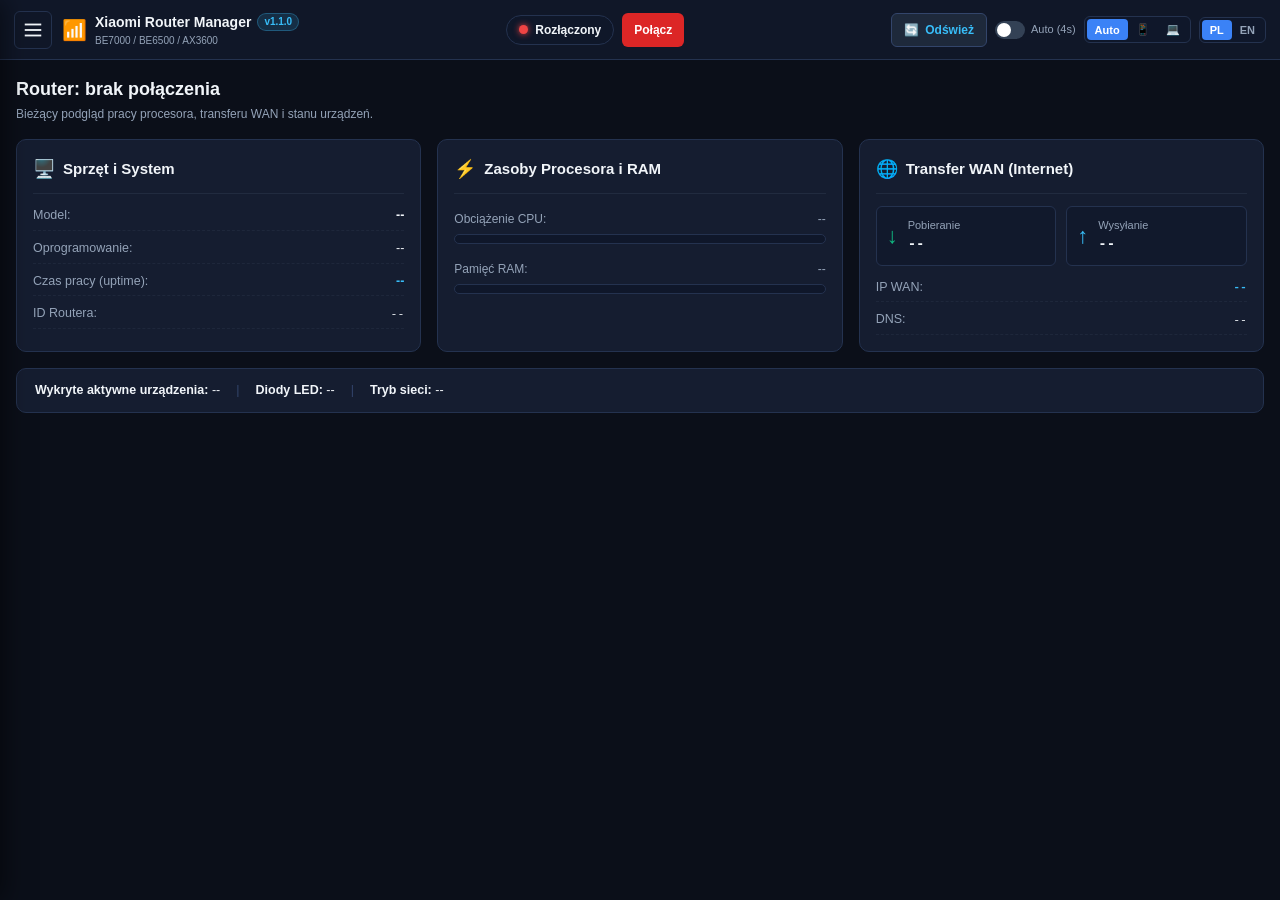
<file: mobile/www/index.html>
<!DOCTYPE html>
<html lang="pl">
<head>
  <meta charset="UTF-8">
  <meta name="viewport" content="width=device-width, initial-scale=1.0, maximum-scale=1.0, user-scalable=no">
  <title>Xiaomi Router Manager (XRM)</title>
  <link rel="stylesheet" href="style.css">
</head>
<body class="theme-dark">
  <div id="app-root" class="mode-auto">

    <!-- 1. GÓRNA BELKA (HEADER) -->
    <header id="main-header">
      <div class="header-left">
        <button id="btn-hamburger" class="btn-icon nav-pulse" title="Menu nawigacji" aria-label="Menu">
          <svg viewBox="0 0 24 24" width="22" height="22" stroke="currentColor" stroke-width="2" fill="none"><line x1="3" y1="12" x2="21" y2="12"></line><line x1="3" y1="6" x2="21" y2="6"></line><line x1="3" y1="18" x2="21" y2="18"></line></svg>
        </button>
        <div class="logo-box">
          <span class="logo-icon">📶</span>
          <div class="logo-text">
            <span class="logo-title">Xiaomi Router Manager <span class="version-badge">v1.1.0</span></span>
            <span class="logo-subtitle" id="header-model-badge">BE7000 / BE6500 / AX3600</span>
          </div>
        </div>
      </div>

      <div class="header-center">
        <div class="status-pill" id="status-pill">
          <span class="status-dot disconnected" id="status-dot"></span>
          <span class="status-text" id="status-text">Rozłączony</span>
        </div>
        <button id="btn-connect" class="btn-head btn-connect">
          Połącz
        </button>
      </div>

      <div class="header-right">
        <!-- Zawsze widoczny globalny przycisk ODŚWIEŻ -->
        <button id="btn-global-refresh" class="btn-head btn-refresh" title="Odśwież dane routera">
          <span class="icon">🔄</span>
          <span class="lbl hide-on-narrow">Odśwież</span>
        </button>

        <!-- Przełącznik autoodświeżania -->
        <label class="auto-refresh-toggle" title="Automatyczne odświeżanie danych co 4 sekundy">
          <input type="checkbox" id="chk-auto-refresh">
          <span class="toggle-slider"></span>
          <span class="toggle-label hide-on-narrow">Auto (4s)</span>
        </label>

        <!-- Przełącznik trybu układu (Auto / Telefon / Tablet) -->
        <div class="seg-btn" id="layout-toggle" title="Wymuś tryb wyświetlania">
          <button data-layout="auto" class="active" title="Automatyczne dopasowanie do ekranu">Auto</button>
          <button data-layout="phone" title="Układ kompaktowy smartfona">📱</button>
          <button data-layout="tablet" title="Układ szeroki tabletu">💻</button>
        </div>

        <!-- Przełącznik języka -->
        <div class="seg-btn" id="lang-toggle">
          <button data-lang="pl" class="active">PL</button>
          <button data-lang="en">EN</button>
        </div>

        <!-- Przycisk Połącz / Rozłącz -->

      </div>
    </header>

    <!-- 2. BOCZNY DRAWER NAWIGACJI (W STYLU HAOS Z AKORDEONEM) -->
    <div id="drawer-backdrop" class="drawer-backdrop"></div>
    <aside id="nav-drawer" class="nav-drawer">
      <div class="drawer-header">
        <div class="drawer-title-box">
          <span class="drawer-logo">📶</span>
          <div>
            <div class="drawer-title">XRM Navigation</div>
            <div class="drawer-subtitle" id="drawer-ip-text">Brama: 192.168.31.1</div>
          </div>
        </div>
        <button id="btn-close-drawer" class="btn-icon" title="Zamknij menu">✕</button>
      </div>

      <nav class="drawer-nav">
        <!-- Grupa 1: Pulpit i Urządzenia -->
        <div class="nav-group open">
          <div class="nav-group-header" data-group="dash">
            <span class="group-icon">📊</span>
            <span class="group-title">Pulpit i Urządzenia</span>
            <span class="group-arrow">▾</span>
          </div>
          <div class="nav-group-items">
            <button class="nav-item active" data-view="dashboard">
              <span class="item-icon">💻</span>
              <span class="item-title">Stan routera</span>
            </button>
            <button class="nav-item" data-view="devices">
              <span class="item-icon">📱</span>
              <span class="item-title">Urządzenia w sieci</span>
              <span class="badge" id="nav-badge-devs">0</span>
            </button>
            <button class="nav-item" data-view="mesh">
              <span class="item-icon">🌐</span>
              <span class="item-title">Topologia i Węzły Mesh</span>
            </button>
          </div>
        </div>

        <!-- Grupa 2: Konfiguracja Sieci -->
        <div class="nav-group open">
          <div class="nav-group-header" data-group="net">
            <span class="group-icon">⚙️</span>
            <span class="group-title">Konfiguracja Sieci</span>
            <span class="group-arrow">▾</span>
          </div>
          <div class="nav-group-items">
            <button class="nav-item" data-view="wan">
              <span class="item-icon">🌍</span>
              <span class="item-title">Ustawienia WAN (Internet)</span>
            </button>
            <button class="nav-item" data-view="lan">
              <span class="item-icon">🖧</span>
              <span class="item-title">Ustawienia LAN i DHCP</span>
              <span class="badge" id="nav-badge-binds">0</span>
            </button>
            <button class="nav-item" data-view="wifi">
              <span class="item-icon">📶</span>
              <span class="item-title">Wi-Fi i Pasma radiowe</span>
            </button>
          </div>
        </div>

        <!-- Grupa 3: Porty i Usługi -->
        <div class="nav-group open">
          <div class="nav-group-header" data-group="ports">
            <span class="group-icon">🔌</span>
            <span class="group-title">Porty i Usługi</span>
            <span class="group-arrow">▾</span>
          </div>
          <div class="nav-group-items">
            <button class="nav-item" data-view="ports">
              <span class="item-icon">⚡</span>
              <span class="item-title">Porty 2.5G i Agregacja (LAG)</span>
            </button>
            <button class="nav-item" data-view="nat">
              <span class="item-icon">🔀</span>
              <span class="item-title">Przekierowania Portów (NAT/DMZ)</span>
            </button>
            <button class="nav-item" data-view="qos"><span class="item-icon">🚀</span><span class="item-title">QoS i Kontrola Pasma</span></button>
            <button class="nav-item" data-view="services"><span class="item-icon">🌐</span><span class="item-title">DDNS i VPN</span></button>
          </div>
        </div>

        <!-- Grupa 4: System i Narzędzia (bezpośredni przycisk bez rozwijania) -->
        <button class="nav-item nav-item-direct" data-view="reboot">
          <span class="item-icon">🛠️</span>
          <span class="item-title">System i Narzędzia</span>
        </button>

        <!-- Wyróżniony przycisk Kreatora Setup na dole menu -->
        <div class="drawer-footer-action">
          <button class="btn-wizard" data-view="wizard">
            <span class="wiz-icon">🪄</span>
            <span class="wiz-text">Kreator Szybkiego Startu</span>
          </button>
          <div class="drawer-version-footer">XRM Mobile v1.1.0</div>
        </div>
      </nav>
    </aside>

    <!-- 3. GŁÓWNY OBSZAR ROBOCZY (WORKSPACE) -->
    <main id="main-content">

      <!-- ============================================================ -->
      <!-- WIDOK 1: KOKPIT NA ŻYWO (DASHBOARD) - STRONA GŁÓWNA           -->
      <!-- ============================================================ -->
      <section id="view-dashboard" class="content-view active">
        <div class="view-header">
          <div>
            <h2 class="view-title" id="dash-router-title">Router: brak połączenia</h2>
            <p class="view-desc" id="dash-router-desc">Bieżący podgląd pracy procesora, transferu WAN i stanu urządzeń.</p>
          </div>

        </div>

        <!-- 3 RÓWNE KOLUMNY KAFELKÓW (ZGODNIE Z WERSJĄ WINDOWS) -->
        <div class="dash-grid-3">
          <!-- Kolumna 1: Sprzęt i System -->
          <div class="card">
            <div class="card-head">
              <span class="card-icon">🖥️</span>
              <h3>Sprzęt i System</h3>
            </div>
            <div class="info-list">
              <div class="info-row">
                <span class="lbl">Model:</span>
                <span class="val bold" id="dash-model">--</span>
              </div>
              <div class="info-row">
                <span class="lbl">Oprogramowanie:</span>
                <span class="val" id="dash-fw">--</span>
              </div>
              <div class="info-row">
                <span class="lbl">Czas pracy (uptime):</span>
                <span class="val highlight" id="dash-uptime">--</span>
              </div>
              <div class="info-row">
                <span class="lbl">ID Routera:</span>
                <span class="val mono" id="dash-routerid">--</span>
              </div>
            </div>
          </div>

          <!-- Kolumna 2: Zasoby Procesora i RAM -->
          <div class="card">
            <div class="card-head">
              <span class="card-icon">⚡</span>
              <h3>Zasoby Procesora i RAM</h3>
            </div>
            <div class="gauge-box">
              <div class="gauge-header">
                <span>Obciążenie CPU:</span>
                <span class="val bold" id="dash-cpu-val">--</span>
              </div>
              <div class="progress-bar">
                <div class="progress-fill fill-cpu" id="dash-cpu-bar" style="width: 0%;"></div>
              </div>
            </div>
            <div class="gauge-box">
              <div class="gauge-header">
                <span>Pamięć RAM:</span>
                <span class="val bold" id="dash-ram-val">--</span>
              </div>
              <div class="progress-bar">
                <div class="progress-fill fill-ram" id="dash-ram-bar" style="width: 0%;"></div>
              </div>
            </div>
          </div>

          <!-- Kolumna 3: Transfer WAN (Internet) -->
          <div class="card">
            <div class="card-head">
              <span class="card-icon">🌐</span>
              <h3>Transfer WAN (Internet)</h3>
            </div>
            <div class="speed-box-container">
              <div class="speed-metric down">
                <span class="speed-arrow">↓</span>
                <div>
                  <div class="speed-label">Pobieranie</div>
                  <div class="speed-value" id="dash-down-speed">--</div>
                </div>
              </div>
              <div class="speed-metric up">
                <span class="speed-arrow">↑</span>
                <div>
                  <div class="speed-label">Wysyłanie</div>
                  <div class="speed-value" id="dash-up-speed">--</div>
                </div>
              </div>
            </div>
            <div class="info-list compact-mt">
              <div class="info-row">
                <span class="lbl">IP WAN:</span>
                <span class="val mono highlight" id="dash-wan-ip">--</span>
              </div>
              <div class="info-row">
                <span class="lbl">DNS:</span>
                <span class="val mono" id="dash-wan-dns">--</span>
              </div>
            </div>
          </div>
        </div>

        <!-- Podsumowanie sieci na dole Pulpitu -->
        <div class="card summary-card">
          <div class="summary-line">
            <span class="summary-item">
              <strong>Wykryte aktywne urządzenia:</strong>
              <span class="badge badge-blue" id="dash-dev-count">--</span>
            </span>
            <span class="summary-sep">|</span>
            <span class="summary-item">
              <strong>Diody LED:</strong>
              <span class="badge badge-green" id="dash-led-status">--</span>
            </span>
            <span class="summary-sep">|</span>
            <span class="summary-item">
              <strong>Tryb sieci:</strong>
              <span class="badge badge-purple" id="dash-net-mode">--</span>
            </span>
          </div>
        </div>
      </section>

      <!-- ============================================================ -->
      <!-- WIDOK 2: URZĄDZENIA W SIECI                                   -->
      <!-- ============================================================ -->
      <section id="view-devices" class="content-view">
        <div class="view-header">
          <div>
            <h2 class="view-title">Urządzenia w sieci</h2>
            <p class="view-desc">Lista aktywnych klientów LAN/Wi-Fi oraz urządzeń ze stałą rezerwacją IP.</p>
          </div>
          <div class="header-actions">
            <input type="text" id="dev-search-input" class="input-search" placeholder="Szukaj (nazwa, IP, MAC)...">
            <select id="dev-sort-select" class="form-select sort-select" aria-label="Sortowanie urządzeń"><option value="original">Kolejność routera</option><option value="ip-asc">IP rosnąco</option><option value="ip-desc">IP malejąco</option><option value="name-asc">Nazwa A-Z</option><option value="name-desc">Nazwa Z-A</option></select>
            <label class="checkbox-inline">
              <input type="checkbox" id="dev-show-offline" checked>
              <span>Pokaż offline</span>
            </label>
          </div>
        </div>

        <div class="dev-list-container" id="devices-container">
          <!-- Dynamicznie generowane wiersze urządzeń w app.js -->
        </div>
      </section>

      <!-- ============================================================ -->
      <!-- WIDOK 3: TOPOLOGIA I WĘZŁY MESH                               -->
      <!-- ============================================================ -->
      <section id="view-mesh" class="content-view">
        <div class="view-header">
          <div>
            <h2 class="view-title">Topologia i Węzły Sieci Mesh</h2>
            <p class="view-desc">Struktura routera nadrzędnego (Master) oraz podłączonych węzłów satelitarnych Mesh.</p>
          </div>
        </div>
        <div class="card" id="mesh-container">
          <div class="mesh-node-card master">
            <div class="node-badge">Router Główny (Master)</div>
            <h3 id="mesh-master-name">--</h3>
            <div class="node-meta">
              <span>IP: <strong id="mesh-master-ip">--</strong></span>
              <span>MAC: <strong id="mesh-master-mac">--</strong></span>
              <span>Klienci: <strong id="mesh-master-clients">--</strong></span>
            </div>
            <div class="mesh-clients-list" id="mesh-master-clients-list"></div>
          </div>
          <div class="mesh-satellites" id="mesh-satellites-list">
            <div class="empty-state">Brak danych o topologii.</div>
          </div>
        </div>
      </section>

      <!-- ============================================================ -->
      <!-- WIDOK 4: USTAWIENIA WAN (INTERNET) - DYNAMICZNY FORMULARZ     -->
      <!-- ============================================================ -->
      <section id="view-wan" class="content-view">
        <div class="view-header">
          <div>
            <h2 class="view-title">Ustawienia Łącza Internetowego (WAN)</h2>
            <p class="view-desc">Konfiguracja protokołu dostawcy Internetu, MTU, DNS oraz klonowania adresu MAC.</p>
          </div>
        </div>

        <div class="grid-2-col">
          <!-- Lewa kolumna: Status WAN -->
          <div class="card">
            <div class="card-head">
              <span class="card-icon">📊</span>
              <h3>Status Połączenia WAN</h3>
            </div>
            <div class="info-list">
              <div class="info-row">
                <span class="lbl">Stan łącza:</span>
                <span class="val bold" id="wan-stat-link">--</span>
              </div>
              <div class="info-row">
                <span class="lbl">Czas połączenia:</span>
                <span class="val" id="wan-stat-uptime">--</span>
              </div>
              <div class="info-row">
                <span class="lbl">Typ połączenia:</span>
                <span class="val highlight" id="wan-stat-proto">PPPoE</span>
              </div>
              <div class="info-row">
                <span class="lbl">Zewnętrzny IP:</span>
                <span class="val mono highlight" id="wan-stat-ip">--</span>
              </div>
              <div class="info-row">
                <span class="lbl">Maska podsieci:</span>
                <span class="val mono" id="wan-stat-mask">--</span>
              </div>
              <div class="info-row">
                <span class="lbl">Brama domyślna:</span>
                <span class="val mono" id="wan-stat-gw">--</span>
              </div>
              <div class="info-row">
                <span class="lbl">Serwery DNS:</span>
                <span class="val mono" id="wan-stat-dns">--</span>
              </div>
              <div class="info-row">
                <span class="lbl">Adres MAC WAN:</span>
                <span class="val mono" id="wan-stat-mac">--</span>
              </div>
              <div class="info-row">
                <span class="lbl">Rozmiar MTU:</span>
                <span class="val bold" id="wan-stat-mtu">-</span>
              </div>
            </div>
            <div class="card-footer">
              <button class="btn-warn" id="btn-restart-wan">🔄 Zrestartuj połączenie WAN</button>
            </div>
          </div>

          <!-- Prawa kolumna: Dynamiczny Formularz Konfiguracji WAN -->
          <div class="card">
            <div class="card-head">
              <span class="card-icon">🛠️</span>
              <h3>Konfiguracja Parametrów WAN</h3>
            </div>

            <!-- Selektor typu połączenia -->
            <div class="form-group">
              <label class="form-label">Wybierz typ połączenia WAN:</label>
              <select id="wan-type-select" class="form-select">
                <option value="dhcp">DHCP (Automatyczny IP od modemu)</option>
                <option value="pppoe">PPPoE (Login i hasło światłowodu / Neostrady)</option>
                <option value="static">Statyczny IP (Stała adresacja ręczna)</option>
              </select>
            </div>

            <!-- Sekcja PPPoE (widoczna tylko dla PPPoE) -->
            <div id="wan-sec-pppoe" class="form-section hidden">
              <div class="form-group">
                <label class="form-label">Nazwa użytkownika PPPoE (Login):</label>
                <input type="text" id="wan-pppoe-user" class="form-input" placeholder="login@isp.pl">
              </div>
              <div class="form-group">
                <label class="form-label">Hasło PPPoE:</label>
                <div class="input-password-wrapper">
                  <input type="password" id="wan-pppoe-pwd" class="form-input" placeholder="••••••••">
                  <button type="button" class="btn-toggle-pwd" id="btn-toggle-pppoe-pwd">👁️</button>
                </div>
              </div>
            </div>

            <!-- Sekcja Statyczny IP (widoczna tylko dla Static IP) -->
            <div id="wan-sec-static" class="form-section hidden">
              <div class="form-group">
                <label class="form-label">Stały adres IP:</label>
                <input type="text" id="wan-static-ip" class="form-input" placeholder="np. 192.168.1.100">
              </div>
              <div class="form-group">
                <label class="form-label">Maska podsieci:</label>
                <input type="text" id="wan-static-mask" class="form-input" placeholder="255.255.255.0">
              </div>
              <div class="form-group">
                <label class="form-label">Brama domyślna:</label>
                <input type="text" id="wan-static-gw" class="form-input" placeholder="192.168.1.1">
              </div>
            </div>

            <!-- Parametry wspólne: MTU, DNS, Klonowanie MAC -->
            <div class="form-group">
              <label class="form-label">Rozmiar jednostki MTU:</label>
              <div class="mtu-row">
                <input type="number" id="wan-mtu-input" class="form-input mtu-field" placeholder="np. 1492 / 1500">
                <div class="mtu-presets">
                  <button type="button" class="btn-preset" data-mtu="1472">1472 (Światłowód)</button>
                  <button type="button" class="btn-preset" data-mtu="1492">1492 (PPPoE)</button>
                  <button type="button" class="btn-preset" data-mtu="1500">1500 (Std)</button>
                </div>
              </div>
            </div>

            <div class="form-group">
              <label class="checkbox-inline">
                <input type="checkbox" id="wan-custom-dns-chk">
                <span>Własne serwery DNS</span>
              </label>
              <div id="wan-dns-box" class="dns-inputs hidden">
                <input type="text" id="wan-dns1" class="form-input" placeholder="Podstawowy DNS (np. 1.1.1.1)">
                <input type="text" id="wan-dns2" class="form-input" placeholder="Zapasowy DNS (np. 8.8.8.8)">
              </div>
            </div>

            <div class="form-group">
              <label class="form-label">Klonowanie adresu MAC WAN:</label>
              <input type="text" id="wan-mac-clone" class="form-input mono" placeholder="Opcjonalny MAC dostawcy">
            </div>

            <div class="card-footer">
              <button class="btn-primary full-width" id="btn-save-wan">💾 Zastosuj Ustawienia WAN</button>
            </div>
          </div>
        </div>
      </section>

      <!-- ============================================================ -->
      <!-- WIDOK 5: USTAWIENIA LAN I DHCP (W TYM REZERWACJE)             -->
      <!-- ============================================================ -->
      <section id="view-lan" class="content-view">
        <div class="view-header">
          <div>
            <h2 class="view-title">Ustawienia LAN i Serwer DHCP</h2>
            <p class="view-desc">Konfiguracja adresu IP routera, puli przydziału adresów oraz tabela stałych rezerwacji DHCP.</p>
          </div>
        </div>

        <div class="grid-2-col">
          <!-- Brama LAN -->
          <div class="card">
            <div class="card-head">
              <span class="card-icon">🖧</span>
              <h3>Adres IP Routera (Brama LAN)</h3>
            </div>
            <div class="form-group">
              <label class="form-label">Adres IP bramy LAN:</label>
              <input type="text" id="lan-ip-input" class="form-input" value="192.168.31.1">
            </div>
            <div class="form-group">
              <label class="form-label">Maska podsieci LAN:</label>
              <input type="text" id="lan-mask-input" class="form-input" value="255.255.255.0">
            </div>
            <button class="btn-danger" id="btn-save-lan-ip">Zapisz IP Routera</button>
          </div>

          <!-- Serwer DHCP -->
          <div class="card">
            <div class="card-head">
              <span class="card-icon">🔄</span>
              <h3>Serwer DHCP</h3>
            </div>
            <div class="form-row-2">
              <div class="form-group">
                <label class="form-label">Początek puli IP:</label>
                <input type="text" id="dhcp-start-input" class="form-input" value="192.168.31.5">
              </div>
              <div class="form-group">
                <label class="form-label">Koniec puli IP:</label>
                <input type="text" id="dhcp-end-input" class="form-input" value="192.168.31.254">
              </div>
            </div>
            <div class="form-group">
              <label class="form-label">Czas dzierżawy (minuty):</label>
              <input type="number" id="dhcp-lease-input" class="form-input" value="720">
            </div>
            <div class="form-row-2">
              <div class="form-group"><label class="form-label" for="dhcp-dns1-input">DNS 1</label><input type="text" id="dhcp-dns1-input" class="form-input" placeholder="Adres IPv4 DNS 1"></div>
              <div class="form-group"><label class="form-label" for="dhcp-dns2-input">DNS 2</label><input type="text" id="dhcp-dns2-input" class="form-input" placeholder="Adres IPv4 DNS 2"></div>
            </div>
            <button class="btn-primary" id="btn-save-dhcp">Zapisz Serwer DHCP</button>
          </div>
        </div>

        <!-- Tabela rezerwacji DHCP -->
        <div class="card card-table-section">
          <div class="card-head-between">
            <div class="card-head-title">
              <span class="card-icon">📌</span>
              <h3>Statyczne Rezerwacje Adresów IP (Static DHCP)</h3>
            </div>
            <button class="btn-primary" id="btn-add-reserve-manual">+ Nowa rezerwacja</button>
            <input type="text" id="dhcp-search-input" class="input-search compact" placeholder="Filtruj rezerwacje...">
            <select id="bind-sort-select" class="form-select sort-select" aria-label="Sortowanie rezerwacji"><option value="original">Kolejność routera</option><option value="ip-asc">IP rosnąco</option><option value="ip-desc">IP malejąco</option><option value="name-asc">Nazwa A-Z</option><option value="name-desc">Nazwa Z-A</option></select>
          </div>
          <div id="binds-list-container" class="devices-list-container">
            <!-- Karty rezerwacji DHCP generowane dynamicznie w app.js -->
          </div>
        </div>
      </section>

      <!-- ============================================================ -->
      <!-- WIDOK 6: WI-FI I PASMA RADIOWE                                -->
      <!-- ============================================================ -->
      <section id="view-wifi" class="content-view">
        <div class="view-header">
          <div>
            <h2 class="view-title">Sieć Bezprzewodowa (Wi-Fi)</h2>
            <p class="view-desc">Konfiguracja pasm 2.4 GHz oraz 5 GHz (Wi-Fi 7 / 6), mocy nadawania i optymalizacja kanałów.</p>
          </div>
          <div class="header-actions">
            <label class="toggle-switch-label">
              <input type="checkbox" id="wifi-switch-smartconnect">
              <span class="toggle-slider"></span>
              <span class="switch-txt">Smart Connect (Wspólne SSID)</span>
            </label>
            <button class="btn-warn" id="btn-wifi-opt">✨ Optymalizuj kanały Wi-Fi</button>
            <button class="btn-secondary" id="btn-wifi-card">🎫 Karta Dostępowa Wi-Fi</button>
          </div>
        </div>

        <!-- Baner informacyjny Smart Connect -->
        <div id="wifi-bsd-banner" class="wifi-banner-info">
          ★ Smart Connect jest WŁĄCZONY - Pasma 2.4 GHz i 5 GHz współdzielą jedno SSID i hasło. Router automatycznie dobiera pasmo.
        </div>

        <div class="card" id="wifi-common-credentials"><h3 id="wifi-common-heading">Wspólna sieć Wi-Fi</h3>
          <div id="wifi-2g-credentials-fields">
            <div class="form-group">
              <label class="form-label" id="wifi-2g-ssid-lbl">Wspólna nazwa (SSID):</label>
              <input type="text" id="wifi-2g-ssid" class="form-input">
            </div>

            <div class="form-group">
              <label class="form-label" id="wifi-2g-enc-lbl">Wspólne szyfrowanie:</label>
              <select id="wifi-2g-enc" class="form-select">
                <option value="psk2+ccmp">WPA2/WPA3 Personal (psk2+ccmp)</option>
                <option value="ccmp">WPA3 Personal (ccmp)</option>
                <option value="psk2">WPA2 Personal (psk2)</option>
                <option value="mixed-psk">WPA/WPA2 Mixed (mixed-psk)</option>
                <option value="none">Brak zabezpieczeń (none)</option>
              </select>
            </div>

            <div class="form-group">
              <label class="form-label" id="wifi-2g-pwd-lbl">Wspólne hasło Wi-Fi:</label>
              <div class="input-password-wrapper">
                <input type="password" id="wifi-2g-pwd" class="form-input">
                <button type="button" class="btn-toggle-pwd" id="btn-toggle-2g-pwd">👁️</button>
              </div>
            </div>

            <div class="form-group">
              <label class="checkbox-inline">
                <input type="checkbox" id="wifi-2g-show-pwd">
                <span>Pokaż hasło w polu</span>
              </label>
            </div>

          </div>
        </div>

        <div class="grid-2-col">
          <!-- Karta Lewa: Pasmo 2.4 GHz (lub Wspólna Sieć) -->
          <div class="card">
            <div class="card-head">
              <div class="head-title-row">
                <span class="card-icon">📶</span>
                <h3 id="wifi-2g-card-title">Wspólna Sieć Wi-Fi i Pasmo 2.4 GHz (Smart Connect)</h3>
              </div>
              <input type="checkbox" id="wifi-2g-enable" checked hidden><span id="wifi-2g-enable-txt" class="status-lbl" hidden></span>
            </div>
            <div id="wifi-2g-credentials-slot"></div>
            
            <div class="form-group">
              <label class="form-label">Moc nadawania (TX Power):</label>
              <select id="wifi-2g-tx" class="form-select">
                <option value="max">Maksymalna (Wzmocniona)</option>
                <option value="mid">Średnia (Standardowa)</option>
                <option value="min">Niska (Oszczędna)</option>
              </select>
            </div>

            <div class="form-row-2">
              <div class="form-group">
                <label class="form-label">Kanał Wi-Fi (Channel):</label>
                <select id="wifi-2g-channel" class="form-select">
                  <option value="0">Auto</option>
                  <option value="1">1</option><option value="2">2</option><option value="3">3</option>
                  <option value="4">4</option><option value="5">5</option><option value="6">6</option>
                  <option value="7">7</option><option value="8">8</option><option value="9">9</option>
                  <option value="10">10</option><option value="11">11</option><option value="12">12</option>
                  <option value="13">13</option>
                </select>
              </div>
              <div class="form-group">
                <label class="form-label">Szerokość pasma (Bandwidth):</label>
                <select id="wifi-2g-bw" class="form-select">
                  <option value="0">40 / 20 MHz</option>
                  <option value="20">20 MHz</option>
                </select>
              </div>
            </div>

            <div class="form-group">
              <label class="toggle-switch-label sm">
                <input type="checkbox" id="wifi-2g-hidden">
                <span class="toggle-slider"></span>
                <span class="switch-txt">Ukryj sieć (Brak rozgłaszania SSID)</span>
              </label>
            </div>

            <div class="wifi-summary-box" id="wifi-2g-summary">
              --
            </div>
          </div>

          <!-- Karta Prawa: Pasmo 5 GHz / Wi-Fi 7 -->
          <div class="card">
            <div class="card-head">
              <div class="head-title-row">
                <span class="card-icon">🚀</span>
                <h3 id="wifi-5g-card-title">Parametry Radiowe 5 GHz (Smart Connect)</h3>
              </div>
              <input type="checkbox" id="wifi-5g-enable" checked hidden><span id="wifi-5g-enable-txt" class="status-lbl" hidden></span>
            </div>

            <!-- Pola 5G (widoczne tylko gdy Smart Connect jest wyłączony) -->
            <div id="wifi-5g-credentials-box" class="hidden">
              <div class="form-group">
                <label class="form-label">Nazwa sieci (SSID 5G):</label>
                <input type="text" id="wifi-5g-ssid" class="form-input">
              </div>

              <div class="form-group">
                <label class="form-label">Szyfrowanie 5G:</label>
                <select id="wifi-5g-enc" class="form-select">
                  <option value="psk2+ccmp">WPA2/WPA3 Personal (psk2+ccmp)</option>
                  <option value="ccmp">WPA3 Personal (ccmp)</option>
                  <option value="psk2">WPA2 Personal (psk2)</option>
                  <option value="mixed-psk">WPA/WPA2 Mixed (mixed-psk)</option>
                  <option value="none">Brak zabezpieczeń (none)</option>
                </select>
              </div>

              <div class="form-group">
                <label class="form-label">Hasło Wi-Fi 5G:</label>
                <div class="input-password-wrapper">
                  <input type="password" id="wifi-5g-pwd" class="form-input">
                  <button type="button" class="btn-toggle-pwd" id="btn-toggle-5g-pwd">👁️</button>
                </div>
              </div>

              <div class="form-group">
                <label class="checkbox-inline">
                  <input type="checkbox" id="wifi-5g-show-pwd">
                  <span>Pokaż hasło w polu</span>
                </label>
              </div>
            </div>

            <div class="form-group">
              <label class="form-label">Moc nadawania (TX Power):</label>
              <select id="wifi-5g-tx" class="form-select">
                <option value="max">Maksymalna (Wzmocniona)</option>
                <option value="mid">Średnia (Standardowa)</option>
                <option value="min">Niska (Oszczędna)</option>
              </select>
            </div>

            <div class="form-row-2">
              <div class="form-group">
                <label class="form-label">Kanał Wi-Fi (Channel):</label>
                <select id="wifi-5g-channel" class="form-select">
                  <option value="0">Auto</option>
                  <option value="36">36</option><option value="40">40</option><option value="44">44</option>
                  <option value="48">48</option><option value="52">52</option><option value="56">56</option>
                  <option value="60">60</option><option value="64">64</option><option value="149">149</option>
                  <option value="153">153</option><option value="157">157</option><option value="161">161</option>
                  <option value="165">165</option>
                </select>
              </div>
              <div class="form-group">
                <label class="form-label">Szerokość pasma (Bandwidth):</label>
                <select id="wifi-5g-bw" class="form-select">
                  <option value="0">160 / 80 / 40 / 20 MHz (Wi-Fi 7)</option>
                  <option value="80">80 / 40 / 20 MHz</option>
                  <option value="40">40 MHz</option>
                  <option value="20">20 MHz</option>
                </select>
              </div>
            </div>

            <div class="form-group">
              <label class="toggle-switch-label sm">
                <input type="checkbox" id="wifi-5g-hidden">
                <span class="toggle-slider"></span>
                <span class="switch-txt">Ukryj sieć (Brak rozgłaszania SSID)</span>
              </label>
            </div>

            <div class="wifi-summary-box" id="wifi-5g-summary">
              --
            </div>
          </div>
        </div>

        <div class="card-footer-box">
          <button class="btn-success full-width" id="btn-save-wifi">Zapisz ustawienia Wi-Fi</button>
        </div>

        <!-- Karta: Zaawansowane Ustawienia Wi-Fi (Funkcje Systemowe i Roaming) -->
        <div class="card mt-16">
          <div class="card-head">
            <span class="card-icon">⚡</span>
            <h3>Zaawansowane Ustawienia Wi-Fi (Funkcje Systemowe i Roaming)</h3>
          </div>

          <div class="adv-wifi-list">
            <!-- 0a. Wi-Fi 7 MLO -->
            <div class="adv-item" id="wifi-adv-mlo-row">
              <div class="adv-info">
                <div class="adv-title">Wi-Fi 7 MLO (Multi-Link Operation)</div>
                <div class="adv-desc">Jednoczesna transmisja na pasmach 2.4 GHz i 5 GHz dla urządzeń Wi-Fi 7.</div>
              </div>
              <label class="toggle-switch-label">
                <input type="checkbox" id="wifi-adv-mlo">
                <span class="toggle-slider"></span>
                <span id="wifi-adv-mlo-lbl" class="status-lbl">Wyłączone</span>
              </label>
            </div>

            <!-- 0b. Tri-Band 5G Split (widoczne tylko gdy features.wifi.split5g == 1, np. BE7000) -->
            <div class="adv-item hidden" id="wifi-adv-split5g-row">
              <div class="adv-info">
                <div class="adv-title">Tryb Tri-Band (Rozdzielenie 5G-1 i 5G-2)</div>
                <div class="adv-desc text-warning">Rozdziela radio 5 GHz na dwa osobne pasma (5G-1 + 5G-2). Zmiana restartuje router.</div>
              </div>
              <label class="toggle-switch-label">
                <input type="checkbox" id="wifi-adv-split5g">
                <span class="toggle-slider"></span>
                <span id="wifi-adv-split5g-lbl" class="status-lbl">Wyłączone</span>
              </label>
            </div>

            <!-- 1. Wi-Fi 5 Kompatybilność -->
            <div class="adv-item">
              <div class="adv-info">
                <div class="adv-title">Tryb zgodności z Wi-Fi 5 (Legacy Wi-Fi 5)</div>
                <div class="adv-desc">Dla starszych urządzeń mających problem z Wi-Fi 6/7. Włączenie wyłącza OFDMA, TWT, BSS Coloring.</div>
              </div>
              <label class="toggle-switch-label">
                <input type="checkbox" id="wifi-adv-w5">
                <span class="toggle-slider"></span>
                <span id="wifi-adv-w5-lbl" class="status-lbl">Wyłączone</span>
              </label>
            </div>

            <!-- 2. TWT -->
            <div class="adv-item">
              <div class="adv-info">
                <div class="adv-title">Tryb oszczędzania energii TWT (Target Wake Time)</div>
                <div class="adv-desc">Target Wake Time: redukuje zużycie baterii urządzeń Wi-Fi 6/7. Starsze urządzenia mogą wymagać wyłączenia tej funkcji.</div>
              </div>
              <label class="toggle-switch-label">
                <input type="checkbox" id="wifi-adv-twt">
                <span class="toggle-slider"></span>
                <span id="wifi-adv-twt-lbl" class="status-lbl">Wyłączone</span>
              </label>
            </div>

            <!-- 3. MU-MIMO -->
            <div class="adv-item">
              <div class="adv-info">
                <div class="adv-title">MU-MIMO i Kształtowanie Wiązki (Beamforming)</div>
                <div class="adv-desc">Jednoczesna komunikacja z wieloma klientami oraz kierunkowe formowanie wiązki sygnału.</div>
              </div>
              <label class="toggle-switch-label">
                <input type="checkbox" id="wifi-adv-mimo" checked>
                <span class="toggle-slider"></span>
                <span id="wifi-adv-mimo-lbl" class="status-lbl">Włączone</span>
              </label>
            </div>

            <!-- 4. Mi Connect -->
            <div class="adv-item">
              <div class="adv-info">
                <div class="adv-title">Szybkie parowanie Xiaomi (Mi Connect)</div>
                <div class="adv-desc">Automatyczne wykrywanie nowych urządzeń Xiaomi IoT w Mi Home i automatyczna synchronizacja hasła Wi-Fi.</div>
              </div>
              <label class="toggle-switch-label">
                <input type="checkbox" id="wifi-adv-miotrelay">
                <span class="toggle-slider"></span>
                <span id="wifi-adv-miotrelay-lbl" class="status-lbl">Wyłączone</span>
              </label>
            </div>

            <!-- 5. Tryb cichy -->
            <div class="adv-item" id="wifi-adv-silence-row">
              <div class="adv-info">
                <div class="adv-title">Tryb cichy Wi-Fi (Tymczasowe wyłączenie)</div>
                <div class="adv-desc text-danger">Wyłącza wszystkie radia Wi-Fi do restartu routera. Po restarcie Wi-Fi włącza się ponownie automatycznie.</div>
              </div>
              <label class="toggle-switch-label">
                <input type="checkbox" id="wifi-adv-silence">
                <span class="toggle-slider"></span>
                <span id="wifi-adv-silence-lbl" class="status-lbl">Wyłączone</span>
              </label>
            </div>

            <!-- 6. Roaming Mesh 802.11k/v -->
            <div class="adv-item-col">
              <div class="adv-item no-border">
                <div class="adv-info">
                  <div class="adv-title">Ręczne parametry roamingu Mesh (802.11k/v)</div>
                  <div class="adv-desc">Wymusza przełączenie terminala (802.11k/v) do silniejszego węzła Mesh, gdy RSSI spadnie poniżej progu.</div>
                </div>
                <label class="toggle-switch-label">
                  <input type="checkbox" id="wifi-adv-roam">
                  <span class="toggle-slider"></span>
                  <span id="wifi-adv-roam-lbl" class="status-lbl">Domyślne</span>
                </label>
              </div>

              <!-- Paski progów roamingu -->
              <div id="wifi-roam-box" class="roam-box hidden">
                <div class="form-row-2">
                  <div class="form-group">
                    <label class="form-label">Próg 2.4 GHz (dBm):</label>
                    <input type="number" id="wifi-roam-2g" class="form-input" value="-65">
                  </div>
                  <div class="form-group">
                    <label class="form-label">Próg 5 GHz (dBm):</label>
                    <input type="number" id="wifi-roam-5g" class="form-input" value="-70">
                  </div>
                </div>
                <button class="btn-primary" id="btn-save-roam">Zapisz Progi Roamingu</button>
              </div>
            </div>
          </div>
        </div>
      </section>

      <!-- ============================================================ -->
      <!-- WIDOK 7: PORTY 2.5G I AGREGACJA (LAG)                         -->
      <!-- ============================================================ -->
      <section id="view-ports" class="content-view">
        <div class="view-header">
          <div>
            <h2 class="view-title">Zarządzanie Portami 4x 2.5 Gbps</h2>
            <p class="view-desc">Kliknij w port fizyczny, aby sprawdzić stan lub wybierz zaawansowaną funkcję sprzętową.</p>
          </div>
        </div>

        <p id="ports-read-status" class="text-warning" role="status"></p>
        <!-- Stan portów fizycznych -->
        <div class="ports-grid-4" id="ports-hardware-grid">
          <div class="port-card" data-port="1">
            <div class="port-number">Port 1 (2.5G)</div>
            <div class="port-spec">2.5G RJ45</div>
            <div class="port-badge badge-down">Rola nieznana</div>
            <div class="port-status status-down">Brak danych</div>
          </div>
          <div class="port-card" data-port="2">
            <div class="port-number">Port 2 (2.5G)</div>
            <div class="port-spec">2.5G RJ45</div>
            <div class="port-badge badge-down">Rola nieznana</div>
            <div class="port-status status-down">Brak danych</div>
          </div>
          <div class="port-card" data-port="3">
            <div class="port-number">Port 3 (2.5G)</div>
            <div class="port-spec">2.5G RJ45</div>
            <div class="port-badge badge-down">Rola nieznana</div>
            <div class="port-status status-down">Brak danych</div>
          </div>
          <div class="port-card" data-port="4">
            <div class="port-number">Port 4 (2.5G)</div>
            <div class="port-spec">2.5G RJ45</div>
            <div class="port-badge badge-down">Rola nieznana</div>
            <div class="port-status status-down">Brak danych</div>
          </div>
        </div>

        <!-- SELEKTOR FUNKCJI ZAAWANSOWANYCH (ROZWIJANE MENU ZAMIAST 4 ŚCIŚNIĘTYCH PRZYCISKÓW) -->
        <div class="card port-config-card">
          <div class="card-head-between">
            <div class="card-head-title">
              <span class="card-icon">⚡</span>
              <h3>Konfiguracja Zaawansowanej Roli Portów</h3>
            </div>
            <div class="select-role-wrapper">
              <label class="form-label inline">Wybierz funkcję:</label>
              <select id="ports-function-select" class="form-select highlight-select">
                <option value="lag">Agregacja LAN (LAG - łączenie portów)</option>
                <option value="dualwan">Dual WAN (Drugi dostawca Internetu)</option>
                <option value="iptv">Telewizja IP (IPTV Bridge VLAN)</option>
                <option value="game">Port Sieciowy Gry (Gaming QoS VIP)</option>
              </select>
            </div>
          </div>

          <!-- Karta 1: Agregacja LAN (LAG) -->
          <div id="port-sec-lag" class="port-subview">
            <div class="subview-header">
              <div>
                <h4>Agregacja Portów LAN (Link Aggregation / LAG)</h4>
                <p class="subview-desc">Łączy dwa porty LAN w jeden wirtualny kanał transmisyjny o podwójnej przepustowości (pod serwer NAS lub switch LACP).</p>
              </div>
              <label class="toggle-switch">
                <input type="checkbox" id="lag-enabled-chk">
                <span class="toggle-slider"></span>
              </label>
            </div>
            <div class="form-row-2">
              <div class="form-group">
                <label class="form-label">Para portów do agregacji:</label>
                <select id="lag-ports-select" class="form-select">
                  <option value="3+4">Port 3 + Port 4</option>
                  <option value="2+3">Port 2 + Port 3</option>
                </select>
              </div>
              <div class="form-group">
                <label class="form-label">Tryb agregacji:</label>
                <select id="lag-mode-select" class="form-select">
                  <option value="lacp">Dynamiczny LACP (802.3ad)</option>
                  <option value="static">Statyczny Trunk</option>
                </select>
              </div>
            </div>
            <button class="btn-primary" id="btn-save-lag" disabled>Zapisz Konfigurację LAG</button>
          </div>

          <!-- Karta 2: Dual WAN -->
          <div id="port-sec-dualwan" class="port-subview hidden">
            <div class="subview-header">
              <div>
                <h4>Dual WAN (Drugie łącze internetowe)</h4>
                <p class="subview-desc">Pozwala podłączyć drugiego operatora (np. światłowód + backup LTE) do wybranego portu.</p>
              </div>
              <label class="toggle-switch">
                <input type="checkbox" id="dualwan-enabled-chk">
                <span class="toggle-slider"></span>
              </label>
            </div>
            <div class="form-row-2">
              <div class="form-group">
                <label class="form-label">Drugi port WAN (WAN2):</label>
                <select id="dualwan-port-select" class="form-select">
                  <option value="2">Port 2 (2.5G)</option>
                  <option value="3">Port 3 (2.5G)</option>
                  <option value="4">Port 4 (2.5G)</option>
                </select>
              </div>
              <div class="form-group">
                <label class="form-label">Tryb pracy Dual WAN:</label>
                <select id="dualwan-mode-select" class="form-select">
                  <option value="load">Równoważenie obciążenia (Load Balancing)</option>
                  <option value="failover">Zapasowe przełączanie awaryjne (Failover)</option>
                </select>
              </div>
            </div>
            <button class="btn-primary" id="btn-save-dualwan" disabled>Zapisz Konfigurację Dual WAN</button>
          </div>

          <!-- Karta 3: IPTV -->
          <div id="port-sec-iptv" class="port-subview hidden">
            <div class="subview-header">
              <div>
                <h4>Telewizja IP (IPTV Bridge VLAN)</h4>
                <p class="subview-desc">Przekazuje ruch telewizyjny bezpośrednio do dekodera ISP z pominięciem natywnego routingu.</p>
              </div>
              <label class="toggle-switch">
                <input type="checkbox" id="iptv-enabled-chk">
                <span class="toggle-slider"></span>
              </label>
            </div>
            <div class="form-row-2">
              <div class="form-group">
                <label class="form-label">Port dedykowany IPTV:</label>
                <select id="iptv-port-select" class="form-select">
                  <option value="2">Port 2 (2.5G)</option>
                  <option value="3">Port 3 (2.5G)</option>
                  <option value="4">Port 4 (2.5G)</option>
                </select>
              </div>
              <div class="form-group">
                <label class="form-label">VLAN ID dla IPTV (VID):</label>
                <input type="number" id="iptv-vid-input" class="form-input" placeholder="np. 100 lub puste">
              </div>
            </div>
            <button class="btn-primary" id="btn-save-iptv" disabled>Zapisz Konfigurację IPTV</button>
          </div>

          <!-- Karta 4: Gaming Port -->
          <div id="port-sec-game" class="port-subview hidden">
            <div class="subview-header">
              <div>
                <h4>Port Sieciowy Gry (Gaming QoS VIP)</h4>
                <p class="subview-desc">Nadaje bezwzględny priorytet pakietom z podłączonej konsoli lub PC dla najniższego pingu.</p>
              </div>
              <label class="toggle-switch">
                <input type="checkbox" id="game-enabled-chk">
                <span class="toggle-slider"></span>
              </label>
            </div>
            <div class="form-group">
              <label class="form-label">Wybierz port priorytetowy:</label>
              <select id="game-port-select" class="form-select">
                <option value="1">Port 1 (2.5G)</option>
                <option value="2">Port 2 (2.5G)</option>
                <option value="3">Port 3 (2.5G)</option>
              </select>
            </div>
            <button class="btn-primary" id="btn-save-game" disabled>Zapisz Konfigurację Portu Gry</button>
          </div>
        </div>
      </section>

      <!-- ============================================================ -->
      <!-- WIDOK 8: PRZEKIEROWANIA PORTÓW (NAT / DMZ)                    -->
      <!-- ============================================================ -->
      <section id="view-nat" class="content-view">
        <div class="view-header">
          <div>
            <h2 class="view-title">Przekierowania Portów i Strefa DMZ</h2>
            <p class="view-desc">Udostępnianie usług lokalnych na zewnątrz routera oraz wystawianie hosta DMZ.</p>
          </div>
        </div>

        <p id="nat-read-status" class="text-warning" role="status"></p>
        <div class="card"><h3>Przekierowania pojedynczych portów</h3><div id="nat-single-list" class="nat-list">Brak danych</div></div>
        <div class="card"><h3>Przekierowania zakresów portów</h3><div id="nat-range-list" class="nat-list">Brak danych</div><button class="btn-secondary" id="btn-add-range" disabled>Dodaj zakres portów</button></div>
        <div class="card"><h3>Automatyczne mapowanie portów (UPnP)</h3><label class="checkbox-inline"><input type="checkbox" id="upnp-switch" disabled><span id="upnp-state-text">Stan UPnP nieodczytany</span></label><div id="upnp-list" class="nat-list">Brak danych</div></div>
        <div class="grid-2-col">
          <!-- DMZ -->
          <div class="card">
            <div class="card-head">
              <span class="card-icon">🎯</span>
              <h3>Strefa DMZ (Demilitarized Zone)</h3>
            </div>
            <p class="card-desc">Przekazuje cały ruch przychodzący bez reguł na jeden konkretny adres IP w sieci domowej.</p>
            <div class="form-group">
              <label class="checkbox-inline">
                <input type="checkbox" id="dmz-enabled-chk" disabled>
                <span>Włącz strefę DMZ</span>
              </label>
            </div>
            <div class="form-group">
              <label class="form-label">Adres IP hosta DMZ:</label>
              <input type="text" id="dmz-ip-input" class="form-input" placeholder="np. 192.168.31.50">
            </div>
            <button class="btn-primary" id="btn-save-dmz" disabled>Zapisz Ustawienia DMZ</button>
          </div>

          <!-- Nowe przekierowanie -->
          <div class="card">
            <div class="card-head">
              <span class="card-icon">➕</span>
              <h3>Dodaj Przekierowanie Portu</h3>
            </div>
            <div class="form-group">
              <label class="form-label">Nazwa reguły:</label>
              <input type="text" id="nat-name-input" class="form-input" placeholder="np. Serwer WWW">
            </div>
            <div class="form-row-2">
              <div class="form-group">
                <label class="form-label">Port zewn.:</label>
                <input type="number" id="nat-ext-port" class="form-input" placeholder="80">
              </div>
              <div class="form-group">
                <label class="form-label">Port wewn.:</label>
                <input type="number" id="nat-int-port" class="form-input" placeholder="80">
              </div>
            </div>
            <div class="form-row-2">
              <div class="form-group">
                <label class="form-label">Protokół:</label>
                <select id="nat-proto-select" class="form-select">
                  <option value="tcp">TCP</option>
                  <option value="udp">UDP</option>
                  <option value="all">TCP + UDP</option>
                </select>
              </div>
              <div class="form-group">
                <label class="form-label">IP lokalne:</label>
                <input type="text" id="nat-target-ip" class="form-input" placeholder="192.168.31.10">
              </div>
            </div>
            <button class="btn-primary" id="btn-add-nat-rule" disabled>+ Dodaj Regułę Portu</button>
          </div>
        </div>
      </section>

      <!-- ============================================================ -->
      <!-- WIDOK 9: QOS I KONTROLA PASMA                                 -->
      <!-- ============================================================ -->
      <section id="view-qos" class="content-view">
        <div class="view-header">
          <div>
            <h2 class="view-title">Inteligentny QoS i Kontrola Pasma</h2>
            <p class="view-desc">Zarządzanie priorytetami ruchu sieciowego dla gier, wideo i pracy zdalnej.</p>
          </div>
        </div>
        <div class="card">
          <div class="card-head">
            <span class="card-icon">🚀</span>
            <h3>Priorytetyzacja Pasma (QoS)</h3>
          </div>
          <div class="form-group">
            <label class="checkbox-inline">
              <input type="checkbox" id="qos-enabled-chk">
              <span>Włącz inteligentną optymalizację QoS</span>
            </label>
          </div>
          <div class="form-group">
            <label class="form-label">Profil priorytetu:</label>
            <div class="seg-btn full-width" id="qos-mode-selector">
              <button data-mode="auto" class="active">Automatyczny</button>
              <button data-mode="game">Gaming (Gry)</button>
              <button data-mode="web">Przeglądanie</button>
              <button data-mode="video">Wideo / Streaming</button>
            </div>
          </div>
          <div class="form-row-2"><div class="form-group"><label class="form-label">Pobieranie (Mbps)</label><input class="form-input" type="number" min="1" id="qos-download"></div><div class="form-group"><label class="form-label">Wysyłanie (Mbps)</label><input class="form-input" type="number" min="1" id="qos-upload"></div></div><button class="btn-primary" id="btn-save-qos-band">Zapisz prędkość łącza</button>
          <button class="btn-primary" id="btn-save-qos">Zapisz Ustawienia QoS</button>
        </div>
      </section>

      <section id="view-services" class="content-view">
        <div class="view-header"><div><h2 class="view-title">DDNS i VPN</h2><p class="view-desc">Usługi dynamicznego DNS i profile klienta VPN.</p></div></div>
        <div class="grid-2-col">
          <div class="card"><h3>Dynamiczny DNS (DDNS)</h3><div id="ddns-list" class="nat-list">Brak danych</div>
            <h4>Dodaj usługę DDNS</h4><div class="form-group"><label class="form-label">Dostawca</label><select id="ddns-provider" class="form-select"><option>no-ip.com</option><option>cloudflare.com</option><option>dyndns.com</option><option>oray.com</option><option>pubyun.com</option><option>3322.org</option><option>alidns.com</option><option>dnspod.cn</option><option>huaweicloud.com</option><option>baidu.com</option></select></div>
            <div class="form-group"><label class="form-label">Domena</label><input id="ddns-domain" class="form-input"></div><div class="form-group"><label class="form-label">Nazwa użytkownika</label><input id="ddns-user" class="form-input" placeholder="Dla Cloudflare wpisz Bearer lub zostaw puste"></div><div class="form-group"><label class="form-label">Hasło</label><input id="ddns-password" class="form-input" type="password"></div><button id="ddns-add" class="btn-primary">Dodaj DDNS</button></div>
          <div class="card"><h3>Klient VPN</h3><p id="vpn-status">Brak danych</p><div id="vpn-list" class="nat-list">Brak danych</div><button id="vpn-disconnect" class="btn-secondary">Rozłącz VPN</button><h4>Dodaj profil VPN</h4>
            <div class="form-group"><label class="form-label">Nazwa profilu</label><input id="vpn-name" class="form-input" placeholder="np. VPN Praca"></div><div class="form-group"><label class="form-label">Protokół</label><select id="vpn-proto" class="form-select"><option>l2tp</option><option>pptp</option></select></div><div class="form-group"><label class="form-label">Serwer</label><input id="vpn-server" class="form-input"></div><div class="form-group"><label class="form-label">Nazwa użytkownika</label><input id="vpn-user" class="form-input"></div><div class="form-group"><label class="form-label">Hasło</label><input id="vpn-password" class="form-input" type="password"></div><label class="checkbox-inline"><input type="checkbox" id="vpn-auto"><span>Automatyczne łączenie</span></label><button id="vpn-add" class="btn-primary">Dodaj VPN</button>
          </div>
        </div>
        <div class="card"><h3>Smart VPN</h3><p>Dzielenie ruchu VPN według domen lub urządzeń.</p><label class="checkbox-inline"><input type="checkbox" id="smartvpn-enabled" disabled><span>Włącz Smart VPN</span></label><select id="smartvpn-mode" class="form-select" disabled><option value="1">Domeny</option><option value="2">Urządzenia</option></select><button id="smartvpn-save" class="btn-primary" disabled>Zapisz Smart VPN</button></div>
      </section>

      <!-- ============================================================ -->
      <!-- WIDOK 10: SYSTEM, NARZĘDZIA I DIODY LED                      -->
      <!-- ============================================================ -->

      <!-- ============================================================ -->
      <!-- WIDOK 11: KOPIA I PRZYWRACANIE JSON                          -->
      <!-- ============================================================ -->

      <!-- ============================================================ -->
      <!-- WIDOK 13: RESTART ROUTERA                                     -->
      <!-- ============================================================ -->
      <section id="view-reboot" class="content-view">
        <div class="view-header">
          <div>
            <h2 class="view-title">System i konserwacja</h2>
            <p class="view-desc">Bezpieczeństwo, ustawienia sprzętowe, raporty i konserwacja routera.</p>
          </div>
        </div>
        <div class="grid-2-col system-overview">
          <div class="card"><h3>Strefa bezpieczeństwa i hasła</h3><p class="card-desc">Zmiana hasła administratora oraz nazwy routera.</p><button class="btn-primary" id="system-change-password">Zmień hasło administratora</button><button class="btn-secondary" id="system-rename-router" style="margin-top:8px">Zmień nazwę routera</button></div>
          <div class="card"><h3>Kopia i przywracanie</h3><p>Kopia JSON obejmuje pełną konfigurację routera (w tym hasła). Przy przywracaniu wybierzesz dokładne sekcje do wgrania.</p><div class="backup-actions-bar"><button class="btn-primary" id="btn-save-snapshot">Utwórz kopię zapasową (.json)</button><label class="btn-secondary">Wczytaj kopię JSON <input type="file" id="backup-file-input" accept="application/json,.json" hidden></label><button class="btn-warn" id="btn-apply-json" disabled>Wybierz sekcje do przywrócenia</button><button class="btn-secondary" id="btn-official-backup">Pobierz oficjalną kopię Xiaomi (.tar.gz)</button></div><p id="backup-file-status" role="status">Nie wczytano kopii JSON.</p><p>Oficjalna kopia Xiaomi (.tar.gz) zapisuje natywne archiwum konfiguracji z routera.</p></div>
          <div class="card"><h3>Raporty i dokumentacja sieci</h3><p class="card-desc">Raport stanu routera i urządzeń.</p><button class="btn-primary" id="btn-export-md">Eksportuj raport do Markdown (.md)</button></div>
          <div class="card"><h3>Diody LED routera</h3><div class="form-group"><label class="toggle-switch"><input type="checkbox" id="led-switch" disabled><span class="toggle-slider"></span></label><span id="led-status-lbl" class="bold">Brak danych</span></div><div id="extra-leds-box" class="hidden"><div class="form-group" style="margin-top:8px"><label class="checkbox-inline"><input type="checkbox" id="all-led-switch"><span>Wszystkie diody (Master LED)</span></label></div><div class="form-group"><label class="checkbox-inline"><input type="checkbox" id="eth-led-switch"><span>Diody portów Ethernet (LAN)</span></label></div><div class="form-group hidden" id="effect-light-row"><label class="checkbox-inline"><input type="checkbox" id="effect-light-switch"><span>Podświetlenie obudowy (Effect Light)</span></label></div></div><button class="btn-primary" id="btn-save-led" disabled>Zapisz stan diod</button></div>
          <div class="card"><h3>Konserwacja i system</h3><p id="system-router-time">Czas routera: --</p><div id="nfc-controls-box"><button class="btn-secondary" id="btn-nfc-enable">Włącz NFC</button><button class="btn-secondary" id="btn-nfc-disable">Wyłącz NFC</button></div><button class="btn-secondary" id="btn-sync-time">Synchronizuj czas z urządzeniem</button><button class="btn-secondary" id="btn-check-firmware">Sprawdź aktualizacje firmware</button></div>
          <div class="card"><h3>Strefa czasowa routera</h3><p class="card-desc">Ustaw strefę czasową routera niezależnie od synchronizacji czasu. Wpływa na harmonogramy, logi i chmurę Xiaomi Cloud.</p><div class="form-group"><label class="form-label">Strefa czasowa (Timezone):</label><select id="system-tz-select" class="form-select"><option value="">-- ładowanie... --</option></select></div><button class="btn-primary" id="btn-save-tz">Zapisz strefę czasową</button></div>
        </div>
        <div class="card danger-card">
          <div class="card-head">
            <span class="card-icon">⚠️</span>
            <h3>Ponowne Uruchomienie Routera</h3>
          </div>
          <p class="card-desc">Restart spowoduje chwilowe przerwanie połączenia z Internetem i sieciami Wi-Fi na około 60-90 sekund.</p>
          <button class="btn-danger" id="btn-reboot-router">🔄 Zrestartuj Router Teraz</button>
          <p class="card-desc">Przywrócenie ustawień fabrycznych usuwa konfigurację routera i wymaga ponownego skonfigurowania sieci.</p>
          <button class="btn-danger" id="btn-factory-reset">Przywróć ustawienia fabryczne</button>
        </div>
      </section>

      <!-- ============================================================ -->
      <!-- WIDOK 14: KREATOR PIERWSZEJ KONFIGURACJI (QUICK SETUP)        -->
      <!-- ============================================================ -->
      <section id="view-wizard" class="content-view">
        <div class="view-header">
          <div>
            <h2 class="view-title">Kreator Pierwszej Konfiguracji (Quick Setup)</h2>
            <p class="view-desc">Uruchomienie nowego lub zresetowanego routera w 3 prostych krokach.</p>
          </div>
        </div>
        <div class="card">
          <div class="wizard-steps-indicator">
            <span class="step-num active">1. Tryb WAN</span> →
            <span class="step-num">2. Wi-Fi</span> →
            <span class="step-num">3. Hasło i Strefa</span>
          </div>
          <div id="wiz-factory-banner" class="wifi-banner-info hidden"></div>
          <div class="form-group">
            <label class="form-label">Wybierz typ połączenia WAN dostawcy:</label>
            <select id="wiz-proto" class="form-select">
              <option value="dhcp">Automatyczny DHCP (Kablówka / Modem)</option>
              <option value="pppoe">PPPoE (Światłowód z loginem i hasłem)</option>
              <option value="static">Statyczny IP</option>
            </select>
          </div>
          <div id="wiz-pppoe-box" class="form-section hidden">
            <div class="form-group">
              <label class="form-label">Login PPPoE:</label>
              <input type="text" id="wiz-pppoe-user" class="form-input" placeholder="login@isp.pl">
            </div>
            <div class="form-group">
              <label class="form-label">Hasło PPPoE:</label>
              <input type="password" id="wiz-pppoe-pwd" class="form-input" placeholder="Hasło od dostawcy">
            </div>
          </div>
          <div id="wiz-static-box" class="form-section hidden">
            <div class="form-group">
              <label class="form-label">Stały adres IP:</label>
              <input type="text" id="wiz-static-ip" class="form-input" placeholder="np. 192.168.1.100">
            </div>
            <div class="form-group">
              <label class="form-label">Maska podsieci:</label>
              <input type="text" id="wiz-static-mask" class="form-input" value="255.255.255.0">
            </div>
            <div class="form-group">
              <label class="form-label">Brama domyślna:</label>
              <input type="text" id="wiz-static-gw" class="form-input" placeholder="np. 192.168.1.1">
            </div>
          </div>
          <div class="form-group">
            <label class="form-label">Nazwa Twojej sieci domowej Wi-Fi (SSID):</label>
            <input type="text" id="wiz-ssid" class="form-input" placeholder="np. Xiaomi_Home_WiFi">
          </div>
          <div class="form-group">
            <label class="form-label">Hasło do Wi-Fi:</label>
            <input type="text" id="wiz-pwd" class="form-input" placeholder="Minimum 8 znaków">
          </div>
          <div class="form-group">
            <label class="checkbox-inline">
              <input type="checkbox" id="wiz-same-pwd" checked>
              <span>Użyj tego samego hasła dla panelu administratora routera</span>
            </label>
          </div>
          <div id="wiz-admin-pwd-box" class="form-group hidden">
            <label class="form-label">Osobne hasło administratora routera:</label>
            <input type="password" id="wiz-admin-pwd" class="form-input" placeholder="Minimum 8 znaków">
          </div>
          <div class="form-group">
            <label class="form-label">🌍 Strefa czasowa routera (Timezone):</label>
            <select id="wiz-tz-select" class="form-select"><option value="">-- ładowanie... --</option></select>
            <p class="card-desc" style="margin-top:4px">Wymagane do poprawnych harmonogramów i synchronizacji z Xiaomi Cloud.</p>
          </div>
          <button class="btn-primary" id="btn-wizard-apply">🚀 Zastosuj i Uruchom Router</button>
        </div>
      </section>

    </main>

    <!-- 4. MODAL LOGOWANIA Z HASŁEM I OPCJĄ ZAPAMIĘTANIA -->
    <div id="modal-login" class="modal-backdrop">
      <div class="modal-dialog">
        <div class="modal-header">
          <div class="modal-title-box">
            <span class="modal-icon">🔐</span>
            <h3>Logowanie do Xiaomi Routera</h3>
          </div>
          <button class="btn-icon" id="btn-login-close">✕</button>
        </div>
        <div class="modal-body">
          <div class="form-group">
            <label class="form-label">Adres IP Bramy Routera:</label>
            <input type="text" id="login-ip-input" class="form-input" value="192.168.31.1">
          </div>
          <div class="form-group">
            <label class="form-label">Metoda uwierzytelnienia:</label>
            <div class="seg-btn full-width" id="login-mode-selector">
              <button data-mode="pwd" class="active">Hasło Routera</button>
              <button data-mode="stok">Link / Token Stok</button>
            </div>
          </div>
          <div class="form-group" id="login-sec-pwd">
            <label class="form-label">Hasło Administratora:</label>
            <div class="input-password-wrapper">
              <input type="password" id="login-pwd-input" class="form-input" placeholder="Wpisz hasło routera...">
              <button type="button" class="btn-toggle-pwd" id="btn-toggle-login-pwd">👁️</button>
            </div>
          </div>
          <div class="form-group hidden" id="login-sec-stok">
            <label class="form-label">Link z przeglądarki lub Token Stok:</label>
            <input type="text" id="login-stok-input" class="form-input mono" placeholder="Wklej pełny link z ;stok= lub sam token...">
          </div>
          <div class="form-group">
            <label class="checkbox-inline">
              <input type="checkbox" id="login-remember-pwd">
              <span>Zapamiętaj logowanie na tym urządzeniu</span>
            </label>
          </div>
          <div class="helper-hint">
            💡 Możesz zalogować się hasłem routera lub wkleić link ze strony głównej routera z przeglądarki (z parametrem ;stok=).
          </div>
        </div>
        <div class="modal-footer">
          <button class="btn-secondary" id="btn-login-cancel">Anuluj</button>
          <button class="btn-primary" id="btn-login-submit">Połącz i Zaloguj</button>
        </div>
      </div>
    </div>

    <!-- 5. MODAL REZERWACJI DHCP (DODAWANIE / EDYCJA) -->
    <div id="modal-reserve" class="modal-backdrop">
      <div class="modal-dialog">
        <div class="modal-header">
          <div class="modal-title-box">
            <span class="modal-icon">📌</span>
            <h3 id="modal-reserve-title">Rezerwacja Stałego Adresu IP</h3>
          </div>
          <button class="btn-icon" id="btn-reserve-close">✕</button>
        </div>
        <div class="modal-body">
          <div class="form-group">
            <label class="form-label">Nazwa / Opis Urządzenia:</label>
            <input type="text" id="reserve-name-input" class="form-input" placeholder="np. Serwer NAS">
          </div>
          <div class="form-group">
            <label class="form-label">Adres MAC:</label>
            <input type="text" id="reserve-mac-input" class="form-input mono" placeholder="AA:BB:CC:DD:EE:FF">
          </div>
          <div class="form-group">
            <label class="form-label">Przypisany Stały Adres IP:</label>
            <input type="text" id="reserve-ip-input" class="form-input" placeholder="192.168.31.X">
          </div>
        </div>
        <div class="modal-footer">
          <button class="btn-secondary" id="btn-reserve-cancel">Anuluj</button>
          <button class="btn-primary" id="btn-reserve-save">Zapisz Rezerwację</button>
        </div>
      </div>
    </div>

    <!-- 6. MODAL KARTY DOSTĘPOWEJ WI-FI -->
    <div id="modal-wcard" class="modal-backdrop">
      <div class="modal-dialog">
        <div class="modal-header">
          <div class="modal-title-box">
            <span class="modal-icon">🎫</span>
            <h3>Karta Dostępowa Sieci Wi-Fi</h3>
          </div>
          <button class="btn-icon" id="btn-wcard-close">✕</button>
        </div>
        <div class="modal-body">
          <div class="wcard-box">
            <div class="wcard-badge" id="wcard-type-badge">★ Domowa Sieć Wi-Fi (Smart Connect)</div>
            <div class="wcard-field">
              <span class="wcard-lbl">Nazwa sieci (SSID):</span>
              <span class="wcard-val bold" id="wcard-ssid-val">MyWiFi</span>
            </div>
            <div class="wcard-field">
              <span class="wcard-lbl">Szyfrowanie:</span>
              <span class="wcard-val" id="wcard-enc-val">WPA2/WPA3 Personal</span>
            </div>
            <div class="wcard-field">
              <span class="wcard-lbl">Hasło dostępu:</span>
              <div class="wcard-pwd-row">
                <span class="wcard-pwd mono" id="wcard-pwd-val">••••••••</span>
                <button type="button" class="btn-sm btn-secondary" id="btn-wcard-copy-pwd">📋 Kopiuj</button>
              </div>
            </div>
            <div class="wcard-qr-container" id="wcard-qr-box">
              <div class="wcard-qr-hint">Zeskanuj telefonem, aby połączyć się z Wi-Fi:</div>
              <div id="wcard-qr-code" class="qr-placeholder"></div>
            </div>
          </div>
        </div>
        <div class="modal-footer">
          <button class="btn-secondary" id="btn-wcard-cancel">Zamknij</button>
          <button class="btn-primary" id="btn-wcard-copy-all">📋 Kopiuj dane do schowka</button>
        </div>
      </div>
    </div>

  </div>

  <script src="translations.js"></script>
  <script src="app.js"></script>
</body>
</html>
</file>
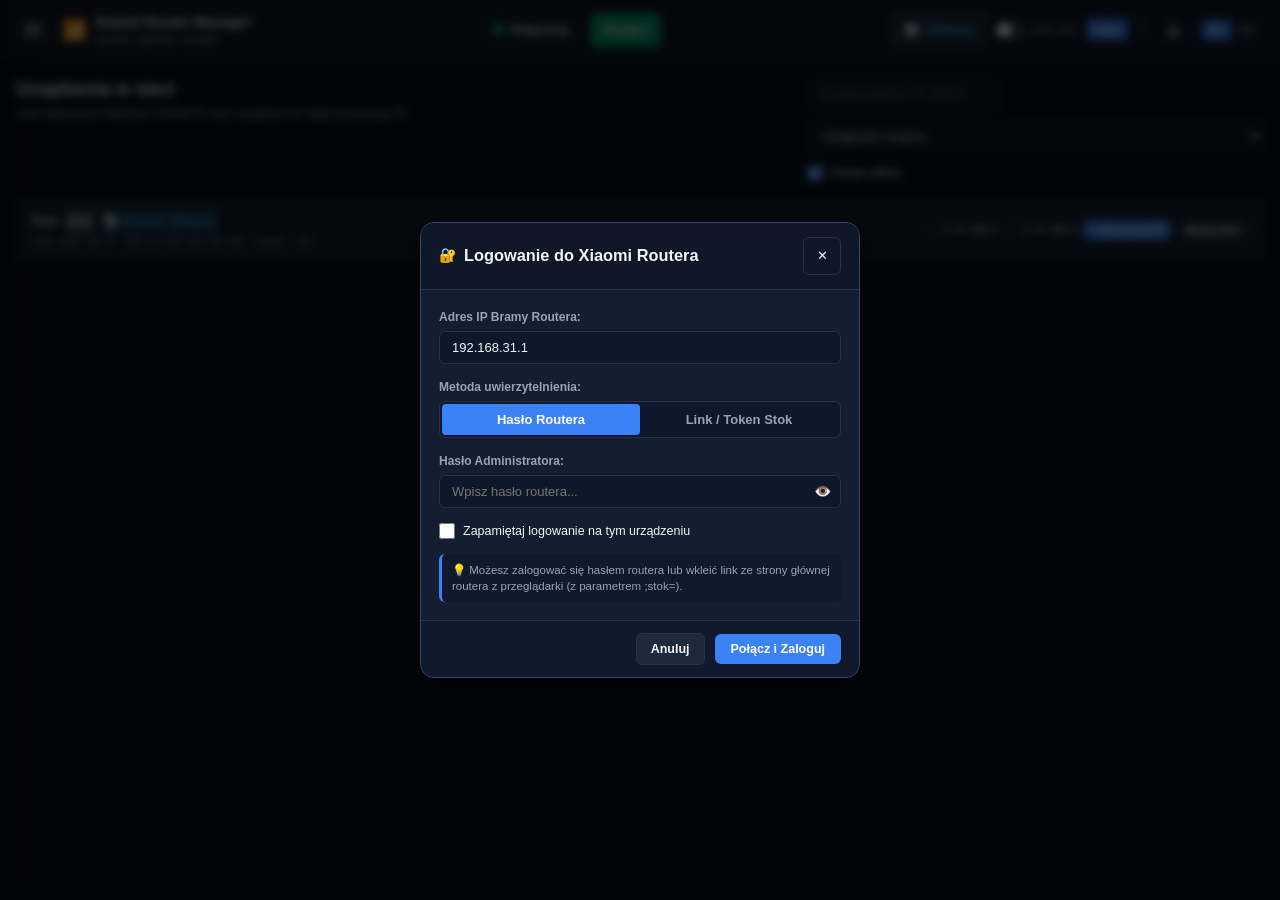
<file: tests/test-ui.html>
<!DOCTYPE html>
<html lang="pl">
<head>
  <meta charset="UTF-8">
  <meta name="viewport" content="width=device-width, initial-scale=1.0, maximum-scale=1.0, user-scalable=no">
  <title>Xiaomi Router Manager (XRM)</title>
  <link rel="stylesheet" href="../mobile/www/style.css">
</head>
<body class="theme-dark">
  <div id="app-root" class="mode-auto">

    <!-- 1. GÓRNA BELKA (HEADER) -->
    <header id="main-header">
      <div class="header-left">
        <button id="btn-hamburger" class="btn-icon nav-pulse" title="Menu nawigacji" aria-label="Menu">
          <svg viewBox="0 0 24 24" width="22" height="22" stroke="currentColor" stroke-width="2" fill="none"><line x1="3" y1="12" x2="21" y2="12"></line><line x1="3" y1="6" x2="21" y2="6"></line><line x1="3" y1="18" x2="21" y2="18"></line></svg>
        </button>
        <div class="logo-box">
          <span class="logo-icon">📶</span>
          <div class="logo-text">
            <span class="logo-title">Xiaomi Router Manager</span>
            <span class="logo-subtitle" id="header-model-badge">BE7000 / BE6500 / AX3600</span>
          </div>
        </div>
      </div>

      <div class="header-center">
        <div class="status-pill" id="status-pill">
          <span class="status-dot disconnected" id="status-dot"></span>
          <span class="status-text" id="status-text">Rozłączony</span>
        </div>
        <button id="btn-connect" class="btn-head btn-connect">
          Połącz
        </button>
      </div>

      <div class="header-right">
        <!-- Zawsze widoczny globalny przycisk ODŚWIEŻ -->
        <button id="btn-global-refresh" class="btn-head btn-refresh" title="Odśwież dane routera">
          <span class="icon">🔄</span>
          <span class="lbl hide-on-narrow">Odśwież</span>
        </button>

        <!-- Przełącznik autoodświeżania -->
        <label class="auto-refresh-toggle" title="Automatyczne odświeżanie danych co 4 sekundy">
          <input type="checkbox" id="chk-auto-refresh">
          <span class="toggle-slider"></span>
          <span class="toggle-label hide-on-narrow">Auto (4s)</span>
        </label>

        <!-- Przełącznik trybu układu (Auto / Telefon / Tablet) -->
        <div class="seg-btn" id="layout-toggle" title="Wymuś tryb wyświetlania">
          <button data-layout="auto" class="active" title="Automatyczne dopasowanie do ekranu">Auto</button>
          <button data-layout="phone" title="Układ kompaktowy smartfona">📱</button>
          <button data-layout="tablet" title="Układ szeroki tabletu">💻</button>
        </div>

        <!-- Przełącznik języka -->
        <div class="seg-btn" id="lang-toggle">
          <button data-lang="pl" class="active">PL</button>
          <button data-lang="en">EN</button>
        </div>

        <!-- Przycisk Połącz / Rozłącz -->

      </div>
    </header>

    <!-- 2. BOCZNY DRAWER NAWIGACJI (W STYLU HAOS Z AKORDEONEM) -->
    <div id="drawer-backdrop" class="drawer-backdrop"></div>
    <aside id="nav-drawer" class="nav-drawer">
      <div class="drawer-header">
        <div class="drawer-title-box">
          <span class="drawer-logo">📶</span>
          <div>
            <div class="drawer-title">XRM Navigation</div>
            <div class="drawer-subtitle" id="drawer-ip-text">Brama: 192.168.31.1</div>
          </div>
        </div>
        <button id="btn-close-drawer" class="btn-icon" title="Zamknij menu">✕</button>
      </div>

      <nav class="drawer-nav">
        <!-- Grupa 1: Pulpit i Urządzenia -->
        <div class="nav-group open">
          <div class="nav-group-header" data-group="dash">
            <span class="group-icon">📊</span>
            <span class="group-title">Pulpit i Urządzenia</span>
            <span class="group-arrow">▾</span>
          </div>
          <div class="nav-group-items">
            <button class="nav-item active" data-view="dashboard">
              <span class="item-icon">💻</span>
              <span class="item-title">Stan routera</span>
            </button>
            <button class="nav-item" data-view="devices">
              <span class="item-icon">📱</span>
              <span class="item-title">Urządzenia w sieci</span>
              <span class="badge" id="nav-badge-devs">0</span>
            </button>
            <button class="nav-item" data-view="mesh">
              <span class="item-icon">🌐</span>
              <span class="item-title">Topologia i Węzły Mesh</span>
            </button>
          </div>
        </div>

        <!-- Grupa 2: Konfiguracja Sieci -->
        <div class="nav-group open">
          <div class="nav-group-header" data-group="net">
            <span class="group-icon">⚙️</span>
            <span class="group-title">Konfiguracja Sieci</span>
            <span class="group-arrow">▾</span>
          </div>
          <div class="nav-group-items">
            <button class="nav-item" data-view="wan">
              <span class="item-icon">🌍</span>
              <span class="item-title">Ustawienia WAN (Internet)</span>
            </button>
            <button class="nav-item" data-view="lan">
              <span class="item-icon">🖧</span>
              <span class="item-title">Ustawienia LAN i DHCP</span>
              <span class="badge" id="nav-badge-binds">0</span>
            </button>
            <button class="nav-item" data-view="wifi">
              <span class="item-icon">📶</span>
              <span class="item-title">Wi-Fi i Pasma radiowe</span>
            </button>
          </div>
        </div>

        <!-- Grupa 3: Porty i Usługi -->
        <div class="nav-group open">
          <div class="nav-group-header" data-group="ports">
            <span class="group-icon">🔌</span>
            <span class="group-title">Porty i Usługi</span>
            <span class="group-arrow">▾</span>
          </div>
          <div class="nav-group-items">
            <button class="nav-item" data-view="ports">
              <span class="item-icon">⚡</span>
              <span class="item-title">Porty 2.5G i Agregacja (LAG)</span>
            </button>
            <button class="nav-item" data-view="nat">
              <span class="item-icon">🔀</span>
              <span class="item-title">Przekierowania Portów (NAT/DMZ)</span>
            </button>
            <button class="nav-item" data-view="qos"><span class="item-icon">🚀</span><span class="item-title">QoS i Kontrola Pasma</span></button>
            <button class="nav-item" data-view="services"><span class="item-icon">🌐</span><span class="item-title">DDNS i VPN</span></button>
          </div>
        </div>

        <!-- Grupa 4: System i Narzędzia -->
        <div class="nav-group open">
          <div class="nav-group-header" data-group="sys">
            <span class="group-icon">🛠️</span>
            <span class="group-title">System i Narzędzia</span>
            <span class="group-arrow">▾</span>
          </div>
          <div class="nav-group-items">
            <button class="nav-item" data-view="reboot">
              <span class="item-icon">🔄</span>
              <span class="item-title">System i konserwacja</span>
            </button>
          </div>
        </div>

        <!-- Wyróżniony przycisk Kreatora Setup na dole menu -->
        <div class="drawer-footer-action">
          <button class="btn-wizard" data-view="wizard">
            <span class="wiz-icon">🪄</span>
            <span class="wiz-text">Kreator Szybkiego Startu</span>
          </button>
        </div>
      </nav>
    </aside>

    <!-- 3. GŁÓWNY OBSZAR ROBOCZY (WORKSPACE) -->
    <main id="main-content">

      <!-- ============================================================ -->
      <!-- WIDOK 1: KOKPIT NA ŻYWO (DASHBOARD) - STRONA GŁÓWNA           -->
      <!-- ============================================================ -->
      <section id="view-dashboard" class="content-view active">
        <div class="view-header">
          <div>
            <h2 class="view-title" id="dash-router-title">Router: brak połączenia</h2>
            <p class="view-desc" id="dash-router-desc">Bieżący podgląd pracy procesora, transferu WAN i stanu urządzeń.</p>
          </div>

        </div>

        <!-- 3 RÓWNE KOLUMNY KAFELKÓW (ZGODNIE Z WERSJĄ WINDOWS) -->
        <div class="dash-grid-3">
          <!-- Kolumna 1: Sprzęt i System -->
          <div class="card">
            <div class="card-head">
              <span class="card-icon">🖥️</span>
              <h3>Sprzęt i System</h3>
            </div>
            <div class="info-list">
              <div class="info-row">
                <span class="lbl">Model:</span>
                <span class="val bold" id="dash-model">--</span>
              </div>
              <div class="info-row">
                <span class="lbl">Oprogramowanie:</span>
                <span class="val" id="dash-fw">--</span>
              </div>
              <div class="info-row">
                <span class="lbl">Czas pracy (uptime):</span>
                <span class="val highlight" id="dash-uptime">--</span>
              </div>
              <div class="info-row">
                <span class="lbl">ID Routera:</span>
                <span class="val mono" id="dash-routerid">--</span>
              </div>
            </div>
          </div>

          <!-- Kolumna 2: Zasoby Procesora i RAM -->
          <div class="card">
            <div class="card-head">
              <span class="card-icon">⚡</span>
              <h3>Zasoby Procesora i RAM</h3>
            </div>
            <div class="gauge-box">
              <div class="gauge-header">
                <span>Obciążenie CPU:</span>
                <span class="val bold" id="dash-cpu-val">--</span>
              </div>
              <div class="progress-bar">
                <div class="progress-fill fill-cpu" id="dash-cpu-bar" style="width: 0%;"></div>
              </div>
            </div>
            <div class="gauge-box">
              <div class="gauge-header">
                <span>Pamięć RAM:</span>
                <span class="val bold" id="dash-ram-val">--</span>
              </div>
              <div class="progress-bar">
                <div class="progress-fill fill-ram" id="dash-ram-bar" style="width: 0%;"></div>
              </div>
            </div>
          </div>

          <!-- Kolumna 3: Transfer WAN (Internet) -->
          <div class="card">
            <div class="card-head">
              <span class="card-icon">🌐</span>
              <h3>Transfer WAN (Internet)</h3>
            </div>
            <div class="speed-box-container">
              <div class="speed-metric down">
                <span class="speed-arrow">↓</span>
                <div>
                  <div class="speed-label">Pobieranie</div>
                  <div class="speed-value" id="dash-down-speed">--</div>
                </div>
              </div>
              <div class="speed-metric up">
                <span class="speed-arrow">↑</span>
                <div>
                  <div class="speed-label">Wysyłanie</div>
                  <div class="speed-value" id="dash-up-speed">--</div>
                </div>
              </div>
            </div>
            <div class="info-list compact-mt">
              <div class="info-row">
                <span class="lbl">IP WAN:</span>
                <span class="val mono highlight" id="dash-wan-ip">--</span>
              </div>
              <div class="info-row">
                <span class="lbl">DNS:</span>
                <span class="val mono" id="dash-wan-dns">--</span>
              </div>
            </div>
          </div>
        </div>

        <!-- Podsumowanie sieci na dole Pulpitu -->
        <div class="card summary-card">
          <div class="summary-line">
            <span class="summary-item">
              <strong>Wykryte aktywne urządzenia:</strong>
              <span class="badge badge-blue" id="dash-dev-count">--</span>
            </span>
            <span class="summary-sep">|</span>
            <span class="summary-item">
              <strong>Diody LED:</strong>
              <span class="badge badge-green" id="dash-led-status">--</span>
            </span>
            <span class="summary-sep">|</span>
            <span class="summary-item">
              <strong>Tryb sieci:</strong>
              <span class="badge badge-purple" id="dash-net-mode">--</span>
            </span>
          </div>
        </div>
      </section>

      <!-- ============================================================ -->
      <!-- WIDOK 2: URZĄDZENIA W SIECI                                   -->
      <!-- ============================================================ -->
      <section id="view-devices" class="content-view">
        <div class="view-header">
          <div>
            <h2 class="view-title">Urządzenia w sieci</h2>
            <p class="view-desc">Lista aktywnych klientów LAN/Wi-Fi oraz urządzeń ze stałą rezerwacją IP.</p>
          </div>
          <div class="header-actions">
            <input type="text" id="dev-search-input" class="input-search" placeholder="Szukaj (nazwa, IP, MAC)...">
            <select id="dev-sort-select" class="form-select sort-select" aria-label="Sortowanie urządzeń"><option value="original">Kolejność routera</option><option value="ip-asc">IP rosnąco</option><option value="ip-desc">IP malejąco</option><option value="name-asc">Nazwa A-Z</option><option value="name-desc">Nazwa Z-A</option></select>
            <label class="checkbox-inline">
              <input type="checkbox" id="dev-show-offline" checked>
              <span>Pokaż offline</span>
            </label>
          </div>
        </div>

        <div class="dev-list-container" id="devices-container">
          <!-- Dynamicznie generowane wiersze urządzeń w app.js -->
        </div>
      </section>

      <!-- ============================================================ -->
      <!-- WIDOK 3: TOPOLOGIA I WĘZŁY MESH                               -->
      <!-- ============================================================ -->
      <section id="view-mesh" class="content-view">
        <div class="view-header">
          <div>
            <h2 class="view-title">Topologia i Węzły Sieci Mesh</h2>
            <p class="view-desc">Struktura routera nadrzędnego (Master) oraz podłączonych węzłów satelitarnych Mesh.</p>
          </div>
        </div>
        <div class="card" id="mesh-container">
          <div class="mesh-node-card master">
            <div class="node-badge">Router Główny (Master)</div>
            <h3 id="mesh-master-name">--</h3>
            <div class="node-meta">
              <span>IP: <strong id="mesh-master-ip">--</strong></span>
              <span>MAC: <strong id="mesh-master-mac">--</strong></span>
              <span>Klienci: <strong id="mesh-master-clients">--</strong></span>
            </div>
          </div>
          <div class="mesh-satellites" id="mesh-satellites-list">
            <div class="empty-state">Brak danych o topologii.</div>
          </div>
        </div>
      </section>

      <!-- ============================================================ -->
      <!-- WIDOK 4: USTAWIENIA WAN (INTERNET) - DYNAMICZNY FORMULARZ     -->
      <!-- ============================================================ -->
      <section id="view-wan" class="content-view">
        <div class="view-header">
          <div>
            <h2 class="view-title">Ustawienia Łącza Internetowego (WAN)</h2>
            <p class="view-desc">Konfiguracja protokołu dostawcy Internetu, MTU, DNS oraz klonowania adresu MAC.</p>
          </div>
        </div>

        <div class="grid-2-col">
          <!-- Lewa kolumna: Status WAN -->
          <div class="card">
            <div class="card-head">
              <span class="card-icon">📊</span>
              <h3>Status Połączenia WAN</h3>
            </div>
            <div class="info-list">
              <div class="info-row">
                <span class="lbl">Stan łącza:</span>
                <span class="val bold" id="wan-stat-link">--</span>
              </div>
              <div class="info-row">
                <span class="lbl">Czas połączenia:</span>
                <span class="val" id="wan-stat-uptime">--</span>
              </div>
              <div class="info-row">
                <span class="lbl">Typ połączenia:</span>
                <span class="val highlight" id="wan-stat-proto">PPPoE</span>
              </div>
              <div class="info-row">
                <span class="lbl">Zewnętrzny IP:</span>
                <span class="val mono highlight" id="wan-stat-ip">--</span>
              </div>
              <div class="info-row">
                <span class="lbl">Maska podsieci:</span>
                <span class="val mono" id="wan-stat-mask">--</span>
              </div>
              <div class="info-row">
                <span class="lbl">Brama domyślna:</span>
                <span class="val mono" id="wan-stat-gw">--</span>
              </div>
              <div class="info-row">
                <span class="lbl">Serwery DNS:</span>
                <span class="val mono" id="wan-stat-dns">--</span>
              </div>
              <div class="info-row">
                <span class="lbl">Adres MAC WAN:</span>
                <span class="val mono" id="wan-stat-mac">--</span>
              </div>
              <div class="info-row">
                <span class="lbl">Rozmiar MTU:</span>
                <span class="val bold" id="wan-stat-mtu">1472</span>
              </div>
            </div>
            <div class="card-footer">
              <button class="btn-warn" id="btn-restart-wan">🔄 Zrestartuj połączenie WAN</button>
            </div>
          </div>

          <!-- Prawa kolumna: Dynamiczny Formularz Konfiguracji WAN -->
          <div class="card">
            <div class="card-head">
              <span class="card-icon">🛠️</span>
              <h3>Konfiguracja Parametrów WAN</h3>
            </div>

            <!-- Selektor typu połączenia -->
            <div class="form-group">
              <label class="form-label">Wybierz typ połączenia WAN:</label>
              <select id="wan-type-select" class="form-select">
                <option value="dhcp">DHCP (Automatyczny IP od modemu)</option>
                <option value="pppoe">PPPoE (Login i hasło światłowodu / Neostrady)</option>
                <option value="static">Statyczny IP (Stała adresacja ręczna)</option>
              </select>
            </div>

            <!-- Sekcja PPPoE (widoczna tylko dla PPPoE) -->
            <div id="wan-sec-pppoe" class="form-section hidden">
              <div class="form-group">
                <label class="form-label">Nazwa użytkownika PPPoE (Login):</label>
                <input type="text" id="wan-pppoe-user" class="form-input" placeholder="login@isp.pl">
              </div>
              <div class="form-group">
                <label class="form-label">Hasło PPPoE:</label>
                <div class="input-password-wrapper">
                  <input type="password" id="wan-pppoe-pwd" class="form-input" placeholder="••••••••">
                  <button type="button" class="btn-toggle-pwd" id="btn-toggle-pppoe-pwd">👁️</button>
                </div>
              </div>
            </div>

            <!-- Sekcja Statyczny IP (widoczna tylko dla Static IP) -->
            <div id="wan-sec-static" class="form-section hidden">
              <div class="form-group">
                <label class="form-label">Stały adres IP:</label>
                <input type="text" id="wan-static-ip" class="form-input" placeholder="np. 192.168.1.100">
              </div>
              <div class="form-group">
                <label class="form-label">Maska podsieci:</label>
                <input type="text" id="wan-static-mask" class="form-input" placeholder="255.255.255.0">
              </div>
              <div class="form-group">
                <label class="form-label">Brama domyślna:</label>
                <input type="text" id="wan-static-gw" class="form-input" placeholder="192.168.1.1">
              </div>
            </div>

            <!-- Parametry wspólne: MTU, DNS, Klonowanie MAC -->
            <div class="form-group">
              <label class="form-label">Rozmiar jednostki MTU:</label>
              <div class="mtu-row">
                <input type="number" id="wan-mtu-input" class="form-input mtu-field" value="1472">
                <div class="mtu-presets">
                  <button type="button" class="btn-preset" data-mtu="1472">1472 (Światłowód)</button>
                  <button type="button" class="btn-preset" data-mtu="1492">1492 (PPPoE)</button>
                  <button type="button" class="btn-preset" data-mtu="1500">1500 (Std)</button>
                </div>
              </div>
            </div>

            <div class="form-group">
              <label class="checkbox-inline">
                <input type="checkbox" id="wan-custom-dns-chk">
                <span>Własne serwery DNS</span>
              </label>
              <div id="wan-dns-box" class="dns-inputs hidden">
                <input type="text" id="wan-dns1" class="form-input" placeholder="Podstawowy DNS (np. 1.1.1.1)">
                <input type="text" id="wan-dns2" class="form-input" placeholder="Zapasowy DNS (np. 8.8.8.8)">
              </div>
            </div>

            <div class="form-group">
              <label class="form-label">Klonowanie adresu MAC WAN:</label>
              <input type="text" id="wan-mac-clone" class="form-input mono" placeholder="Opcjonalny MAC dostawcy">
            </div>

            <div class="card-footer">
              <button class="btn-primary full-width" id="btn-save-wan">💾 Zastosuj Ustawienia WAN</button>
            </div>
          </div>
        </div>
      </section>

      <!-- ============================================================ -->
      <!-- WIDOK 5: USTAWIENIA LAN I DHCP (W TYM REZERWACJE)             -->
      <!-- ============================================================ -->
      <section id="view-lan" class="content-view">
        <div class="view-header">
          <div>
            <h2 class="view-title">Ustawienia LAN i Serwer DHCP</h2>
            <p class="view-desc">Konfiguracja adresu IP routera, puli przydziału adresów oraz tabela stałych rezerwacji DHCP.</p>
          </div>
          <div class="header-actions">
            <button class="btn-primary" id="btn-add-reserve-manual">+ Nowa rezerwacja</button>
          </div>
        </div>

        <div class="grid-2-col">
          <!-- Brama LAN -->
          <div class="card">
            <div class="card-head">
              <span class="card-icon">🖧</span>
              <h3>Adres IP Routera (Brama LAN)</h3>
            </div>
            <div class="form-group">
              <label class="form-label">Adres IP bramy LAN:</label>
              <input type="text" id="lan-ip-input" class="form-input" value="192.168.31.1">
            </div>
            <div class="form-group">
              <label class="form-label">Maska podsieci LAN:</label>
              <input type="text" id="lan-mask-input" class="form-input" value="255.255.255.0">
            </div>
            <button class="btn-primary" id="btn-save-lan-ip">Zapisz IP Routera</button>
          </div>

          <!-- Serwer DHCP -->
          <div class="card">
            <div class="card-head">
              <span class="card-icon">🔄</span>
              <h3>Serwer DHCP</h3>
            </div>
            <div class="form-row-2">
              <div class="form-group">
                <label class="form-label">Początek puli IP:</label>
                <input type="text" id="dhcp-start-input" class="form-input" value="192.168.31.5">
              </div>
              <div class="form-group">
                <label class="form-label">Koniec puli IP:</label>
                <input type="text" id="dhcp-end-input" class="form-input" value="192.168.31.254">
              </div>
            </div>
            <div class="form-group">
              <label class="form-label">Czas dzierżawy (minuty):</label>
              <input type="number" id="dhcp-lease-input" class="form-input" value="720">
            </div>
            <div class="form-row-2">
              <div class="form-group"><label class="form-label" for="dhcp-dns1-input">DNS 1</label><input type="text" id="dhcp-dns1-input" class="form-input" placeholder="Adres IPv4 DNS 1"></div>
              <div class="form-group"><label class="form-label" for="dhcp-dns2-input">DNS 2</label><input type="text" id="dhcp-dns2-input" class="form-input" placeholder="Adres IPv4 DNS 2"></div>
            </div>
            <button class="btn-primary" id="btn-save-dhcp">Zapisz Serwer DHCP</button>
          </div>
        </div>

        <!-- Tabela rezerwacji DHCP -->
        <div class="card card-table-section">
          <div class="card-head-between">
            <div class="card-head-title">
              <span class="card-icon">📌</span>
              <h3>Statyczne Rezerwacje Adresów IP (Static DHCP)</h3>
            </div>
            <input type="text" id="dhcp-search-input" class="input-search compact" placeholder="Filtruj rezerwacje...">
            <select id="bind-sort-select" class="form-select sort-select" aria-label="Sortowanie rezerwacji"><option value="original">Kolejność routera</option><option value="ip-asc">IP rosnąco</option><option value="ip-desc">IP malejąco</option><option value="name-asc">Nazwa A-Z</option><option value="name-desc">Nazwa Z-A</option></select>
          </div>
          <div class="table-responsive">
            <table class="data-table" id="table-dhcp-binds">
              <thead>
                <tr>
                  <th>Nazwa / Urządzenie</th>
                  <th>Adres IP</th>
                  <th>Adres MAC</th>
                  <th class="text-right">Akcje</th>
                </tr>
              </thead>
              <tbody id="binds-tbody">
                <!-- Wiersze generowane dynamicznie w app.js -->
              </tbody>
            </table>
          </div>
        </div>
      </section>

      <!-- ============================================================ -->
      <!-- WIDOK 6: WI-FI I PASMA RADIOWE                                -->
      <!-- ============================================================ -->
      <section id="view-wifi" class="content-view">
        <div class="view-header">
          <div>
            <h2 class="view-title">Sieć Bezprzewodowa (Wi-Fi)</h2>
            <p class="view-desc">Konfiguracja pasm 2.4 GHz oraz 5 GHz (Wi-Fi 7 / 6), mocy nadawania i optymalizacja kanałów.</p>
          </div>
          <div class="header-actions">
            <label class="toggle-switch-label">
              <input type="checkbox" id="wifi-switch-smartconnect">
              <span class="toggle-slider"></span>
              <span class="switch-txt">Smart Connect (Wspólne SSID)</span>
            </label>
            <button class="btn-warn" id="btn-wifi-opt">✨ Optymalizuj kanały Wi-Fi</button>
            <button class="btn-secondary" id="btn-wifi-card">🎫 Karta Dostępowa Wi-Fi</button>
          </div>
        </div>

        <!-- Baner informacyjny Smart Connect (Wi-Fi 双频合一) -->
        <div id="wifi-bsd-banner" class="wifi-banner-info">
          ★ Smart Connect (Wi-Fi 双频合一) jest WŁĄCZONY - Pasma 2.4 GHz i 5 GHz współdzielą jedno SSID i hasło. Router automatycznie dobiera pasmo.
        </div>

        <div class="card" id="wifi-common-credentials"><h3 id="wifi-common-heading">Wspólna sieć Wi-Fi</h3>
          <div id="wifi-2g-credentials-fields">
            <div class="form-group">
              <label class="form-label" id="wifi-2g-ssid-lbl">Wspólna nazwa (SSID):</label>
              <input type="text" id="wifi-2g-ssid" class="form-input">
            </div>

            <div class="form-group">
              <label class="form-label" id="wifi-2g-enc-lbl">Wspólne szyfrowanie:</label>
              <select id="wifi-2g-enc" class="form-select">
                <option value="sae-mixed">WPA2/WPA3 Personal (sae-mixed)</option>
                <option value="psk2">WPA2 Personal (psk2)</option>
                <option value="sae">WPA3 Personal (sae)</option>
                <option value="none">Brak zabezpieczeń (Otwarte)</option>
              </select>
            </div>

            <div class="form-group">
              <label class="form-label" id="wifi-2g-pwd-lbl">Wspólne hasło Wi-Fi:</label>
              <div class="input-password-wrapper">
                <input type="password" id="wifi-2g-pwd" class="form-input">
                <button type="button" class="btn-toggle-pwd" id="btn-toggle-2g-pwd">👁️</button>
              </div>
            </div>

            <div class="form-group">
              <label class="checkbox-inline">
                <input type="checkbox" id="wifi-2g-show-pwd">
                <span>Pokaż hasło w polu</span>
              </label>
            </div>

          </div>
        </div>

        <div class="grid-2-col">
          <!-- Karta Lewa: Pasmo 2.4 GHz (lub Wspólna Sieć) -->
          <div class="card">
            <div class="card-head">
              <div class="head-title-row">
                <span class="card-icon">📶</span>
                <h3 id="wifi-2g-card-title">Wspólna Sieć Wi-Fi i Pasmo 2.4 GHz (Smart Connect)</h3>
              </div>
              <input type="checkbox" id="wifi-2g-enable" checked hidden><span id="wifi-2g-enable-txt" class="status-lbl" hidden></span>
            </div>
            <div id="wifi-2g-credentials-slot"></div>
            
            <div class="form-group">
              <label class="form-label">Moc nadawania (TX Power):</label>
              <select id="wifi-2g-tx" class="form-select">
                <option value="max">Maksymalna (Wzmocniona)</option>
                <option value="mid">Średnia (Standardowa)</option>
                <option value="min">Niska (Oszczędna)</option>
              </select>
            </div>

            <div class="form-row-2">
              <div class="form-group">
                <label class="form-label">Kanał Wi-Fi (Channel):</label>
                <select id="wifi-2g-channel" class="form-select">
                  <option value="0">Auto</option>
                  <option value="1">1</option><option value="2">2</option><option value="3">3</option>
                  <option value="4">4</option><option value="5">5</option><option value="6">6</option>
                  <option value="7">7</option><option value="8">8</option><option value="9">9</option>
                  <option value="10">10</option><option value="11">11</option><option value="12">12</option>
                  <option value="13">13</option>
                </select>
              </div>
              <div class="form-group">
                <label class="form-label">Szerokość pasma (Bandwidth):</label>
                <select id="wifi-2g-bw" class="form-select">
                  <option value="0">40 / 20 MHz</option>
                  <option value="20">20 MHz</option>
                </select>
              </div>
            </div>

            <div class="form-group">
              <label class="toggle-switch-label sm">
                <input type="checkbox" id="wifi-2g-hidden">
                <span class="toggle-slider"></span>
                <span class="switch-txt">Ukryj sieć (Brak rozgłaszania SSID)</span>
              </label>
            </div>

            <div class="wifi-summary-box" id="wifi-2g-summary">
              --
            </div>
          </div>

          <!-- Karta Prawa: Pasmo 5 GHz / Wi-Fi 7 -->
          <div class="card">
            <div class="card-head">
              <div class="head-title-row">
                <span class="card-icon">🚀</span>
                <h3 id="wifi-5g-card-title">Parametry Radiowe 5 GHz (Smart Connect)</h3>
              </div>
              <input type="checkbox" id="wifi-5g-enable" checked hidden><span id="wifi-5g-enable-txt" class="status-lbl" hidden></span>
            </div>

            <!-- Baner synchronizacji z 2.4 GHz przy Smart Connect -->
            <div id="wifi-5g-sync-banner" class="wifi-sync-info">
              ★ Smart Connect włączony: Pasmo 5 GHz korzysta ze wspólnych danych podanych powyżej.
            </div>

            <!-- Pola 5G (widoczne tylko gdy Smart Connect jest wyłączony) -->
            <div id="wifi-5g-credentials-box" class="hidden">
              <div class="form-group">
                <label class="form-label">Nazwa sieci (SSID 5G):</label>
                <input type="text" id="wifi-5g-ssid" class="form-input">
              </div>

              <div class="form-group">
                <label class="form-label">Szyfrowanie 5G:</label>
                <select id="wifi-5g-enc" class="form-select">
                  <option value="sae-mixed">WPA2/WPA3 Personal (sae-mixed)</option>
                  <option value="psk2">WPA2 Personal (psk2)</option>
                  <option value="sae">WPA3 Personal (sae)</option>
                  <option value="none">Brak zabezpieczeń (Otwarte)</option>
                </select>
              </div>

              <div class="form-group">
                <label class="form-label">Hasło Wi-Fi 5G:</label>
                <div class="input-password-wrapper">
                  <input type="password" id="wifi-5g-pwd" class="form-input">
                  <button type="button" class="btn-toggle-pwd" id="btn-toggle-5g-pwd">👁️</button>
                </div>
              </div>

              <div class="form-group">
                <label class="checkbox-inline">
                  <input type="checkbox" id="wifi-5g-show-pwd">
                  <span>Pokaż hasło w polu</span>
                </label>
              </div>
            </div>

            <div class="form-group">
              <label class="form-label">Moc nadawania (TX Power):</label>
              <select id="wifi-5g-tx" class="form-select">
                <option value="max">Maksymalna (Wzmocniona)</option>
                <option value="mid">Średnia (Standardowa)</option>
                <option value="min">Niska (Oszczędna)</option>
              </select>
            </div>

            <div class="form-row-2">
              <div class="form-group">
                <label class="form-label">Kanał Wi-Fi (Channel):</label>
                <select id="wifi-5g-channel" class="form-select">
                  <option value="0">Auto</option>
                  <option value="36">36</option><option value="40">40</option><option value="44">44</option>
                  <option value="48">48</option><option value="52">52</option><option value="56">56</option>
                  <option value="60">60</option><option value="64">64</option><option value="149">149</option>
                  <option value="153">153</option><option value="157">157</option><option value="161">161</option>
                  <option value="165">165</option>
                </select>
              </div>
              <div class="form-group">
                <label class="form-label">Szerokość pasma (Bandwidth):</label>
                <select id="wifi-5g-bw" class="form-select">
                  <option value="0">160 / 80 / 40 / 20 MHz (Wi-Fi 7)</option>
                  <option value="80">80 / 40 / 20 MHz</option>
                  <option value="40">40 MHz</option>
                  <option value="20">20 MHz</option>
                </select>
              </div>
            </div>

            <div class="form-group">
              <label class="toggle-switch-label sm">
                <input type="checkbox" id="wifi-5g-hidden">
                <span class="toggle-slider"></span>
                <span class="switch-txt">Ukryj sieć (Brak rozgłaszania SSID)</span>
              </label>
            </div>

            <div class="wifi-summary-box" id="wifi-5g-summary">
              --
            </div>
          </div>
        </div>

        <div class="card-footer-box">
          <button class="btn-success full-width" id="btn-save-wifi">★ Zastosuj i Zsynchronizuj Ustawienia Wi-Fi (Zapis obu pasm / Smart Connect)</button>
        </div>

        <!-- Karta: Zaawansowane Ustawienia Wi-Fi (Funkcje Systemowe i Roaming) -->
        <div class="card mt-16">
          <div class="card-head">
            <span class="card-icon">⚡</span>
            <h3>Zaawansowane Ustawienia Wi-Fi (Funkcje Systemowe i Roaming)</h3>
          </div>

          <div class="adv-wifi-list">
            <!-- 1. Wi-Fi 5 Kompatybilność -->
            <div class="adv-item">
              <div class="adv-info">
                <div class="adv-title">Tryb zgodności z Wi-Fi 5 (Legacy Wi-Fi 5)</div>
                <div class="adv-desc">Dla starszych urządzeń mających problem z Wi-Fi 6/7. Włączenie wyłącza OFDMA, TWT, BSS Coloring.</div>
              </div>
              <label class="toggle-switch-label">
                <input type="checkbox" id="wifi-adv-w5">
                <span class="toggle-slider"></span>
                <span id="wifi-adv-w5-lbl" class="status-lbl">Wyłączone</span>
              </label>
            </div>

            <!-- 2. TWT -->
            <div class="adv-item">
              <div class="adv-info">
                <div class="adv-title">Tryb oszczędzania energii TWT (Target Wake Time)</div>
                <div class="adv-desc">Target Wake Time: redukuje zużycie baterii urządzeń Wi-Fi 6/7. Starsze urządzenia mogą wymagać wyłączenia tej funkcji.</div>
              </div>
              <label class="toggle-switch-label">
                <input type="checkbox" id="wifi-adv-twt">
                <span class="toggle-slider"></span>
                <span id="wifi-adv-twt-lbl" class="status-lbl">Wyłączone</span>
              </label>
            </div>

            <!-- 3. MU-MIMO -->
            <div class="adv-item">
              <div class="adv-info">
                <div class="adv-title">MU-MIMO i Kształtowanie Wiązki (Beamforming)</div>
                <div class="adv-desc">Jednoczesna komunikacja z wieloma klientami oraz kierunkowe formowanie wiązki sygnału.</div>
              </div>
              <label class="toggle-switch-label">
                <input type="checkbox" id="wifi-adv-mimo" checked>
                <span class="toggle-slider"></span>
                <span id="wifi-adv-mimo-lbl" class="status-lbl">Włączone</span>
              </label>
            </div>

            <!-- 4. Mi Connect -->
            <div class="adv-item">
              <div class="adv-info">
                <div class="adv-title">Szybkie parowanie Xiaomi (Mi Connect)</div>
                <div class="adv-desc">Automatyczne wykrywanie nowych urządzeń Xiaomi IoT w Mi Home i automatyczna synchronizacja hasła Wi-Fi.</div>
              </div>
              <label class="toggle-switch-label">
                <input type="checkbox" id="wifi-adv-miotrelay">
                <span class="toggle-slider"></span>
                <span id="wifi-adv-miotrelay-lbl" class="status-lbl">Wyłączone</span>
              </label>
            </div>

            <!-- 5. Tryb cichy -->
            <div class="adv-item">
              <div class="adv-info">
                <div class="adv-title">Tryb cichy Wi-Fi (Tymczasowe wyłączenie)</div>
                <div class="adv-desc text-danger">Wyłącza wszystkie radia Wi-Fi do restartu routera. Po restarcie Wi-Fi włącza się ponownie automatycznie.</div>
              </div>
              <label class="toggle-switch-label">
                <input type="checkbox" id="wifi-adv-silence">
                <span class="toggle-slider"></span>
                <span id="wifi-adv-silence-lbl" class="status-lbl">Wyłączone</span>
              </label>
            </div>

            <!-- 6. Roaming Mesh 802.11k/v -->
            <div class="adv-item-col">
              <div class="adv-item no-border">
                <div class="adv-info">
                  <div class="adv-title">Ręczne parametry roamingu Mesh (802.11k/v)</div>
                  <div class="adv-desc">Wymusza przełączenie terminala (802.11k/v) do silniejszego węzła Mesh, gdy RSSI spadnie poniżej progu.</div>
                </div>
                <label class="toggle-switch-label">
                  <input type="checkbox" id="wifi-adv-roam">
                  <span class="toggle-slider"></span>
                  <span id="wifi-adv-roam-lbl" class="status-lbl">Domyślne</span>
                </label>
              </div>

              <!-- Paski progów roamingu -->
              <div id="wifi-roam-box" class="roam-box hidden">
                <div class="form-row-2">
                  <div class="form-group">
                    <label class="form-label">Próg 2.4 GHz (dBm):</label>
                    <input type="number" id="wifi-roam-2g" class="form-input" value="-65">
                  </div>
                  <div class="form-group">
                    <label class="form-label">Próg 5 GHz (dBm):</label>
                    <input type="number" id="wifi-roam-5g" class="form-input" value="-70">
                  </div>
                </div>
                <button class="btn-primary" id="btn-save-roam">Zapisz Progi Roamingu</button>
              </div>
            </div>
          </div>
        </div>
      </section>

      <!-- ============================================================ -->
      <!-- WIDOK 7: PORTY 2.5G I AGREGACJA (LAG)                         -->
      <!-- ============================================================ -->
      <section id="view-ports" class="content-view">
        <div class="view-header">
          <div>
            <h2 class="view-title">Zarządzanie Portami 4x 2.5 Gbps (Xiaomi BE7000)</h2>
            <p class="view-desc">Kliknij w port fizyczny, aby sprawdzić stan lub wybierz zaawansowaną funkcję sprzętową.</p>
          </div>
        </div>

        <p id="ports-read-status" class="text-warning" role="status"></p>
        <!-- Stan portów fizycznych -->
        <div class="ports-grid-4" id="ports-hardware-grid">
          <div class="port-card" data-port="1">
            <div class="port-number">Port 1 (2.5G)</div>
            <div class="port-spec">2.5G RJ45</div>
            <div class="port-badge badge-down">Rola nieznana</div>
            <div class="port-status status-down">Brak danych</div>
          </div>
          <div class="port-card" data-port="2">
            <div class="port-number">Port 2 (2.5G)</div>
            <div class="port-spec">2.5G RJ45</div>
            <div class="port-badge badge-down">Rola nieznana</div>
            <div class="port-status status-down">Brak danych</div>
          </div>
          <div class="port-card" data-port="3">
            <div class="port-number">Port 3 (2.5G)</div>
            <div class="port-spec">2.5G RJ45</div>
            <div class="port-badge badge-down">Rola nieznana</div>
            <div class="port-status status-down">Brak danych</div>
          </div>
          <div class="port-card" data-port="4">
            <div class="port-number">Port 4 (2.5G)</div>
            <div class="port-spec">2.5G RJ45</div>
            <div class="port-badge badge-down">Rola nieznana</div>
            <div class="port-status status-down">Brak danych</div>
          </div>
        </div>

        <!-- SELEKTOR FUNKCJI ZAAWANSOWANYCH (ROZWIJANE MENU ZAMIAST 4 ŚCIŚNIĘTYCH PRZYCISKÓW) -->
        <div class="card port-config-card">
          <div class="card-head-between">
            <div class="card-head-title">
              <span class="card-icon">⚡</span>
              <h3>Konfiguracja Zaawansowanej Roli Portów</h3>
            </div>
            <div class="select-role-wrapper">
              <label class="form-label inline">Wybierz funkcję:</label>
              <select id="ports-function-select" class="form-select highlight-select">
                <option value="lag">Agregacja LAN (LAG - łączenie portów)</option>
                <option value="dualwan">Dual WAN (Drugi dostawca Internetu)</option>
                <option value="iptv">Telewizja IP (IPTV Bridge VLAN)</option>
                <option value="game">Port Sieciowy Gry (Gaming QoS VIP)</option>
              </select>
            </div>
          </div>

          <!-- Karta 1: Agregacja LAN (LAG) -->
          <div id="port-sec-lag" class="port-subview">
            <div class="subview-header">
              <div>
                <h4>Agregacja Portów LAN (Link Aggregation / LAG)</h4>
                <p class="subview-desc">Łączy dwa porty LAN w jeden wirtualny kanał transmisyjny o podwójnej przepustowości (pod serwer NAS lub switch LACP).</p>
              </div>
              <label class="toggle-switch">
                <input type="checkbox" id="lag-enabled-chk">
                <span class="toggle-slider"></span>
              </label>
            </div>
            <div class="form-row-2">
              <div class="form-group">
                <label class="form-label">Para portów do agregacji:</label>
                <select id="lag-ports-select" class="form-select">
                  <option value="3+4">Port 3 + Port 4</option>
                  <option value="2+3">Port 2 + Port 3</option>
                </select>
              </div>
              <div class="form-group">
                <label class="form-label">Tryb agregacji:</label>
                <select id="lag-mode-select" class="form-select">
                  <option value="lacp">Dynamiczny LACP (802.3ad)</option>
                  <option value="static">Statyczny Trunk</option>
                </select>
              </div>
            </div>
            <button class="btn-primary" id="btn-save-lag" disabled>Zapisz Konfigurację LAG</button>
          </div>

          <!-- Karta 2: Dual WAN -->
          <div id="port-sec-dualwan" class="port-subview hidden">
            <div class="subview-header">
              <div>
                <h4>Dual WAN (Drugie łącze internetowe)</h4>
                <p class="subview-desc">Pozwala podłączyć drugiego operatora (np. światłowód + backup LTE) do wybranego portu.</p>
              </div>
              <label class="toggle-switch">
                <input type="checkbox" id="dualwan-enabled-chk">
                <span class="toggle-slider"></span>
              </label>
            </div>
            <div class="form-row-2">
              <div class="form-group">
                <label class="form-label">Drugi port WAN (WAN2):</label>
                <select id="dualwan-port-select" class="form-select">
                  <option value="2">Port 2 (2.5G)</option>
                  <option value="3">Port 3 (2.5G)</option>
                  <option value="4">Port 4 (2.5G)</option>
                </select>
              </div>
              <div class="form-group">
                <label class="form-label">Tryb pracy Dual WAN:</label>
                <select id="dualwan-mode-select" class="form-select">
                  <option value="load">Równoważenie obciążenia (Load Balancing)</option>
                  <option value="failover">Zapasowe przełączanie awaryjne (Failover)</option>
                </select>
              </div>
            </div>
            <button class="btn-primary" id="btn-save-dualwan" disabled>Zapisz Konfigurację Dual WAN</button>
          </div>

          <!-- Karta 3: IPTV -->
          <div id="port-sec-iptv" class="port-subview hidden">
            <div class="subview-header">
              <div>
                <h4>Telewizja IP (IPTV Bridge VLAN)</h4>
                <p class="subview-desc">Przekazuje ruch telewizyjny bezpośrednio do dekodera ISP z pominięciem natywnego routingu.</p>
              </div>
              <label class="toggle-switch">
                <input type="checkbox" id="iptv-enabled-chk">
                <span class="toggle-slider"></span>
              </label>
            </div>
            <div class="form-row-2">
              <div class="form-group">
                <label class="form-label">Port dedykowany IPTV:</label>
                <select id="iptv-port-select" class="form-select">
                  <option value="2">Port 2 (2.5G)</option>
                  <option value="3">Port 3 (2.5G)</option>
                  <option value="4">Port 4 (2.5G)</option>
                </select>
              </div>
              <div class="form-group">
                <label class="form-label">VLAN ID dla IPTV (VID):</label>
                <input type="number" id="iptv-vid-input" class="form-input" placeholder="np. 100 lub puste">
              </div>
            </div>
            <button class="btn-primary" id="btn-save-iptv" disabled>Zapisz Konfigurację IPTV</button>
          </div>

          <!-- Karta 4: Gaming Port -->
          <div id="port-sec-game" class="port-subview hidden">
            <div class="subview-header">
              <div>
                <h4>Port Sieciowy Gry (Gaming QoS VIP)</h4>
                <p class="subview-desc">Nadaje bezwzględny priorytet pakietom z podłączonej konsoli lub PC dla najniższego pingu.</p>
              </div>
              <label class="toggle-switch">
                <input type="checkbox" id="game-enabled-chk">
                <span class="toggle-slider"></span>
              </label>
            </div>
            <div class="form-group">
              <label class="form-label">Wybierz port priorytetowy:</label>
              <select id="game-port-select" class="form-select">
                <option value="1">Port 1 (2.5G)</option>
                <option value="2">Port 2 (2.5G)</option>
                <option value="3">Port 3 (2.5G)</option>
              </select>
            </div>
            <button class="btn-primary" id="btn-save-game" disabled>Zapisz Konfigurację Portu Gry</button>
          </div>
        </div>
      </section>

      <!-- ============================================================ -->
      <!-- WIDOK 8: PRZEKIEROWANIA PORTÓW (NAT / DMZ)                    -->
      <!-- ============================================================ -->
      <section id="view-nat" class="content-view">
        <div class="view-header">
          <div>
            <h2 class="view-title">Przekierowania Portów i Strefa DMZ</h2>
            <p class="view-desc">Udostępnianie usług lokalnych na zewnątrz routera oraz wystawianie hosta DMZ.</p>
          </div>
        </div>

        <p id="nat-read-status" class="text-warning" role="status"></p>
        <div class="card"><h3>Przekierowania pojedynczych portów</h3><div id="nat-single-list" class="nat-list">Brak danych</div></div>
        <div class="card"><h3>Przekierowania zakresów portów</h3><div id="nat-range-list" class="nat-list">Brak danych</div><button class="btn-secondary" id="btn-add-range" disabled>Dodaj zakres portów</button></div>
        <div class="card"><h3>Automatyczne mapowanie portów (UPnP)</h3><label class="checkbox-inline"><input type="checkbox" id="upnp-switch" disabled><span id="upnp-state-text">Stan UPnP nieodczytany</span></label><div id="upnp-list" class="nat-list">Brak danych</div></div>
        <div class="grid-2-col">
          <!-- DMZ -->
          <div class="card">
            <div class="card-head">
              <span class="card-icon">🎯</span>
              <h3>Strefa DMZ (Demilitarized Zone)</h3>
            </div>
            <p class="card-desc">Przekazuje cały ruch przychodzący bez reguł na jeden konkretny adres IP w sieci domowej.</p>
            <div class="form-group">
              <label class="checkbox-inline">
                <input type="checkbox" id="dmz-enabled-chk" disabled>
                <span>Włącz strefę DMZ</span>
              </label>
            </div>
            <div class="form-group">
              <label class="form-label">Adres IP hosta DMZ:</label>
              <input type="text" id="dmz-ip-input" class="form-input" placeholder="np. 192.168.31.50">
            </div>
            <button class="btn-primary" id="btn-save-dmz" disabled>Zapisz Ustawienia DMZ</button>
          </div>

          <!-- Nowe przekierowanie -->
          <div class="card">
            <div class="card-head">
              <span class="card-icon">➕</span>
              <h3>Dodaj Przekierowanie Portu</h3>
            </div>
            <div class="form-group">
              <label class="form-label">Nazwa reguły:</label>
              <input type="text" id="nat-name-input" class="form-input" placeholder="np. Serwer WWW">
            </div>
            <div class="form-row-2">
              <div class="form-group">
                <label class="form-label">Port zewn.:</label>
                <input type="number" id="nat-ext-port" class="form-input" placeholder="80">
              </div>
              <div class="form-group">
                <label class="form-label">Port wewn.:</label>
                <input type="number" id="nat-int-port" class="form-input" placeholder="80">
              </div>
            </div>
            <div class="form-row-2">
              <div class="form-group">
                <label class="form-label">Protokół:</label>
                <select id="nat-proto-select" class="form-select">
                  <option value="tcp">TCP</option>
                  <option value="udp">UDP</option>
                  <option value="all">TCP + UDP</option>
                </select>
              </div>
              <div class="form-group">
                <label class="form-label">IP lokalne:</label>
                <input type="text" id="nat-target-ip" class="form-input" placeholder="192.168.31.10">
              </div>
            </div>
            <button class="btn-primary" id="btn-add-nat-rule" disabled>+ Dodaj Regułę Portu</button>
          </div>
        </div>
      </section>

      <!-- ============================================================ -->
      <!-- WIDOK 9: QOS I KONTROLA PASMA                                 -->
      <!-- ============================================================ -->
      <section id="view-qos" class="content-view">
        <div class="view-header">
          <div>
            <h2 class="view-title">Inteligentny QoS i Kontrola Pasma</h2>
            <p class="view-desc">Zarządzanie priorytetami ruchu sieciowego dla gier, wideo i pracy zdalnej.</p>
          </div>
        </div>
        <div class="card">
          <div class="card-head">
            <span class="card-icon">🚀</span>
            <h3>Priorytetyzacja Pasma (QoS)</h3>
          </div>
          <div class="form-group">
            <label class="checkbox-inline">
              <input type="checkbox" id="qos-enabled-chk">
              <span>Włącz inteligentną optymalizację QoS</span>
            </label>
          </div>
          <div class="form-group">
            <label class="form-label">Profil priorytetu:</label>
            <div class="seg-btn full-width" id="qos-mode-selector">
              <button data-mode="auto" class="active">Automatyczny</button>
              <button data-mode="game">Gaming (Gry)</button>
              <button data-mode="web">Przeglądanie</button>
              <button data-mode="video">Wideo / Streaming</button>
            </div>
          </div>
          <div class="form-row-2"><div class="form-group"><label class="form-label">Pobieranie (Mbps)</label><input class="form-input" type="number" min="1" id="qos-download"></div><div class="form-group"><label class="form-label">Wysyłanie (Mbps)</label><input class="form-input" type="number" min="1" id="qos-upload"></div></div><button class="btn-primary" id="btn-save-qos-band">Zapisz prędkość łącza</button>
          <button class="btn-primary" id="btn-save-qos">Zapisz Ustawienia QoS</button>
        </div>
      </section>

      <section id="view-services" class="content-view">
        <div class="view-header"><div><h2 class="view-title">DDNS i VPN</h2><p class="view-desc">Usługi dynamicznego DNS i profile klienta VPN.</p></div></div>
        <div class="grid-2-col">
          <div class="card"><h3>Dynamiczny DNS (DDNS)</h3><div id="ddns-list" class="nat-list">Brak danych</div>
            <h4>Dodaj usługę DDNS</h4><div class="form-group"><label class="form-label">Dostawca</label><select id="ddns-provider" class="form-select"><option>no-ip.com</option><option>oray.com</option><option>pubyun.com</option><option>3322.org</option><option>dyndns.com</option></select></div>
            <div class="form-group"><label class="form-label">Domena</label><input id="ddns-domain" class="form-input"></div><div class="form-group"><label class="form-label">Nazwa użytkownika</label><input id="ddns-user" class="form-input"></div><div class="form-group"><label class="form-label">Hasło</label><input id="ddns-password" class="form-input" type="password"></div><button id="ddns-add" class="btn-primary">Dodaj DDNS</button></div>
          <div class="card"><h3>Klient VPN</h3><p id="vpn-status">Brak danych</p><div id="vpn-list" class="nat-list">Brak danych</div><button id="vpn-disconnect" class="btn-secondary">Rozłącz VPN</button><h4>Dodaj profil VPN</h4>
            <div class="form-group"><label class="form-label">Protokół</label><select id="vpn-proto" class="form-select"><option>l2tp</option><option>pptp</option></select></div><div class="form-group"><label class="form-label">Serwer</label><input id="vpn-server" class="form-input"></div><div class="form-group"><label class="form-label">Nazwa użytkownika</label><input id="vpn-user" class="form-input"></div><div class="form-group"><label class="form-label">Hasło</label><input id="vpn-password" class="form-input" type="password"></div><label class="checkbox-inline"><input type="checkbox" id="vpn-auto"><span>Automatyczne łączenie</span></label><button id="vpn-add" class="btn-primary">Dodaj VPN</button>
          </div>
        </div>
        <div class="card"><h3>Smart VPN</h3><p>Dzielenie ruchu VPN według domen lub urządzeń.</p><label class="checkbox-inline"><input type="checkbox" id="smartvpn-enabled" disabled><span>Włącz Smart VPN</span></label><select id="smartvpn-mode" class="form-select" disabled><option value="1">Domeny</option><option value="2">Urządzenia</option></select><button id="smartvpn-save" class="btn-primary" disabled>Zapisz Smart VPN</button></div>
      </section>

      <!-- ============================================================ -->
      <!-- WIDOK 10: SYSTEM, NARZĘDZIA I DIODY LED                      -->
      <!-- ============================================================ -->

      <!-- ============================================================ -->
      <!-- WIDOK 11: KOPIA I PRZYWRACANIE JSON                          -->
      <!-- ============================================================ -->

      <!-- ============================================================ -->
      <!-- WIDOK 13: RESTART ROUTERA                                     -->
      <!-- ============================================================ -->
      <section id="view-reboot" class="content-view">
        <div class="view-header">
          <div>
            <h2 class="view-title">System i konserwacja</h2>
            <p class="view-desc">Bezpieczeństwo, ustawienia sprzętowe, raporty i konserwacja routera.</p>
          </div>
        </div>
        <div class="grid-2-col system-overview">
          <div class="card"><h3>Strefa bezpieczeństwa i hasła</h3><p class="card-desc">Zmiana hasła administratora routera.</p><button class="btn-primary" id="system-change-password">Zmień hasło administratora</button></div>
          <div class="card"><h3>Kopia i przywracanie</h3><p>Kopia JSON obejmuje dostępne dane routera i może zawierać hasła. Przywracanie obsługuje tylko dostępne sekcje wskazane w kolejnym oknie.</p><div class="backup-actions-bar"><button class="btn-primary" id="btn-save-snapshot">Utwórz kopię zapasową (.json)</button><label class="btn-secondary">Wczytaj kopię JSON <input type="file" id="backup-file-input" accept="application/json,.json" hidden></label><button class="btn-warn" id="btn-apply-json" disabled>Wybierz sekcje do przywrócenia</button><button class="btn-secondary" id="btn-official-backup">Pobierz oficjalną kopię Xiaomi (.tar.gz)</button></div><p id="backup-file-status" role="status">Nie wczytano kopii JSON.</p><p>Oficjalna kopia Xiaomi jest osobnym plikiem. Jej zakres i przywracanie nie zostały potwierdzone.</p></div>
          <div class="card"><h3>Raporty i dokumentacja sieci</h3><p class="card-desc">Raport stanu routera i urządzeń.</p><button class="btn-primary" id="btn-export-md">Eksportuj raport do Markdown (.md)</button></div>
          <div class="card"><h3>Diody LED routera</h3><div class="form-group"><label class="toggle-switch"><input type="checkbox" id="led-switch" disabled><span class="toggle-slider"></span></label><span id="led-status-lbl" class="bold">Brak danych</span></div><button class="btn-primary" id="btn-save-led" disabled>Zapisz stan diod</button></div>
          <div class="card"><h3>Konserwacja i system</h3><p id="system-router-time">Czas routera: --</p><button class="btn-secondary" id="btn-nfc-enable">Włącz NFC</button><button class="btn-secondary" id="btn-nfc-disable">Wyłącz NFC</button><button class="btn-secondary" id="btn-sync-time">Synchronizuj czas</button><button class="btn-secondary" id="btn-check-firmware">Sprawdź aktualizacje firmware</button></div>
        </div>
        <div class="card danger-card">
          <div class="card-head">
            <span class="card-icon">⚠️</span>
            <h3>Ponowne Uruchomienie Routera</h3>
          </div>
          <p class="card-desc">Restart spowoduje chwilowe przerwanie połączenia z Internetem i sieciami Wi-Fi na około 60-90 sekund.</p>
          <button class="btn-danger" id="btn-reboot-router">🔄 Zrestartuj Xiaomi BE7000 Teraz</button>
          <p class="card-desc">Przywrócenie ustawień fabrycznych usuwa konfigurację routera i wymaga ponownego skonfigurowania sieci.</p>
          <button class="btn-danger" id="btn-factory-reset">Przywróć ustawienia fabryczne</button>
        </div>
      </section>

      <!-- ============================================================ -->
      <!-- WIDOK 14: KREATOR PIERWSZEJ KONFIGURACJI (QUICK SETUP)        -->
      <!-- ============================================================ -->
      <section id="view-wizard" class="content-view">
        <div class="view-header">
          <div>
            <h2 class="view-title">Kreator Pierwszej Konfiguracji (Quick Setup)</h2>
            <p class="view-desc">Uruchomienie nowego lub zresetowanego routera w 3 prostych krokach.</p>
          </div>
        </div>
        <div class="card">
          <div class="wizard-steps-indicator">
            <span class="step-num active">1. Tryb WAN</span> →
            <span class="step-num">2. Wi-Fi</span> →
            <span class="step-num">3. Hasło Admina</span>
          </div>
          <div class="form-group">
            <label class="form-label">Wybierz typ połączenia WAN dostawcy:</label>
            <select id="wiz-proto" class="form-select">
              <option value="dhcp">Automatyczny DHCP (Kablówka / Modem)</option>
              <option value="pppoe">PPPoE (Światłowód z loginem i hasłem)</option>
              <option value="static">Statyczny IP</option>
            </select>
          </div>
          <div class="form-group">
            <label class="form-label">Nazwa Twojej sieci domowej Wi-Fi (SSID):</label>
            <input type="text" id="wiz-ssid" class="form-input" value="Xiaomi_BE7000_Home">
          </div>
          <div class="form-group">
            <label class="form-label">Hasło do Wi-Fi:</label>
            <input type="text" id="wiz-pwd" class="form-input" placeholder="Minimum 8 znaków">
          </div>
          <div class="form-group">
            <label class="checkbox-inline">
              <input type="checkbox" id="wiz-same-pwd" checked>
              <span>Użyj tego samego hasła dla panelu administratora routera</span>
            </label>
          </div>
          <button class="btn-primary" id="btn-wizard-apply">🚀 Zastosuj i Uruchom Router</button>
        </div>
      </section>

    </main>

    <!-- 4. MODAL LOGOWANIA Z HASŁEM I OPCJĄ ZAPAMIĘTANIA -->
    <div id="modal-login" class="modal-backdrop">
      <div class="modal-dialog">
        <div class="modal-header">
          <div class="modal-title-box">
            <span class="modal-icon">🔐</span>
            <h3>Logowanie do Xiaomi Routera</h3>
          </div>
          <button class="btn-icon" id="btn-login-close">✕</button>
        </div>
        <div class="modal-body">
          <div class="form-group">
            <label class="form-label">Adres IP Bramy Routera:</label>
            <input type="text" id="login-ip-input" class="form-input" value="192.168.31.1">
          </div>
          <div class="form-group">
            <label class="form-label">Metoda uwierzytelnienia:</label>
            <div class="seg-btn full-width" id="login-mode-selector">
              <button data-mode="pwd" class="active">Hasło Routera</button>
              <button data-mode="stok">Link / Token Stok</button>
            </div>
          </div>
          <div class="form-group" id="login-sec-pwd">
            <label class="form-label">Hasło Administratora:</label>
            <div class="input-password-wrapper">
              <input type="password" id="login-pwd-input" class="form-input" placeholder="Wpisz hasło routera...">
              <button type="button" class="btn-toggle-pwd" id="btn-toggle-login-pwd">👁️</button>
            </div>
          </div>
          <div class="form-group hidden" id="login-sec-stok">
            <label class="form-label">Link z przeglądarki lub Token Stok:</label>
            <input type="text" id="login-stok-input" class="form-input mono" placeholder="Wklej pełny link z ;stok= lub sam token...">
          </div>
          <div class="form-group">
            <label class="checkbox-inline">
              <input type="checkbox" id="login-remember-pwd">
              <span>Zapamiętaj logowanie na tym urządzeniu</span>
            </label>
          </div>
          <div class="helper-hint">
            💡 Możesz zalogować się hasłem routera lub wkleić link ze strony głównej routera z przeglądarki (z parametrem ;stok=).
          </div>
        </div>
        <div class="modal-footer">
          <button class="btn-secondary" id="btn-login-cancel">Anuluj</button>
          <button class="btn-primary" id="btn-login-submit">Połącz i Zaloguj</button>
        </div>
      </div>
    </div>

    <!-- 5. MODAL REZERWACJI DHCP (DODAWANIE / EDYCJA) -->
    <div id="modal-reserve" class="modal-backdrop">
      <div class="modal-dialog">
        <div class="modal-header">
          <div class="modal-title-box">
            <span class="modal-icon">📌</span>
            <h3 id="modal-reserve-title">Rezerwacja Stałego Adresu IP</h3>
          </div>
          <button class="btn-icon" id="btn-reserve-close">✕</button>
        </div>
        <div class="modal-body">
          <div class="form-group">
            <label class="form-label">Nazwa / Opis Urządzenia:</label>
            <input type="text" id="reserve-name-input" class="form-input" placeholder="np. HOOKMTSRV">
          </div>
          <div class="form-group">
            <label class="form-label">Adres MAC:</label>
            <input type="text" id="reserve-mac-input" class="form-input mono" placeholder="AA:BB:CC:DD:EE:FF">
          </div>
          <div class="form-group">
            <label class="form-label">Przypisany Stały Adres IP:</label>
            <input type="text" id="reserve-ip-input" class="form-input" placeholder="192.168.31.X">
          </div>
        </div>
        <div class="modal-footer">
          <button class="btn-secondary" id="btn-reserve-cancel">Anuluj</button>
          <button class="btn-primary" id="btn-reserve-save">Zapisz Rezerwację</button>
        </div>
      </div>
    </div>

    <!-- 6. MODAL KARTY DOSTĘPOWEJ WI-FI -->
    <div id="modal-wcard" class="modal-backdrop">
      <div class="modal-dialog">
        <div class="modal-header">
          <div class="modal-title-box">
            <span class="modal-icon">🎫</span>
            <h3>Karta Dostępowa Sieci Wi-Fi</h3>
          </div>
          <button class="btn-icon" id="btn-wcard-close">✕</button>
        </div>
        <div class="modal-body">
          <div class="wcard-box">
            <div class="wcard-badge" id="wcard-type-badge">★ Domowa Sieć Wi-Fi (Smart Connect)</div>
            <div class="wcard-field">
              <span class="wcard-lbl">Nazwa sieci (SSID):</span>
              <span class="wcard-val bold" id="wcard-ssid-val">MyWiFi</span>
            </div>
            <div class="wcard-field">
              <span class="wcard-lbl">Szyfrowanie:</span>
              <span class="wcard-val" id="wcard-enc-val">WPA2/WPA3 Personal</span>
            </div>
            <div class="wcard-field">
              <span class="wcard-lbl">Hasło dostępu:</span>
              <div class="wcard-pwd-row">
                <span class="wcard-pwd mono" id="wcard-pwd-val">••••••••</span>
                <button type="button" class="btn-sm btn-secondary" id="btn-wcard-copy-pwd">📋 Kopiuj</button>
              </div>
            </div>
            <div class="wcard-qr-container" id="wcard-qr-box">
              <div class="wcard-qr-hint">Zeskanuj telefonem, aby połączyć się z Wi-Fi:</div>
              <div id="wcard-qr-code" class="qr-placeholder"></div>
            </div>
          </div>
        </div>
        <div class="modal-footer">
          <button class="btn-secondary" id="btn-wcard-cancel">Zamknij</button>
          <button class="btn-primary" id="btn-wcard-copy-all">📋 Kopiuj dane do schowka</button>
        </div>
      </div>
    </div>

  </div>

  <script>
window.__calls=[]; window.__mode=1; window.__fail=false;window.__errors=[];window.addEventListener('error',e=>window.__errors.push(e.message+'@'+e.filename.split('/').pop()+':'+e.lineno));
window.AndroidRouter={
  request(id,host,path,method,body){
    window.__calls.push({path,method,body});
    let result={code:0};
    if(path.endsWith('/xqsystem/init_info')) result={code:0,id:'00:11:22:33:44:55',newEncryptMode:window.__mode};
    else if(path.endsWith('/xqsystem/login')) result=window.__fail?{code:401}:{code:0,token:'test_token_1234567890'};
    else if(path.endsWith('/misystem/status')) result={code:0,cpu:{load:0.2},mem:{usage:0.3}};
    else if(path.endsWith('/misystem/devicelist')) result={code:0,list:[]};
    else if(path.endsWith('/xqnetwork/macbind_info')) result={code:0,list:[]};
    else if(path.endsWith('/xqnetwork/wifi_detail_all')) result={code:0,info:[]};
    else if(path.endsWith('/xqnetwork/lan_info')) result={code:0,linkList:[0,0,0,0],info:{ipv4:[{ip:'192.168.44.1',mask:'255.255.255.0'}]}};
    else if(path.endsWith('/xqnetwork/lan_dhcp')) result={code:0,info:{start:10,limit:20,leasetime:'120m',dns1:'192.168.44.2'}};
    else if(path.includes('/misystem/get_ps_service?service=')) { const service=path.split('service=')[1]; result={code:0}; result[service]={enable:0,ports:'2',mode:2,policy:{mode:0},port_map:[]}; }
    else if(path.endsWith('/misystem/get_ps_map')) result={code:0,ports:[{port:1,service:'wan',link:1},{port:2,service:'lan',link:0}]};
    else if(path.endsWith('/misystem/topo_graph')) result={code:0,graph:{name:'Test router',hardware:'RC06',ip:'192.168.44.1',onlines:2,leafs:[{name:'Test node',ip:'192.168.44.2'}]}};
    else if(path.endsWith('/xqsystem/portforward?ftype=1')) result={code:0,list:[{name:'Demo rule',srcport:8080,destip:'192.168.44.5',destport:80,proto:1}]};
    else if(path.endsWith('/xqsystem/portforward?ftype=2')) result={code:0,list:[{name:'Demo range',srcport:{f:4000,t:4002},destip:'192.168.44.6',proto:2}]};
    else if(path.endsWith('/xqsystem/upnp')) result={code:0,status:1,list:[{desc:'Demo UPnP',ip:'192.168.44.6',ext_port:1234}]};
    else if(path.endsWith('/misystem/qos_info')) result={code:0,status:{on:1,mode:1},band:{download:500,upload:100}};
    else if(path.endsWith('/xqnetwork/ddns')) result={code:0,list:[{id:7,service:'demo',domain:'example.invalid',on:1}]};
    else if(path.endsWith('/xqsystem/vpn')) result={code:0,list:[{id:8,proto:'l2tp',server:'vpn.example.invalid'}]};
    else if(path.endsWith('/xqsystem/vpn_status')) result={code:0,status:1};
    else if(path.endsWith('/misystem/smartvpn_info')) result={code:0,enable:1,mode:2};
    if (path.endsWith('/xqsystem/add_redirect') && window.__failNatOnce) { window.__failNatOnce=false; result={code:999,msg:'synthetic failure'}; }
    if (Array.isArray(window.__failReads) && window.__failReads.some(suffix => path.endsWith(suffix))) result={code:501};
    setTimeout(()=>window.xrmNativeResult(id,true,JSON.stringify(result)),0);
  }, readPassword(){return ''}, savePassword(){return true}, forgetPassword(){}
};
window.alert=()=>{}; window.confirm=()=>false;
</script><script src="../mobile/www/translations.js"></script><script src="../mobile/www/app.js"></script><script>
window.addEventListener('DOMContentLoaded', async () => {
  const results=[]; const check=(x,m)=>{if(!x)throw Error(m);results.push(m)};
  try {
    document.getElementById('btn-hamburger').click();
    check(document.getElementById('app-root').classList.contains('drawer-open'),'menu opens');
    document.querySelector('.nav-item[data-view="devices"]').click();
    check(document.getElementById('view-devices').classList.contains('active'),'menu navigates');
    document.getElementById('btn-connect').click();
    check(document.getElementById('modal-login').classList.contains('open'),'login dialog opens');
    for (const mode of [1,0]) {
      window.__mode=mode; window.__calls=[]; window.__fail=false;
      check(await loginWithPassword('test-password'), 'login succeeds mode '+mode);
      const calls=window.__calls.filter(x=>x.path.endsWith('/xqsystem/login'));
      check(calls.length===1,'single login request mode '+mode);
      const form=new URLSearchParams(calls[0].body);
      const algorithm=mode===1?'SHA-256':'SHA-1';
      const expected=await digest(algorithm,form.get('nonce')+await digest(algorithm,'test-password'+PUBLIC_KEY));
      check(form.get('password')===expected,'correct hash mode '+mode);
      disconnect();
    }
    window.__calls=[]; window.__fail=true;
    check(!await loginWithPassword('wrong'),'incorrect password rejected');
    check(window.__calls.filter(x=>x.path.endsWith('/xqsystem/login')).length===1,'no retry on wrong password');
    check(!localStorage.getItem('xrm_saved_pwd')&&!localStorage.getItem('xrm_stok'),'no plaintext secret persisted');
    window.__fail=false; await loginWithPassword('test-password');
    await loadViewData('lan');
    check(document.getElementById('dhcp-start-input').value==='192.168.44.10','DHCP start loaded');
    check(document.getElementById('dhcp-end-input').value==='192.168.44.29','DHCP end computed');
    check(document.getElementById('dhcp-dns1-input').value==='192.168.44.2' && document.getElementById('dhcp-dns2-input').value==='','DHCP DNS addresses loaded without guessing');
    window.confirm=()=>true; window.__calls=[];
    document.getElementById('btn-save-dhcp').click();
    await new Promise(r=>setTimeout(r,50));
    const dhcp=window.__calls.find(x=>x.path.endsWith('/xqnetwork/set_lan_dhcp'));
    check(!!dhcp,'DHCP save sent');
    const values=new URLSearchParams(dhcp.body);
    check(values.get('start')==='10' && values.get('end')==='29' && values.get('dns1')==='192.168.44.2','DHCP values and DNS preserved');
    window.__calls=[];document.getElementById('dhcp-dns1-input').value='invalid';document.getElementById('btn-save-dhcp').click();await new Promise(r=>setTimeout(r,40));
    check(!window.__calls.some(x=>x.path.endsWith('/xqnetwork/set_lan_dhcp')),'invalid DNS does not reach router');
    document.getElementById('dhcp-dns1-input').value='';document.getElementById('btn-save-dhcp').click();await new Promise(r=>setTimeout(r,40));
    check(!window.__calls.some(x=>x.path.endsWith('/xqnetwork/set_lan_dhcp')),'clearing previously configured DNS is not silently ignored');
    document.getElementById('dhcp-dns1-input').value='192.168.44.3';document.getElementById('dhcp-dns2-input').value='192.168.44.4';document.getElementById('btn-save-dhcp').click();await new Promise(r=>setTimeout(r,80));
    const dnsWrite=window.__calls.find(x=>x.path.endsWith('/xqnetwork/set_lan_dhcp'));const dnsPayload=new URLSearchParams(dnsWrite?.body || '');
    check(dnsPayload.get('dns1')==='192.168.44.3' && dnsPayload.get('dns2')==='192.168.44.4','edited DHCP DNS values submitted');
    await loadViewData('ports');
    check(viewLoaded.has('ports'),'port settings loaded');
    window.__calls=[]; document.getElementById('btn-save-iptv').click();
    await new Promise(r=>setTimeout(r,50));
    const port=window.__calls.find(x=>x.path.endsWith('/misystem/set_ps_service'));
    check(!!port && new URLSearchParams(port.body).get('service')==='iptv','IPTV uses desktop endpoint');
    window.injected=false;
    state.devices=[{mac:'00:11:22:33:44:55',name:`<img src=x onerror="window.injected=true">`,ip:'192.168.44.3'}];
    renderDevices(); await new Promise(r=>setTimeout(r,20));
    check(!window.injected && !document.querySelector('#devices-container img'),'device names escaped');
    state.devices=[{mac:'00:11:22:33:44:55',name:'Test',ip:[{active:1,ip:'192.168.44.5',upspeed:'1024',downspeed:'2048',online:'60'}]}]; renderDevices();
    check(document.querySelector('.ip-addr').textContent==='192.168.44.5','address extracted from IP array');
    check(!document.querySelector('.dev-meta-row').textContent.includes('downspeed'),'raw IP object not displayed');
    check(document.querySelector('.dev-traffic').textContent.includes('2.0 KB/s'),'traffic from IP entry displayed');
    renderWifiInfo([{wifiIndex:1,ssid:'Demo',encryption:'psk2+ccmp',channel:1},{wifiIndex:2,ssid:'Demo',encryption:'mixed-psk',channel:36}],0);
    check(document.getElementById('wifi-2g-enc').value==='psk2+ccmp','unlisted encryption shown and preserved');
    check(document.getElementById('wifi-5g-enc').value==='mixed-psk','mixed encryption shown and preserved');
    check(!document.getElementById('wifi-5g-summary').textContent.includes('undefined'),'missing Wi-Fi bandwidth not fabricated');
    await loadViewData('mesh');
    check(document.getElementById('mesh-master-name').textContent.includes('Test router'),'mesh router loaded');
    check(document.getElementById('mesh-satellites-list').textContent.includes('Test node'),'mesh satellite loaded');
    document.querySelector('#lang-toggle [data-lang="en"]').click();
    check(document.querySelector('[data-view="dashboard"] .item-title').textContent==='Router status','language switch translates menu');
    document.querySelector('#lang-toggle [data-lang="pl"]').click();
    check(document.querySelector('[data-view="dashboard"] .item-title').textContent==='Stan routera','language switches back');
    check(document.getElementById('wifi-common-credentials').classList.contains('hidden'),'shared Wi-Fi section hidden when Smart Connect off');
    check(document.querySelector('#wifi-2g-credentials-slot #wifi-2g-ssid')!==null,'2.4 GHz credentials inside 2.4 GHz card');
    check(!document.getElementById('wifi-5g-credentials-box').classList.contains('hidden'),'5 GHz credentials visible when Smart Connect off');
    const wifiSwitch=document.getElementById('wifi-switch-smartconnect');
    document.getElementById('wifi-2g-ssid').value='unsaved-2g';document.getElementById('wifi-5g-ssid').value='unsaved-5g';
    document.getElementById('wifi-2g-channel').value='6';window.__calls=[];
    wifiSwitch.checked=true;wifiSwitch.dispatchEvent(new Event('change',{bubbles:true}));
    check(document.querySelector('#wifi-common-credentials #wifi-2g-ssid')!==null && !document.getElementById('wifi-common-credentials').classList.contains('hidden'),'shared credentials shown above both bands when enabled');
    check(document.getElementById('wifi-5g-credentials-box').classList.contains('hidden'),'5 GHz credentials hidden when shared');
    wifiSwitch.checked=false;wifiSwitch.dispatchEvent(new Event('change',{bubbles:true}));
    check(document.getElementById('wifi-2g-ssid').value==='unsaved-2g' && document.getElementById('wifi-5g-ssid').value==='unsaved-5g' && document.getElementById('wifi-2g-channel').value==='6','unsaved Wi-Fi edits survive toggling');
    check(!window.__calls.some(x=>x.method==='POST'),'toggling layout sends no router changes');
    renderWifiInfo([{wifiIndex:1,ssid:'Demo',encryption:'psk2',channel:1},{wifiIndex:2,ssid:'Demo',encryption:'psk2',channel:36}],null);
    check(state.wifiBsd===null && document.getElementById('wifi-switch-smartconnect').disabled,'unknown Smart Connect state is not guessed');
    window.__calls=[];document.getElementById('btn-save-wifi').click();await new Promise(r=>setTimeout(r,30));
    check(!window.__calls.some(x=>x.path.endsWith('/xqnetwork/set_all_wifi')),'Wi-Fi save blocked when Smart Connect state is unknown');
    renderWifiInfo([{wifiIndex:1,ssid:'Demo',encryption:'psk2',channel:1},{wifiIndex:2,ssid:'Demo',encryption:'psk2',channel:36}],0);
    state.portServices={lag:{enable:1,ports:'2 3'},multiwan:{enable:0}};
    renderPortsStatus([{port:1,service:'wan',link:1},{port:2,service:'lan',link:1},{port:3,service:'lan',link:0}],[1,1,0]);
    check(document.querySelector('[data-port="2"]').classList.contains('port-role-lag'),'LAG port orange role');
    check(document.querySelector('[data-port="3"]').classList.contains('port-inactive'),'disconnected port gray');
    check(!document.querySelector('[data-port="2"] .port-status').textContent.includes('?'),'unknown link speed omitted');
    await loadViewData('nat');
    check(document.getElementById('nat-single-list').textContent.includes('Demo rule'),'single NAT rule listed');
    check(document.getElementById('nat-range-list').textContent.includes('Demo range'),'NAT range listed');
    check(document.getElementById('upnp-list').textContent.includes('Demo UPnP') && document.getElementById('upnp-switch').checked,'UPnP state and mapping shown');
    await loadViewData('qos');
    check(document.getElementById('qos-download').value==='500' && document.getElementById('qos-upload').value==='100','QoS bandwidth loaded');
    window.__calls=[];document.getElementById('btn-save-qos-band').click();await new Promise(r=>setTimeout(r,50));
    check(window.__calls.some(x=>x.path.includes('/misystem/set_band?upload=100&download=500')),'QoS bandwidth submitted');
    state.qosActive=false;window.__calls=[];document.getElementById('btn-save-qos-band').click();await new Promise(r=>setTimeout(r,30));
    check(!window.__calls.some(x=>x.path.includes('/misystem/set_band')) && !!state.pendingQosBand,'QoS bandwidth staged when disabled');
    document.getElementById('qos-enabled-chk').checked=true;document.getElementById('btn-save-qos').click();await new Promise(r=>setTimeout(r,100));
    check(window.__calls.some(x=>x.path.includes('/misystem/set_band?upload=100&download=500')) && !state.pendingQosBand,'staged bandwidth applied after enabling QoS');
    window.__calls=[]; window.__failNatOnce=true;
    document.querySelector('#nat-single-list button').click();
    const editor=document.querySelector('dialog.nat-dialog');
    check(!!editor,'NAT edit dialog opened');
    editor.querySelector('input[name="name"]').value='Changed';
    editor.querySelector('form').dispatchEvent(new Event('submit',{bubbles:true,cancelable:true}));
    await new Promise(r=>setTimeout(r,120));
    const writes=window.__calls.filter(x=>x.path.endsWith('/xqsystem/add_redirect'));
    check(writes.length===2,'failed NAT edit attempts to restore original');
    check(new URLSearchParams(writes[1].body).get('name')==='Demo rule','NAT rollback uses original rule');
    check(window.__calls.some(x=>x.path.endsWith('/xqsystem/redirect_apply')),'NAT rollback applied');
    editor.querySelector('.nat-cancel').click();
    const snapshot={mac_bind:{list:[]},port_forward:{single:[],range:[]},errors:['port_forward_range']};openSelectiveRestore(snapshot);
    const restore=document.querySelector('dialog.nat-dialog');
    check(restore.querySelector('input[name="port_forward"]').disabled,'incomplete backup section cannot be restored');
    restore.querySelector('button[type="button"]').click();
    state.initInfo={id:'00:11:22:33:44:55'};const oldNow=Date.now,oldRand=Math.random;Date.now=()=>1700000000000;Math.random=()=>0;
    const crypt=await shaPasswordChange('fake-old','fake-new-password');Date.now=oldNow;Math.random=oldRand;
    const expected={"nonce": "0_00:11:22:33:44:55_1700000000_1000", "oldPwd": "c4f1d9445b5b9948ac5f531a70e2c1babe4131c0b81f4956ef5850ab42989d2a", "newPwd": "6JIleWdb2ehqSgghWKTm5jKtotclut8wQ7LdXNksmzHK1ng/GpXTAEXdA4bXi/6t", "newPwd256": "uM4C/9L/h/0jJjVfYkMTkciy5jZd7VMKeOSWI3ciBvDFkiv4HvbAjv/FHwFsm9bKSMXQijNC/YRFrjmvVDFjmSU+hpck529L07IX0lNtMYI="};
    check(JSON.stringify(crypt)===JSON.stringify(expected),'password change cryptography matches desktop protocol');
    window.__calls=[];openSelectiveRestore({mac_bind:{list:[{name:'Example',mac:'00:11:22:33:44:55',ip:'192.168.44.5'}]}});
    const restore2=document.querySelector('dialog.nat-dialog');restore2.querySelector('input[name="mac_bind"]').checked=true;
    restore2.querySelector('form').dispatchEvent(new Event('submit',{bubbles:true,cancelable:true}));await new Promise(r=>setTimeout(r,120));
    const restored=window.__calls.find(x=>x.path.endsWith('/xqnetwork/mac_bind'));
    check(!!restored && JSON.parse(new URLSearchParams(restored.body).get('data'))[0].ip==='192.168.44.5','selective restore sends selected DHCP reservation');
    check(!window.__calls.some(x=>x.path.endsWith('/xqnetwork/set_all_wifi')),'selective restore does not change unselected Wi-Fi');
    await loadViewData('services');
    check(document.getElementById('ddns-list').textContent.includes('example.invalid'),'DDNS services listed');
    check(document.getElementById('vpn-list').textContent.includes('vpn.example.invalid'),'VPN profiles listed');
    check(document.getElementById('smartvpn-enabled').checked && document.getElementById('smartvpn-mode').value==='2','Smart VPN state shown');
    window.__calls=[];document.getElementById('vpn-disconnect').click();await new Promise(r=>setTimeout(r,80));
    check(window.__calls.some(x=>x.path.endsWith('/xqsystem/vpn_disconnect')),'VPN disconnect request sent');
    window.__calls=[];document.getElementById('ddns-domain').value='demo.invalid';document.getElementById('ddns-user').value='demo';document.getElementById('ddns-password').value='fake';document.getElementById('ddns-add').click();await new Promise(r=>setTimeout(r,100));
    const ddnsWrite=window.__calls.find(x=>x.path.endsWith('/xqnetwork/ddns_add'));
    check(!!ddnsWrite && new URLSearchParams(ddnsWrite.body).get('domain')==='demo.invalid','DDNS add sends validated fields');
    await loadViewData('nat'); window.__calls=[]; const upnp=document.getElementById('upnp-switch');upnp.checked=false;upnp.dispatchEvent(new Event('change',{bubbles:true}));await new Promise(r=>setTimeout(r,100));
    check(window.__calls.some(x=>x.path.endsWith('/xqsystem/upnp_switch?switch=0')),'UPnP switch sends requested setting');
    document.querySelector('#lang-toggle [data-lang="en"]').click();
    check(translatePrompt('Najpierw połącz się z routerem.')==='First connect to the router.','language switch translates common warnings');
    openNatEditor('range');const enDialog=document.querySelector('dialog.nat-dialog');
    check(enDialog.querySelector('h3').textContent==='Add port range','English NAT dialog translated');enDialog.querySelector('.nat-cancel').click();
    document.querySelector('#lang-toggle [data-lang="pl"]').click();
    window.__failReads=['/xqsystem/dmz'];viewLoaded.delete('nat');await loadViewData('nat');
    check(document.getElementById('nat-single-list').textContent.includes('Demo rule'),'NAT list remains visible when DMZ fails');
    check(document.getElementById('upnp-switch').checked && !document.getElementById('upnp-switch').disabled,'UPnP remains enabled and available when DMZ fails');
    check(document.getElementById('btn-save-dmz').disabled && state.natHasRules!==null,'DMZ change blocked when its own state is unavailable');
    window.__failReads=['/xqsystem/portforward?ftype=2'];viewLoaded.delete('nat');await loadViewData('nat');
    check(document.getElementById('nat-single-list').textContent.includes('Demo rule'),'single rules remain visible when range read fails');
    check(document.getElementById('nat-range-list').textContent.includes('Nie udało') && state.natHasRules===null,'failed range read shown as failure, not empty list');
    check(document.getElementById('upnp-switch').checked && !document.getElementById('upnp-switch').disabled,'UPnP independent of forwarding read');
    window.__failReads=['/xqsystem/upnp'];viewLoaded.delete('nat');await loadViewData('nat');
    check(document.getElementById('upnp-switch').disabled && document.getElementById('upnp-state-text').textContent.includes('nieodczytany'),'unknown UPnP state not presented as disabled');
    check(document.getElementById('nat-range-list').textContent.includes('Demo range'),'range rules visible when UPnP fails');
    window.__failReads=['/misystem/get_ps_service?service=game'];viewLoaded.delete('ports');await loadViewData('ports');
    check(!document.getElementById('btn-save-lag').disabled && document.getElementById('btn-save-game').disabled,'port service failure does not block available services');
    state.portServices={multiwan:{enable:0,port_map:[{name:'WAN1',port:1}]}};state.wanInfo={link:1};state.portsStatus=[];state.portLinks=[null,1,0,null];
    renderPortsStatus([],state.portLinks);
    check(document.querySelector('[data-port="1"]').classList.contains('port-role-wan'),'WAN1 mapped from router service data');
    check(document.querySelector('[data-port="2"] .port-status').textContent.includes('Połączony'),'LAN link rendered without guessed role');
    check(document.querySelector('[data-port="3"]').classList.contains('port-inactive'),'inactive link shown even without port map');
    check(document.querySelector('[data-port="4"] .port-status').textContent.includes('nieznany'),'null link stays unknown');
    window.__failReads=['/xqnetwork/macbind_info'];state.portsStatus=[];await fetchBindsAndPorts();
    check(state.portsStatus.length===2,'failed DHCP reservations do not prevent port-map read');
    window.__failReads=[];
    state.natSnapshot={single:[],range:[],upnp:{status:'1',list:[]},dmzAvailable:true};renderNat();
    check(document.getElementById('upnp-switch').checked && !document.getElementById('upnp-switch').disabled,'UPnP status without code is accepted');
    document.querySelector('#lang-toggle [data-lang="en"]').click();
    check(document.querySelector('#view-reboot .card:nth-child(2) h3').textContent==='Backup and restore','backup title translated in system view');
    check(!document.querySelector('#view-dashboard #btn-export-md') && document.querySelector('#view-reboot #btn-export-md'),'report export only in system view');
    check(document.getElementById('btn-apply-json').textContent==='Select sections to restore','backup restore action translated');
    check(document.getElementById('backup-file-status').textContent==='No JSON backup loaded.','backup status translated');
    check(!document.getElementById('btn-gen-json') && !document.getElementById('btn-copy-json'),'standalone DHCP and clipboard removed');
    check(!document.querySelector('[data-view="diag"]') && !document.querySelector('[data-view="tools"]'),'unnecessary system views removed');
    check(document.querySelectorAll('#system-change-password').length===1 && !document.getElementById('btn-change-admin-pwd'),'password change has one location');
    const backupInput=document.getElementById('backup-file-input'), transfer=new DataTransfer();
    transfer.items.add(new File([JSON.stringify({mac_bind:{list:[]},port_forward:{single:[],range:[]},dmz:{status:0},upnp:{status:1},qos:{status:{on:0}},ps_services:{multiwan:{multiwan:{enable:0}},lag:{lag:{enable:0}},iptv:{iptv:{enable:0}},game:{game:{enable:0}}},wifi_detail:{bsd:0,info:[{ssid:'demo1',encryption:'none'},{ssid:'demo2',encryption:'none'}]},errors:[]})],'test.json',{type:'application/json'}));
    backupInput.files=transfer.files;backupInput.dispatchEvent(new Event('change'));await new Promise(r=>setTimeout(r,80));
    check(!document.getElementById('btn-apply-json').disabled && document.getElementById('backup-file-status').textContent==='Loaded: test.json','JSON backup loaded');
    document.getElementById('btn-apply-json').click();const backupDialog=document.querySelector('dialog.nat-dialog');
    check(backupDialog.querySelector('h3').textContent==='Restore selected sections','restore dialog translated');
    check(backupDialog.querySelectorAll('input[type="checkbox"]:not(:disabled)').length===8,'complete backup offers seven supported sections and select all');
    for(const key of ['wan','lan','vpn','password'])check(backupDialog.querySelector(`input[name="${key}"]`).disabled,'unsupported '+key+' not restorable');
    const all=backupDialog.querySelector('input[name="select_all"]');all.checked=true;all.dispatchEvent(new Event('change',{bubbles:true}));
    check([...backupDialog.querySelectorAll('input[type="checkbox"]:not(:disabled)')].every(x=>x.checked),'select all checks only available sections');
    check([...backupDialog.querySelectorAll('input[type="checkbox"]:disabled')].every(x=>!x.checked),'select all does not select unsupported sections');
    backupDialog.querySelector('button[type="button"]').click();
    document.querySelector('#lang-toggle [data-lang="pl"]').click();
    check(document.getElementById('backup-file-status').textContent.includes('test.json'),'backup filename survives language switch');
    const oldView=state.currentView;document.querySelector('[data-port="1"]').click();check(state.currentView===oldView,'port card does not navigate');
    window.__calls=[];openSelectiveRestore({dmz:{status:1,ip:'192.168.44.8'},upnp:{status:1}});
    const conflict=document.querySelector('dialog.nat-dialog');conflict.querySelector('input[name="dmz"]').checked=true;conflict.querySelector('input[name="upnp"]').checked=true;
    conflict.querySelector('form').dispatchEvent(new Event('submit',{bubbles:true,cancelable:true}));await new Promise(r=>setTimeout(r,100));
    check(!window.__calls.some(x=>x.path.includes('/xqsystem/set_dmz') || x.path.includes('/xqsystem/upnp_switch')),'DMZ conflict stops restore before writes');
    conflict.querySelector('button[type="button"]').click();
    window.__calls=[];openSelectiveRestore({dmz:{status:0},upnp:{status:1}});
    const restoreNetwork=document.querySelector('dialog.nat-dialog');restoreNetwork.querySelector('input[name="dmz"]').checked=true;restoreNetwork.querySelector('input[name="upnp"]').checked=true;
    restoreNetwork.querySelector('form').dispatchEvent(new Event('submit',{bubbles:true,cancelable:true}));await new Promise(r=>setTimeout(r,100));
    check(window.__calls.some(x=>x.path.endsWith('/xqsystem/dmz_off')) && window.__calls.some(x=>x.path.endsWith('/xqsystem/upnp_switch?switch=1')),'selected DMZ and UPnP settings restored');
    const legacy=new DataTransfer();legacy.items.add(new File([JSON.stringify({port_forward:{code:0,single:[],range:[],dmz:{code:0,status:0},upnp:{code:0,status:1,list:[]}}})],'windows.json',{type:'application/json'}));
    backupInput.files=legacy.files;await backupInput.onchange({target:backupInput});check(!document.getElementById('btn-apply-json').disabled,'Windows backup loaded');check(state.connected,'connected before legacy restore dialog');document.getElementById('btn-apply-json').click();
    const legacyDialog=document.querySelector('dialog.nat-dialog');
    check(!!legacyDialog,'Windows restore dialog opened');
    check(!legacyDialog.querySelector('input[name="dmz"]').disabled && !legacyDialog.querySelector('input[name="upnp"]').disabled,'Windows backup nested DMZ and UPnP recognized');
    legacyDialog.querySelector('button[type="button"]').click();
    openSelectiveRestore({dmz:{code:1,status:0},upnp:{error:'failed',status:1}});const badBackup=document.querySelector('dialog.nat-dialog');
    check(badBackup.querySelector('input[name="dmz"]').disabled && badBackup.querySelector('input[name="upnp"]').disabled,'failed section responses cannot be restored');
    badBackup.querySelector('button[type="button"]').click();
    const generated=await buildSnapshot();
    check(generated.port_forward.dmz && generated.port_forward.upnp && !('dmz' in generated) && !('upnp' in generated),'new backups store DMZ and UPnP under forwarding');
    state.devices=[{name:'Zulu',mac:'00:11:22:33:44:01',ip:'192.168.44.100'},{name:'Alpha',mac:'00:11:22:33:44:02',ip:[{active:1,ip:'192.168.44.2'}]},{name:'Beta',mac:'00:11:22:33:44:03',ip:'192.168.44.20'},{name:'Missing',mac:'00:11:22:33:44:04'}];state.binds=[];document.getElementById('dev-show-offline').checked=false;
    const devSort=document.getElementById('dev-sort-select'),devIps=()=>[...document.querySelectorAll('#devices-container .ip-addr')].map(e=>e.textContent),devNames=()=>[...document.querySelectorAll('#devices-container .dev-name')].map(e=>e.textContent);
    devSort.value='ip-asc';devSort.dispatchEvent(new Event('change'));check(devIps().join(',')==='192.168.44.2,192.168.44.20,192.168.44.100,-','device IP sort is numeric with missing addresses last');
    devSort.value='ip-desc';devSort.dispatchEvent(new Event('change'));check(devIps().join(',')==='192.168.44.100,192.168.44.20,192.168.44.2,-','device IP descending keeps missing addresses last');
    devSort.value='name-asc';devSort.dispatchEvent(new Event('change'));check(devNames().join(',')==='Alpha,Beta,Missing,Zulu','device names sorted alphabetically');
    state.binds=[{name:'Zulu',mac:'00:11:22:33:44:01',ip:'192.168.44.100'},{name:'Alpha',mac:'00:11:22:33:44:02',ip:'192.168.44.2'},{name:'Beta',mac:'00:11:22:33:44:03',ip:'192.168.44.20'}];
    const bindSort=document.getElementById('bind-sort-select'),bindNames=()=>[...document.querySelectorAll('#binds-tbody tr td:first-child')].map(e=>e.textContent);
    bindSort.value='ip-asc';bindSort.dispatchEvent(new Event('change'));check(bindNames().join(',')==='Alpha,Beta,Zulu','reservations sorted by numeric IP');
    bindSort.value='name-desc';bindSort.dispatchEvent(new Event('change'));check(bindNames().join(',')==='Zulu,Beta,Alpha','reservations sorted by name descending');
    check(document.getElementById('btn-reboot-router').parentElement===document.getElementById('btn-factory-reset').parentElement && !!(document.getElementById('btn-reboot-router').compareDocumentPosition(document.getElementById('btn-factory-reset')) & Node.DOCUMENT_POSITION_FOLLOWING),'factory reset appears below restart');
    let confirmCount=0;state.connected=true;window.__calls=[];window.confirm=()=>{confirmCount++;return false;};document.getElementById('btn-factory-reset').click();await new Promise(r=>setTimeout(r,30));
    check(confirmCount===1 && !window.__calls.some(x=>x.path.endsWith('/xqsystem/reset')),'first reset cancellation prevents reset');
    confirmCount=0;window.confirm=()=>++confirmCount===1;document.getElementById('btn-factory-reset').click();await new Promise(r=>setTimeout(r,30));
    check(confirmCount===2 && !window.__calls.some(x=>x.path.endsWith('/xqsystem/reset')),'second reset cancellation prevents reset');
    confirmCount=0;window.confirm=()=>{confirmCount++;return true;};document.getElementById('btn-factory-reset').click();await new Promise(r=>setTimeout(r,60));
    check(confirmCount===2 && window.__calls.filter(x=>x.path.endsWith('/xqsystem/reset')).length===1,'reset sent only after two confirmations');
    document.querySelector('#lang-toggle [data-lang="en"]').click();
    check(document.querySelector('#dev-sort-select option[value="ip-asc"]').textContent==='IP ascending' && document.getElementById('bind-sort-select').getAttribute('aria-label')==='Sort reservations','sorting controls translate to English');
    check(document.getElementById('dhcp-dns1-input').getAttribute('placeholder')==='DNS 1 IPv4 address','DHCP DNS placeholders translate to English');
    document.body.setAttribute('data-test-result','PASS: '+results.join('; '));
  } catch(e){ document.body.setAttribute('data-test-result','FAIL: '+e.message+'; errors: '+window.__errors.join(', ')+'; '+results.join('; ')); }
});
</script>








</body>
</html>
</file>
<file: mobile/www/style.css>
/* ==========================================================================
   XIAOMI ROUTER MANAGER (XRM) - MOBILNY I TABLETOWY ARKUSZ STYLÓW
   Dostosowany do telefonów, tabletów (OPPO Pad, iPad) i ekranów dotykowych
   Spójny z motywem Windows CustomTkinter
   ========================================================================== */

:root {
  --bg-main: #0b0f19;
  --bg-card: #151d30;
  --bg-card-hover: #1e2942;
  --bg-header: #101728;
  --border-color: #24324f;
  --border-light: #33456b;
  --text-main: #f1f5f9;
  --text-muted: #94a3b8;
  --text-dim: #64748b;
  
  --primary: #3b82f6;
  --primary-hover: #2563eb;
  --success: #10b981;
  --success-hover: #059669;
  --warning: #f59e0b;
  --warning-hover: #d97706;
  --danger: #ef4444;
  --danger-hover: #dc2626;
  --purple: #8b5cf6;
  --cyan: #06b6d4;

  --radius-sm: 6px;
  --radius-md: 10px;
  --radius-lg: 14px;
  --font-mono: ui-monospace, SFMono-Regular, Menlo, Monaco, Consolas, "Liberation Mono", "Courier New", monospace;
  --transition-fast: 0.15s ease;
  --transition-normal: 0.25s ease;
}

* {
  box-sizing: border-box;
  margin: 0;
  padding: 0;
  -webkit-tap-highlight-color: transparent;
}

body {
  font-family: -apple-system, BlinkMacSystemFont, "Segoe UI", Roboto, Helvetica, Arial, sans-serif;
  background-color: var(--bg-main);
  color: var(--text-main);
  line-height: 1.5;
  font-size: 14px;
  min-height: 100vh;
  overflow-x: hidden;
}

#app-root {
  display: flex;
  flex-direction: column;
  min-height: 100vh;
}

/* ==========================================================================
   1. GÓRNA BELKA (HEADER)
   ========================================================================== */
#main-header {
  position: sticky;
  top: 0;
  z-index: 40;
  height: 60px;
  background-color: var(--bg-header);
  border-bottom: 1px solid var(--border-color);
  display: flex;
  align-items: center;
  justify-content: space-between;
  padding: 0 14px;
  gap: 10px;
}

.header-left {
  display: flex;
  align-items: center;
  gap: 10px;
}

/* Animacja pulsu / błysku ikonki hamburgera na starcie */
@keyframes nav-pulse-anim {
  0% { transform: scale(1); box-shadow: none; }
  25% { transform: scale(1.22); box-shadow: 0 0 14px var(--primary); background-color: rgba(59, 130, 246, 0.3); }
  50% { transform: scale(1); box-shadow: none; }
  75% { transform: scale(1.22); box-shadow: 0 0 14px var(--primary); background-color: rgba(59, 130, 246, 0.3); }
  100% { transform: scale(1); box-shadow: none; }
}

.nav-pulse {
  animation: nav-pulse-anim 1.4s ease 0.3s 1;
}

.btn-icon {
  background: transparent;
  border: 1px solid var(--border-color);
  color: var(--text-main);
  width: 38px;
  height: 38px;
  border-radius: var(--radius-sm);
  display: flex;
  align-items: center;
  justify-content: center;
  cursor: pointer;
  transition: var(--transition-fast);
}

.btn-icon:hover, .btn-icon:active {
  background-color: var(--bg-card-hover);
  border-color: var(--primary);
}

.logo-box {
  display: flex;
  align-items: center;
  gap: 8px;
}

.logo-icon {
  font-size: 20px;
}

.logo-text {
  display: flex;
  flex-direction: column;
}

.logo-title {
  font-size: 14px;
  font-weight: 700;
  color: var(--text-main);
  white-space: nowrap;
  display: flex;
  align-items: center;
  gap: 6px;
}

.version-badge {
  font-size: 10px;
  font-weight: 600;
  padding: 1px 6px;
  border-radius: 999px;
  background-color: rgba(56, 189, 248, 0.14);
  color: #38bdf8;
  border: 1px solid rgba(56, 189, 248, 0.3);
  line-height: 1.4;
}

.logo-subtitle {
  font-size: 10px;
  color: var(--text-muted);
  white-space: nowrap;
}

.header-center {
  display: flex;
  align-items: center;
}

.status-pill {
  display: flex;
  align-items: center;
  gap: 7px;
  padding: 5px 12px;
  background-color: rgba(15, 23, 42, 0.7);
  border: 1px solid var(--border-color);
  border-radius: 20px;
  font-size: 12px;
  font-weight: 600;
}

.status-dot {
  width: 9px;
  height: 9px;
  border-radius: 50%;
  display: inline-block;
}

.status-dot.connected {
  background-color: var(--success);
  box-shadow: 0 0 8px var(--success);
}

.status-dot.disconnected {
  background-color: var(--danger);
  box-shadow: 0 0 6px var(--danger);
}

.header-right {
  display: flex;
  align-items: center;
  gap: 8px;
}

.btn-head {
  height: 34px;
  padding: 0 12px;
  border-radius: var(--radius-sm);
  font-size: 12px;
  font-weight: 600;
  cursor: pointer;
  border: none;
  display: flex;
  align-items: center;
  gap: 6px;
  transition: var(--transition-fast);
}

.btn-refresh {
  background-color: #1e293b;
  color: #38bdf8;
  border: 1px solid var(--border-light);
}

.btn-refresh:hover, .btn-refresh:active {
  background-color: #0284c7;
  color: #fff;
}

.btn-connect {
  background-color: var(--primary);
  color: #fff;
}

.btn-connect:hover {
  background-color: var(--primary-hover);
}

.btn-connect.connected {
  background-color: #334155;
  color: #f87171;
  border: 1px solid #475569;
}

.btn-connect.connected:hover {
  background-color: var(--danger);
  color: #fff;
}

/* Autoodświeżanie toggle */
.auto-refresh-toggle {
  display: flex;
  align-items: center;
  gap: 6px;
  cursor: pointer;
  user-select: none;
  font-size: 11px;
  color: var(--text-muted);
}

.auto-refresh-toggle input {
  display: none;
}

.toggle-slider {
  width: 30px;
  height: 18px;
  background-color: #334155;
  border-radius: 10px;
  position: relative;
  transition: var(--transition-fast);
}

.toggle-slider::after {
  content: "";
  position: absolute;
  top: 2px;
  left: 2px;
  width: 14px;
  height: 14px;
  background-color: #fff;
  border-radius: 50%;
  transition: var(--transition-fast);
}

.auto-refresh-toggle input:checked + .toggle-slider {
  background-color: var(--primary);
}

.auto-refresh-toggle input:checked + .toggle-slider::after {
  transform: translateX(12px);
}

/* Przełączniki segmentowe (Auto/Tel/Tablet, PL/EN) */
.seg-btn {
  display: flex;
  background-color: #0f172a;
  border: 1px solid var(--border-color);
  border-radius: var(--radius-sm);
  padding: 2px;
}

.seg-btn button {
  background: transparent;
  border: none;
  color: var(--text-muted);
  padding: 4px 8px;
  font-size: 11px;
  font-weight: 600;
  border-radius: 4px;
  cursor: pointer;
  transition: var(--transition-fast);
}

.seg-btn button.active {
  background-color: var(--primary);
  color: #fff;
}

.seg-btn.full-width {
  width: 100%;
}

.seg-btn.full-width button {
  flex: 1;
  padding: 8px 12px;
  font-size: 13px;
}

/* ==========================================================================
   2. BOCZNY DRAWER NAWIGACJI (HAOS STYLE)
   ========================================================================== */
.drawer-backdrop {
  position: fixed;
  inset: 0;
  background-color: rgba(0, 0, 0, 0.65);
  backdrop-filter: blur(2px);
  z-index: 90;
  opacity: 0;
  pointer-events: none;
  transition: opacity 0.2s ease;
}

.nav-drawer {
  position: fixed;
  top: 0;
  bottom: 0;
  left: 0;
  width: 290px;
  max-width: 85vw;
  height: 100dvh;
  background-color: #111827;
  border-right: 1px solid var(--border-color);
  z-index: 100;
  transform: translateX(-100%);
  transition: transform 0.2s cubic-bezier(0.4, 0, 0.2, 1);
  display: flex;
  flex-direction: column;
  box-shadow: 4px 0 24px rgba(0, 0, 0, 0.5);
}

/* Stan otwartego menu */
.drawer-open .drawer-backdrop {
  opacity: 1;
  pointer-events: auto;
}

.drawer-open .nav-drawer {
  transform: translateX(0);
}

.drawer-header {
  height: 60px;
  flex-shrink: 0;
  padding: 0 16px;
  display: flex;
  align-items: center;
  justify-content: space-between;
  border-bottom: 1px solid var(--border-color);
  background-color: var(--bg-header);
}

.drawer-title-box {
  display: flex;
  align-items: center;
  gap: 10px;
}

.drawer-logo {
  font-size: 22px;
}

.drawer-title {
  font-size: 14px;
  font-weight: 700;
}

.drawer-subtitle {
  font-size: 11px;
  color: var(--text-muted);
}

.drawer-nav {
  flex: 1;
  min-height: 0;
  overflow-y: auto;
  -webkit-overflow-scrolling: touch;
  padding: 12px 10px;
  display: flex;
  flex-direction: column;
  gap: 8px;
}

/* Grupy akordeonowe menu */
.nav-group {
  flex-shrink: 0;
  border-radius: var(--radius-sm);
  overflow: hidden;
  background-color: rgba(30, 41, 59, 0.35);
  border: 1px solid rgba(51, 65, 85, 0.4);
}

.nav-item-direct {
  flex-shrink: 0;
  border-radius: var(--radius-sm);
  background-color: rgba(30, 41, 59, 0.35);
  border: 1px solid rgba(51, 65, 85, 0.4);
  padding: 10px 12px;
  font-weight: 600;
  font-size: 13px;
  color: var(--text-main);
}

.nav-group-header {
  padding: 10px 12px;
  display: flex;
  align-items: center;
  gap: 9px;
  cursor: pointer;
  user-select: none;
  font-weight: 600;
  font-size: 13px;
  color: var(--text-main);
  transition: var(--transition-fast);
}

.nav-group-header:hover {
  background-color: rgba(59, 130, 246, 0.1);
}

.group-arrow {
  margin-left: auto;
  font-size: 11px;
  color: var(--text-dim);
  transition: transform 0.2s ease;
}

.nav-group.open .group-arrow {
  transform: rotate(180deg);
}

.nav-group-items {
  display: none;
  padding: 4px 6px 8px 6px;
  flex-direction: column;
  gap: 3px;
}

.nav-group.open .nav-group-items {
  display: flex;
}

.nav-item {
  display: flex;
  align-items: center;
  gap: 10px;
  width: 100%;
  padding: 8px 12px;
  background: transparent;
  border: none;
  color: var(--text-muted);
  border-radius: var(--radius-sm);
  font-size: 12.5px;
  font-weight: 500;
  cursor: pointer;
  text-align: left;
  transition: var(--transition-fast);
}

.nav-item:hover {
  background-color: rgba(255, 255, 255, 0.05);
  color: var(--text-main);
}

.nav-item.active {
  background-color: var(--primary);
  color: #fff;
  font-weight: 600;
}

.nav-item .badge {
  margin-left: auto;
  font-size: 10px;
  padding: 2px 7px;
  background-color: rgba(255, 255, 255, 0.15);
  border-radius: 10px;
}

.drawer-footer-action {
  flex-shrink: 0;
  margin-top: auto;
  padding-top: 10px;
}

.drawer-version-footer {
  margin-top: 8px;
  text-align: center;
  font-size: 11px;
  color: var(--text-dim);
  letter-spacing: 0.3px;
}

.btn-wizard {
  width: 100%;
  padding: 11px;
  background: linear-gradient(135deg, #16a34a, #15803d);
  color: #fff;
  border: none;
  border-radius: var(--radius-md);
  font-weight: 700;
  font-size: 13px;
  cursor: pointer;
  display: flex;
  align-items: center;
  justify-content: center;
  gap: 8px;
  box-shadow: 0 4px 12px rgba(22, 163, 74, 0.3);
  transition: var(--transition-fast);
}

.btn-wizard:hover {
  background: linear-gradient(135deg, #15803d, #166534);
}

/* ==========================================================================
   3. GŁÓWNY OBSZAR ROBOCZY (WORKSPACE)
   ========================================================================== */
#main-content {
  flex: 1;
  padding: 16px;
  max-width: 1380px;
  margin: 0 auto;
  width: 100%;
}

.content-view {
  display: none;
  flex-direction: column;
  gap: 16px;
}

.content-view.active {
  display: flex;
}

.view-header {
  display: flex;
  align-items: flex-start;
  justify-content: space-between;
  gap: 12px;
  flex-wrap: wrap;
}

.view-title {
  font-size: 18px;
  font-weight: 700;
  color: var(--text-main);
}

.view-desc {
  font-size: 12px;
  color: var(--text-muted);
  margin-top: 2px;
}

/* ==========================================================================
   4. KAFELKI I ELEMENTY INTERFEJSU (KARTY)
   ========================================================================== */
.card {
  background-color: var(--bg-card);
  border: 1px solid var(--border-color);
  border-radius: var(--radius-md);
  padding: 16px;
  display: flex;
  flex-direction: column;
  gap: 12px;
}

.card-head {
  display: flex;
  align-items: center;
  gap: 8px;
  border-bottom: 1px solid rgba(51, 65, 85, 0.4);
  padding-bottom: 10px;
}

.card-head h3 {
  font-size: 15px;
  font-weight: 600;
}

.card-head-between {
  display: flex;
  align-items: center;
  justify-content: space-between;
  gap: 10px;
  flex-wrap: wrap;
  border-bottom: 1px solid rgba(51, 65, 85, 0.4);
  padding-bottom: 10px;
}

.card-head-title {
  display: flex;
  align-items: center;
  gap: 8px;
}

.card-icon {
  font-size: 18px;
}

.card-desc {
  font-size: 12px;
  color: var(--text-muted);
}

/* Siatka 3 kolumn (Dashboard) */
.dash-grid-3 {
  display: grid;
  grid-template-columns: repeat(3, 1fr);
  gap: 16px;
}

/* Siatka 2 kolumn */
.grid-2-col {
  display: grid;
  grid-template-columns: repeat(auto-fit, minmax(320px, 1fr));
  gap: 16px;
}

.info-list {
  display: flex;
  flex-direction: column;
  gap: 8px;
}

.info-row {
  display: flex;
  align-items: center;
  justify-content: space-between;
  font-size: 12.5px;
  border-bottom: 1px dashed rgba(51, 65, 85, 0.3);
  padding-bottom: 5px;
}

.info-row .lbl {
  color: var(--text-muted);
}

.info-row .val {
  font-weight: 500;
}

.info-row .val.bold {
  font-weight: 700;
}

.info-row .val.highlight {
  color: #38bdf8;
  font-weight: 600;
}

.info-row .val.mono {
  font-family: var(--font-mono);
  font-size: 11.5px;
}

/* Paski postępu CPU / RAM */
.gauge-box {
  display: flex;
  flex-direction: column;
  gap: 6px;
  margin-top: 4px;
}

.gauge-header {
  display: flex;
  justify-content: space-between;
  font-size: 12px;
  color: var(--text-muted);
}

.progress-bar {
  height: 10px;
  background-color: #0f172a;
  border-radius: 5px;
  overflow: hidden;
  border: 1px solid var(--border-color);
}

.progress-fill {
  height: 100%;
  border-radius: 5px;
  transition: width 0.4s ease;
}

.fill-cpu {
  background: linear-gradient(90deg, #38bdf8, #3b82f6);
}

.fill-ram {
  background: linear-gradient(90deg, #10b981, #059669);
}

/* Transfer WAN kafelki */
.speed-box-container {
  display: grid;
  grid-template-columns: 1fr 1fr;
  gap: 10px;
}

.speed-metric {
  background-color: rgba(15, 23, 42, 0.6);
  border: 1px solid var(--border-color);
  border-radius: var(--radius-sm);
  padding: 10px;
  display: flex;
  align-items: center;
  gap: 10px;
}

.speed-metric.down .speed-arrow {
  color: #10b981;
  font-size: 22px;
  font-weight: 900;
}

.speed-metric.up .speed-arrow {
  color: #38bdf8;
  font-size: 22px;
  font-weight: 900;
}

.speed-label {
  font-size: 11px;
  color: var(--text-muted);
}

.speed-value {
  font-size: 14px;
  font-weight: 700;
  font-family: var(--font-mono);
}

.summary-card {
  padding: 12px 18px;
}

.summary-line {
  display: flex;
  align-items: center;
  gap: 16px;
  flex-wrap: wrap;
  font-size: 12.5px;
}

.summary-sep {
  color: var(--border-light);
}

/* ==========================================================================
   5. PORTY FIZYCZNE 4x 2.5 Gbps (NOWA KONCEPCJA)
   ========================================================================== */
.ports-grid-4 {
  display: grid;
  grid-template-columns: repeat(4, 1fr);
  gap: 12px;
}

.port-card {
  background-color: var(--bg-card);
  border: 2px solid var(--border-color);
  border-radius: var(--radius-md);
  padding: 14px 10px;
  display: flex;
  flex-direction: column;
  align-items: center;
  text-align: center;
  gap: 6px;
}

.port-number {
  font-size: 14px;
  font-weight: 700;
}

.port-spec {
  font-size: 11px;
  color: var(--text-dim);
}

.port-badge {
  font-size: 11px;
  font-weight: 600;
  padding: 3px 8px;
  border-radius: 4px;
  color: #fff;
  white-space: nowrap;
}

/* Kolory ról zgodnie z uzgodnieniem */
.badge-wan1 { background-color: #2563eb; }      /* Główny Internet - niebieski */
.badge-dualwan { background-color: #f59e0b; }   /* Drugi Internet - pomarańczowy */
.badge-lag { background-color: #8b5cf6; }       /* Agregacja LAG - fioletowy */
.badge-iptv { background-color: #10b981; }      /* Telewizja IPTV - zielony */
.badge-game { background-color: #ef4444; }      /* Gaming Port - czerwony */
.badge-lan { background-color: #06b6d4; }       /* Aktywny LAN - morski/cyjan */
.badge-down { background-color: #475569; }      /* Szary = Rozłączony / brak kabla */

.port-status {
  font-size: 11px;
  margin-top: 2px;
}

.status-up { color: #10b981; font-weight: 600; }
.status-down { color: #94a3b8; }

.select-role-wrapper {
  display: flex;
  align-items: center;
  gap: 8px;
}

.highlight-select {
  border-color: #38bdf8 !important;
  font-weight: 600;
}

.port-subview {
  display: flex;
  flex-direction: column;
  gap: 14px;
  margin-top: 6px;
}

.subview-header {
  display: flex;
  align-items: flex-start;
  justify-content: space-between;
  gap: 12px;
}

.subview-header h4 {
  font-size: 15px;
  font-weight: 600;
}

.subview-desc {
  font-size: 12px;
  color: var(--text-muted);
  margin-top: 2px;
}

/* ==========================================================================
   6. LISTA URZĄDZEŃ I TABELE
   ========================================================================== */
.dev-list-container {
  display: flex;
  flex-direction: column;
  gap: 8px;
}

.dev-item {
  background-color: var(--bg-card);
  border: 1px solid var(--border-color);
  border-radius: var(--radius-sm);
  padding: 10px 14px;
  display: flex;
  align-items: center;
  justify-content: space-between;
  gap: 12px;
  flex-wrap: wrap;
  transition: var(--transition-fast);
}

.dev-item:hover {
  background-color: var(--bg-card-hover);
}

.dev-item.offline {
  opacity: 0.65;
  background-color: rgba(21, 29, 48, 0.4);
}

.dev-col-main {
  display: flex;
  flex-direction: column;
  gap: 2px;
  min-width: 220px;
}

.dev-title-row {
  display: flex;
  align-items: center;
  gap: 8px;
}

.dev-name {
  font-size: 13.5px;
  font-weight: 700;
}

.dev-badge {
  font-size: 10px;
  padding: 2px 6px;
  border-radius: 4px;
  font-weight: 600;
}

.badge-lan-cable { background-color: #2563eb; color: #fff; }
.badge-wifi-5g { background-color: #8b5cf6; color: #fff; }
.badge-wifi-2g { background-color: #f59e0b; color: #fff; }
.badge-wifi-7 { background-color: #10b981; color: #fff; }
.badge-offline { background-color: #475569; color: #cbd5e1; }

.dev-meta-row {
  font-size: 11.5px;
  color: var(--text-muted);
  display: flex;
  gap: 12px;
  font-family: var(--font-mono);
}

.dev-traffic {
  font-size: 11.5px;
  font-family: var(--font-mono);
  display: flex;
  gap: 10px;
}

.traffic-down { color: #10b981; }
.traffic-up { color: #38bdf8; }

.dev-actions {
  display: flex;
  align-items: center;
  gap: 6px;
}

/* Tabele */
.table-responsive {
  overflow-x: auto;
}

.data-table {
  width: 100%;
  border-collapse: collapse;
  font-size: 12.5px;
}

.data-table th, .data-table td {
  padding: 10px 12px;
  text-align: left;
  border-bottom: 1px solid var(--border-color);
}

.data-table th {
  background-color: #0f172a;
  color: var(--text-muted);
  font-weight: 600;
  font-size: 11.5px;
}

.data-table tbody tr:hover {
  background-color: var(--bg-card-hover);
}

.data-table td.mono {
  font-family: var(--font-mono);
}

.text-right {
  text-align: right !important;
}

/* ==========================================================================
   7. FORMULARZE I PRZYCISKI
   ========================================================================== */
.form-group {
  display: flex;
  flex-direction: column;
  gap: 5px;
}

.form-label {
  font-size: 12px;
  font-weight: 600;
  color: var(--text-muted);
}

.form-label.inline {
  margin: 0;
  white-space: nowrap;
}

.form-input, .form-select, .input-search {
  background-color: #0f172a;
  border: 1px solid var(--border-color);
  color: var(--text-main);
  padding: 8px 12px;
  border-radius: var(--radius-sm);
  font-size: 13px;
  outline: none;
  transition: var(--transition-fast);
}

.form-input:focus, .form-select:focus, .input-search:focus {
  border-color: var(--primary);
  box-shadow: 0 0 0 2px rgba(59, 130, 246, 0.2);
}

.form-input.mono {
  font-family: var(--font-mono);
}

.form-row-2 {
  display: grid;
  grid-template-columns: repeat(2, minmax(0, 1fr));
  gap: 12px;
}

.form-row-2 > *,
.form-group {
  min-width: 0;
}

.form-input,
.form-select {
  width: 100%;
  max-width: 100%;
  min-width: 0;
  box-sizing: border-box;
}

.toggle-switch {
  display: inline-flex;
  align-items: center;
  cursor: pointer;
  flex-shrink: 0;
}

.toggle-switch input {
  display: none;
}

.toggle-switch input:checked + .toggle-slider {
  background-color: var(--primary);
}

.toggle-switch input:checked + .toggle-slider::after {
  transform: translateX(12px);
}

.select-role-wrapper {
  display: flex;
  flex-wrap: wrap;
  align-items: center;
  gap: 8px;
  width: 100%;
  max-width: 100%;
  min-width: 0;
}

.select-role-wrapper select {
  flex: 1 1 220px;
  width: 100%;
  max-width: 100%;
  min-width: 0;
}

.input-password-wrapper {
  position: relative;
  display: flex;
  align-items: center;
}

.input-password-wrapper input {
  width: 100%;
  padding-right: 36px;
}

.btn-toggle-pwd {
  position: absolute;
  right: 6px;
  background: transparent;
  border: none;
  cursor: pointer;
  padding: 4px;
  font-size: 14px;
}

.mtu-row {
  display: flex;
  gap: 8px;
  flex-wrap: wrap;
}

.mtu-field {
  width: 100px;
}

.mtu-presets {
  display: flex;
  gap: 6px;
}

.btn-preset {
  background-color: #1e293b;
  border: 1px solid var(--border-color);
  color: var(--text-muted);
  border-radius: var(--radius-sm);
  font-size: 11px;
  padding: 0 8px;
  cursor: pointer;
}

.btn-preset:hover {
  background-color: #334155;
  color: #fff;
}

.checkbox-inline {
  display: inline-flex;
  align-items: center;
  gap: 8px;
  font-size: 12.5px;
  cursor: pointer;
  user-select: none;
}

.checkbox-inline input {
  width: 16px;
  height: 16px;
  accent-color: var(--primary);
}

/* Przyciski standardowe */
.btn-primary {
  background-color: var(--primary);
  color: #fff;
  border: none;
  padding: 8px 16px;
  border-radius: var(--radius-sm);
  font-size: 12.5px;
  font-weight: 600;
  cursor: pointer;
  transition: var(--transition-fast);
}

.btn-primary:hover {
  background-color: var(--primary-hover);
}

.btn-secondary {
  background-color: #1e293b;
  border: 1px solid var(--border-color);
  color: var(--text-main);
  padding: 8px 14px;
  border-radius: var(--radius-sm);
  font-size: 12.5px;
  font-weight: 600;
  cursor: pointer;
  transition: var(--transition-fast);
}

.btn-secondary:hover {
  background-color: #334155;
}

.btn-warn {
  background-color: var(--warning);
  color: #000;
  border: none;
  padding: 8px 14px;
  border-radius: var(--radius-sm);
  font-size: 12.5px;
  font-weight: 700;
  cursor: pointer;
  transition: var(--transition-fast);
}

.btn-warn:hover {
  background-color: var(--warning-hover);
}

.btn-danger {
  background-color: var(--danger);
  color: #fff;
  border: none;
  padding: 10px 18px;
  border-radius: var(--radius-sm);
  font-size: 13px;
  font-weight: 700;
  cursor: pointer;
  transition: var(--transition-fast);
}

.btn-danger:hover {
  background-color: var(--danger-hover);
}

.btn-sm {
  padding: 4px 8px;
  font-size: 11px;
}

.full-width {
  width: 100%;
}

.card-footer, .card-footer-box {
  margin-top: 8px;
  padding-top: 10px;
  border-top: 1px solid rgba(51, 65, 85, 0.4);
}

/* ==========================================================================
   8. MODALE (LOGOWANIE, REZERWACJA, DIALOGI)
   ========================================================================== */
.modal-backdrop {
  position: fixed;
  inset: 0;
  background-color: rgba(0, 0, 0, 0.7);
  backdrop-filter: blur(4px);
  z-index: 200;
  display: none;
  align-items: center;
  justify-content: center;
  padding: 16px;
}

.modal-backdrop.open {
  display: flex;
}

.modal-dialog {
  background-color: #151d30;
  border: 1px solid var(--border-light);
  border-radius: var(--radius-lg);
  width: 100%;
  max-width: 440px;
  box-shadow: 0 10px 30px rgba(0, 0, 0, 0.6);
  display: flex;
  flex-direction: column;
  overflow: hidden;
  animation: modal-pop 0.2s cubic-bezier(0.16, 1, 0.3, 1);
}

@keyframes modal-pop {
  from { transform: scale(0.92); opacity: 0; }
  to { transform: scale(1); opacity: 1; }
}

.modal-header {
  padding: 14px 18px;
  display: flex;
  align-items: center;
  justify-content: space-between;
  border-bottom: 1px solid var(--border-color);
  background-color: var(--bg-header);
}

.modal-title-box {
  display: flex;
  align-items: center;
  gap: 8px;
}

.modal-body {
  padding: 18px;
  display: flex;
  flex-direction: column;
  gap: 14px;
}

.modal-footer {
  padding: 12px 18px;
  display: flex;
  align-items: center;
  justify-content: flex-end;
  gap: 10px;
  border-top: 1px solid var(--border-color);
  background-color: rgba(15, 23, 42, 0.5);
}

.helper-hint {
  font-size: 11.5px;
  color: var(--text-muted);
  line-height: 1.4;
  padding: 8px 10px;
  background-color: rgba(15, 23, 42, 0.6);
  border-radius: var(--radius-sm);
  border-left: 3px solid var(--primary);
}

/* Narzędzia terminalowe / JSON */
.code-area {
  width: 100%;
  height: 240px;
  background-color: #0b0f19;
  border: 1px solid var(--border-color);
  color: #38bdf8;
  font-family: var(--font-mono);
  font-size: 12px;
  padding: 12px;
  border-radius: var(--radius-sm);
  resize: vertical;
}

.backup-actions-bar {
  display: flex;
  gap: 8px;
  flex-wrap: wrap;
}

.diag-form-row {
  display: flex;
  gap: 10px;
}

.diag-form-row input {
  flex: 1;
}

.diag-terminal {
  background-color: #0b0f19;
  border: 1px solid var(--border-color);
  border-radius: var(--radius-sm);
  padding: 12px;
  color: #10b981;
  font-family: var(--font-mono);
  font-size: 12px;
  min-height: 160px;
  max-height: 300px;
  overflow-y: auto;
  white-space: pre-wrap;
}

.hidden {
  display: none !important;
}

/* ==========================================================================
   9. REGULACJE WYŚWIETLANIA I TRYBY (AUTO / TELEFON / TABLET)
   ========================================================================== */

/* Wymuszenie trybu TELEFON */
#app-root.mode-phone .dash-grid-3 {
  grid-template-columns: 1fr !important;
}

#app-root.mode-phone .ports-grid-4 {
  grid-template-columns: repeat(2, 1fr) !important;
}

#app-root.mode-phone .hide-on-narrow {
  display: none !important;
}

/* Wymuszenie trybu TABLET */
#app-root.mode-tablet .dash-grid-3 {
  grid-template-columns: repeat(3, 1fr) !important;
}

#app-root.mode-tablet .ports-grid-4 {
  grid-template-columns: repeat(4, 1fr) !important;
}

/* Domyślne zachowanie RWD przy trybie Auto */
@media (max-width: 900px) {
  #app-root.mode-auto .dash-grid-3 {
    grid-template-columns: 1fr;
  }

  #app-root.mode-auto .ports-grid-4 {
    grid-template-columns: repeat(2, 1fr);
  }

  #app-root.mode-auto .hide-on-narrow {
    display: none;
  }
}

@media (max-width: 600px) {
  #app-root.mode-auto .ports-grid-4 {
    grid-template-columns: 1fr;
  }
  
  .form-row-2 {
    grid-template-columns: 1fr;
  }
}

/* ==========================================================================
   9. NOWE ELEMENTY WI-FI, KARTA DOSTĘPOWA, ROAMING I BADGE URZĄDZEŃ
   ========================================================================== */
.wifi-banner-info {
  background-color: #1e293b;
  border: 1px solid #0284c7;
  border-left: 4px solid #38bdf8;
  color: #38bdf8;
  font-weight: 600;
  font-size: 12.5px;
  padding: 10px 14px;
  border-radius: var(--radius-sm);
  margin-bottom: 14px;
}

.wifi-sync-info {
  background-color: rgba(56, 189, 248, 0.1);
  border-left: 3px solid #38bdf8;
  color: #38bdf8;
  padding: 8px 12px;
  font-size: 11.5px;
  font-weight: 600;
  border-radius: 4px;
  margin-bottom: 12px;
}

.wifi-summary-box {
  margin-top: 10px;
  padding: 8px 12px;
  background-color: rgba(15, 23, 42, 0.6);
  border: 1px solid var(--border-color);
  border-radius: 4px;
  font-size: 11.5px;
  color: var(--text-muted);
  font-family: var(--font-mono);
}

.header-actions {
  display: flex;
  align-items: center;
  gap: 10px;
  flex-wrap: wrap;
}

.toggle-switch-label {
  display: inline-flex;
  align-items: center;
  gap: 8px;
  cursor: pointer;
  font-size: 12.5px;
  font-weight: 600;
  user-select: none;
}

.toggle-switch-label.sm {
  font-size: 11.5px;
}

.toggle-switch-label input {
  display: none;
}

.toggle-switch-label .toggle-slider {
  position: relative;
  width: 36px;
  height: 20px;
  background-color: #334155;
  border-radius: 20px;
  transition: 0.2s;
  display: inline-block;
}

.toggle-switch-label .toggle-slider::after {
  content: "";
  position: absolute;
  top: 2px;
  left: 2px;
  width: 16px;
  height: 16px;
  background-color: #fff;
  border-radius: 50%;
  transition: 0.2s;
}

.toggle-switch-label input:checked + .toggle-slider {
  background-color: var(--primary);
}

.toggle-switch-label input:checked + .toggle-slider::after {
  transform: translateX(16px);
}

.toggle-switch-label .status-lbl {
  font-size: 11.5px;
  color: var(--text-muted);
}

.toggle-switch-label input:checked ~ .status-lbl {
  color: #38bdf8;
}

.adv-wifi-list {
  display: flex;
  flex-direction: column;
  gap: 12px;
  margin-top: 6px;
}

.adv-item {
  display: flex;
  align-items: center;
  justify-content: space-between;
  padding-bottom: 10px;
  border-bottom: 1px solid rgba(51, 65, 85, 0.4);
}

.adv-item.no-border {
  border-bottom: none;
  padding-bottom: 4px;
}

.adv-item-col {
  display: flex;
  flex-direction: column;
  gap: 8px;
  padding-bottom: 10px;
  border-bottom: 1px solid rgba(51, 65, 85, 0.4);
}

.adv-title {
  font-weight: 600;
  font-size: 13px;
  color: var(--text-main);
}

.adv-desc {
  font-size: 11.5px;
  color: var(--text-muted);
  margin-top: 2px;
}

.roam-box {
  background-color: rgba(15, 23, 42, 0.6);
  border: 1px solid var(--border-color);
  border-radius: 6px;
  padding: 12px;
  margin-top: 6px;
}

.mt-16 {
  margin-top: 16px;
}

/* Nowe badge urządzeń */
.badge-mesh { background-color: #06b6d4; color: #fff; }
.badge-wifi-game { background-color: #f59e0b; color: #fff; }
.badge-wifi-iot { background-color: #14b8a6; color: #fff; }
.badge-bound { background-color: #16a34a; color: #fff; }
.badge-admin { background-color: #38bdf8; color: #0f172a; font-weight: bold; }

/* Karta dostępowa Wi-Fi modal */
.wcard-box {
  background: linear-gradient(135deg, #1e293b, #0f172a);
  border: 1px solid #38bdf8;
  border-radius: var(--radius-md);
  padding: 16px;
  display: flex;
  flex-direction: column;
  gap: 12px;
}

.wcard-badge {
  color: #38bdf8;
  font-weight: 700;
  font-size: 13px;
}

.wcard-field {
  display: flex;
  flex-direction: column;
  gap: 4px;
}

.wcard-lbl {
  font-size: 11px;
  color: var(--text-muted);
}

.wcard-val {
  font-size: 15px;
  color: var(--text-main);
}

.wcard-pwd-row {
  display: flex;
  align-items: center;
  justify-content: space-between;
  background-color: rgba(15, 23, 42, 0.7);
  padding: 8px 12px;
  border-radius: 4px;
  border: 1px dashed #334155;
}

.wcard-pwd {
  font-size: 16px;
  font-weight: 700;
  color: #38bdf8;
  letter-spacing: 1px;
}

.wcard-qr-container {
  display: flex;
  flex-direction: column;
  align-items: center;
  gap: 8px;
  margin-top: 8px;
  padding-top: 10px;
  border-top: 1px solid rgba(51, 65, 85, 0.4);
}

.wcard-qr-hint {
  font-size: 11px;
  color: var(--text-muted);
}

.qr-placeholder {
  width: 140px;
  height: 140px;
  background-color: #fff;
  border-radius: 8px;
  display: flex;
  align-items: center;
  justify-content: center;
  padding: 8px;
}

/* Compact header keeps login and controls reachable on narrow & landscape phones. */
@media (max-width: 960px) {
  #main-header { height: auto; min-height: 60px; flex-wrap: wrap; padding: 8px 12px; gap: 8px; }
  .header-left { flex: 1 1 auto; min-width: 0; }
  .header-center { flex: 0 0 auto; }
  .header-right { flex: 1 1 auto; flex-wrap: wrap; justify-content: flex-end; min-width: 0; }
}
@media (max-width: 700px) {
  #app-root, #main-content, .content-view, .card { min-width: 0; }
  .header-right { flex: 1 1 100%; justify-content: space-between; }
  .logo-title { max-width: 190px; overflow: hidden; text-overflow: ellipsis; }
  .grid-2-col { grid-template-columns: minmax(0, 1fr); }
  .summary-sep { display: none; }
  .dash-grid-3 > *, .grid-2-col > * { min-width: 0; }
  #qos-mode-selector {
    display: grid;
    grid-template-columns: repeat(2, minmax(0, 1fr));
    gap: 4px;
  }
  #qos-mode-selector button {
    white-space: normal;
    text-align: center;
    padding: 8px 6px;
  }
}
@media (max-width: 380px) {
  .logo-title { max-width: 130px; }
  #main-header { padding: 8px; }
  #main-content { padding: 10px; }
}

/* Device cards and Mesh nodes use the same spacing as the desktop application. */
.device-card {
  background: var(--bg-card);
  border: 1px solid var(--border-color);
  border-radius: var(--radius-sm);
  padding: 10px 14px;
}
.device-card.offline { opacity: .7; }
.dev-main { display: flex; justify-content: space-between; gap: 12px; flex-wrap: wrap; align-items: center; }
.dev-info-left { flex: 1 1 240px; min-width: 0; }
.dev-name-row { display: flex; align-items: center; gap: 8px; flex-wrap: wrap; }
.dev-meta-row { flex-wrap: wrap; overflow-wrap: anywhere; }
.dev-actions { flex-wrap: wrap; }
.btn-success {
  border: 1px solid var(--success);
  border-radius: var(--radius-sm);
  background: #047857;
  color: #fff;
  padding: 10px 16px;
  font-weight: 700;
  cursor: pointer;
}
.mesh-node-card { background: #1e293b; border: 1px solid var(--border-light); border-radius: var(--radius-md); padding: 14px; }
.mesh-node-card.master { border-color: var(--primary); }
.mesh-satellites { display: grid; gap: 10px; margin-top: 12px; }
.mesh-node-card .node-meta { color: var(--text-muted); font-size: 12px; display: flex; gap: 12px; flex-wrap: wrap; overflow-wrap: anywhere; }
.header-center { gap: 8px; }
.btn-connect { background: #dc2626; color: #fff; }
.btn-connect:hover { background: #b91c1c; }
.btn-connect.connected, .btn-connect.connected:hover { background: #059669; color: #fff; border-color: #10b981; }
.port-card.port-inactive { background:#27303d; border-color:#64748b; }
.port-card.port-role-wan, .port-card.port-role-wan2 { background:#123765; border-color:#3b82f6; }
.port-card.port-role-lan { background:#123d33; border-color:#10b981; }
.port-card.port-role-lag { background:#50331a; border-color:#f59e0b; }
.port-card.port-role-iptv { background:#43305d; border-color:#a855f7; }
.port-card.port-role-game { background:#502732; border-color:#f43f5e; }
.port-card.port-unknown { border-color:#64748b; }
.port-card .port-badge { background:transparent; }
.nat-rule { display:flex; align-items:center; gap:8px; flex-wrap:wrap; padding:10px; margin-top:8px; background:#1e293b; border-radius:6px; }
.nat-rule-info { flex:1 1 250px; overflow-wrap:anywhere; }
.nat-dialog { width:min(92vw, 460px); max-height:90vh; margin:auto; border:1px solid var(--border-light); border-radius:10px; background:var(--bg-card); color:var(--text-main); padding:20px; }
.nat-dialog::backdrop { background:rgba(0,0,0,.7); }
.nat-dialog form, .nat-dialog label { display:flex; flex-direction:column; gap:8px; }
.nat-dialog form { gap:12px; }
.nat-dialog input, .nat-dialog select { padding:9px; background:#0f172a; border:1px solid var(--border-light); color:var(--text-main); border-radius:5px; }
.nat-dialog label.restore-option { flex-direction:row; align-items:center; flex-wrap:wrap; gap:8px; }
.nat-dialog label.restore-option input { flex:0 0 auto; }
.nat-dialog-actions { display:flex; gap:8px; justify-content:flex-end; }
.system-overview .card { display:flex; flex-direction:column; gap:10px; }
.system-overview .backup-actions-bar { flex-direction:column; align-items:stretch; }
@media (max-width:700px) {
  #main-header .header-left { flex:1 1 45%; }
  #main-header .header-center { margin-left:auto; }
}
@media (max-width:700px) {
  .header-left .logo-box, .header-left .logo-text { min-width:0; overflow:hidden; }
  .header-left .logo-title { display:block; max-width:100%; overflow:hidden; text-overflow:ellipsis; }
}
.mesh-clients-list {
  display: flex;
  flex-wrap: wrap;
  gap: 6px;
  margin-top: 10px;
  padding-top: 8px;
  border-top: 1px solid rgba(51, 65, 85, 0.5);
}
.mesh-client-chip {
  font-size: 11px;
  padding: 2px 8px;
  border-radius: 999px;
  background: rgba(15, 23, 42, 0.75);
  border: 1px solid var(--border-color);
  color: var(--text-main);
}
.badge-node {
  background: rgba(56, 189, 248, 0.14);
  color: #38bdf8;
  border: 1px solid rgba(56, 189, 248, 0.35);
}
.reset-role-banner {
  background: #7f1d1d;
  border: 2px solid #ef4444;
  border-radius: 8px;
  padding: 12px;
  text-align: center;
  margin-bottom: 10px;
}
.reset-role-banner .role-title {
  font-size: 16px;
  font-weight: 800;
  color: #fecaca;
}
.reset-role-banner .role-meta {
  font-size: 12px;
  font-weight: 600;
  color: #ffffff;
  margin-top: 4px;
}
</file>
